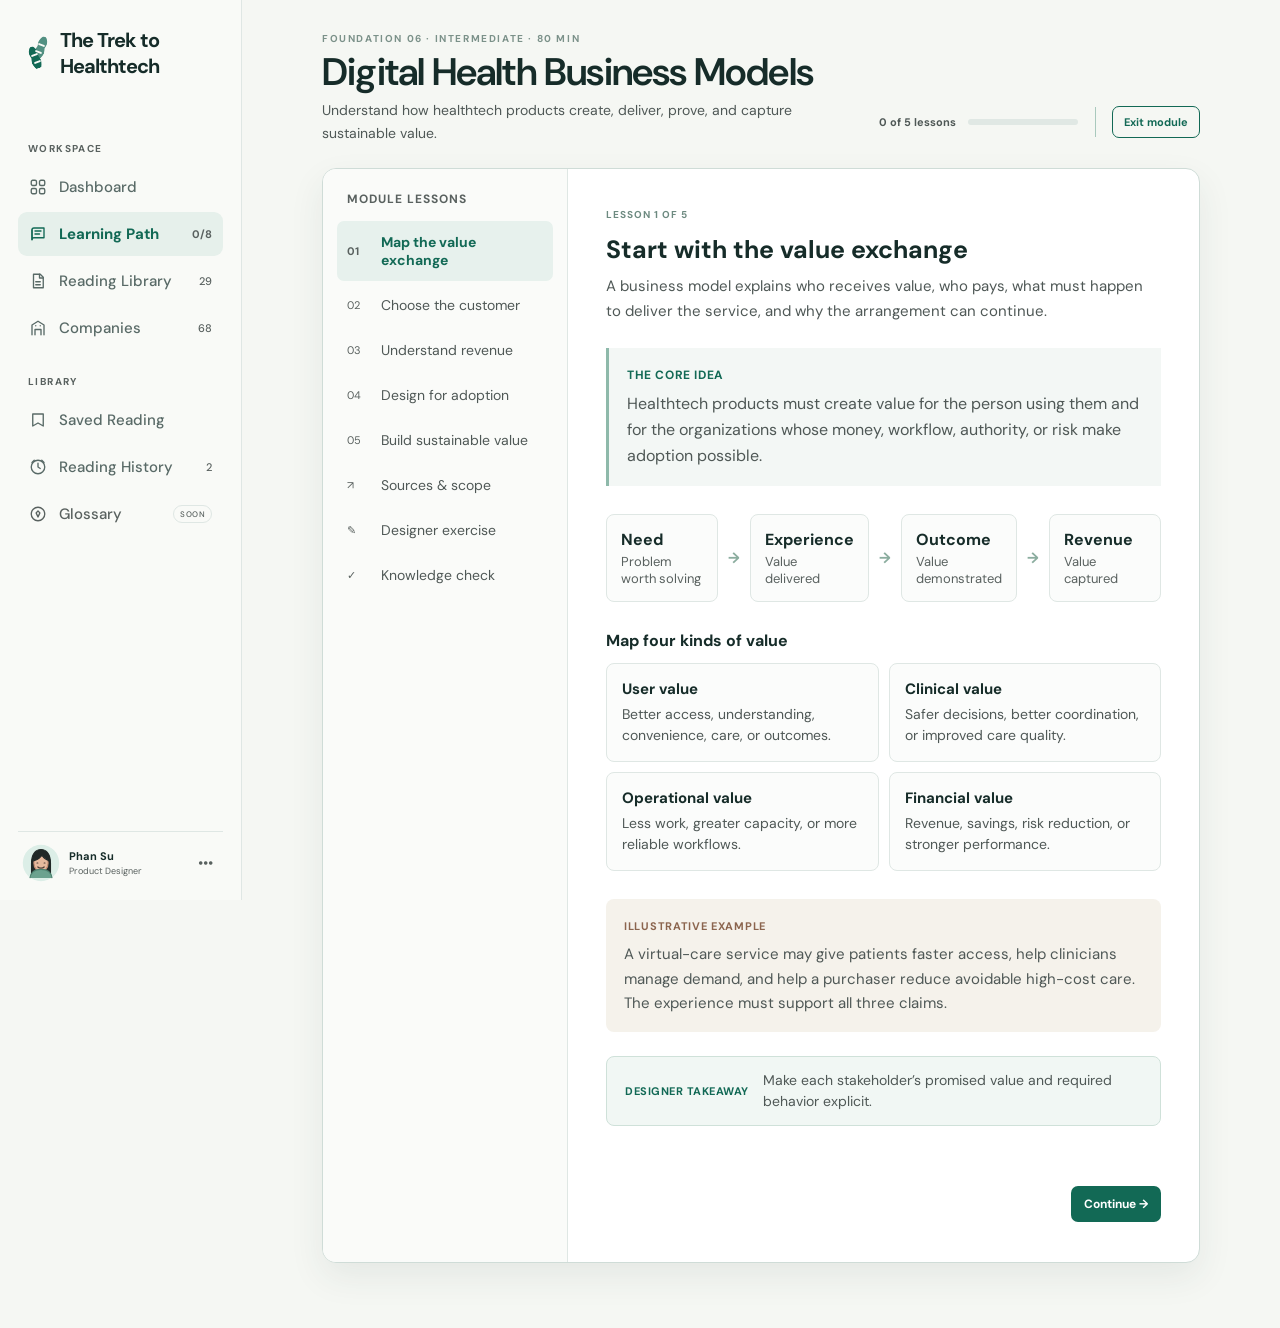
<file: business-models.html>
<!DOCTYPE html>
<html lang="en">
<head>
  <meta charset="UTF-8"><meta name="viewport" content="width=device-width, initial-scale=1.0">
  <title>Digital Health Business Models — The Trek to Healthtech</title>
  <link rel="preconnect" href="https://fonts.googleapis.com"><link rel="preconnect" href="https://fonts.gstatic.com" crossorigin>
  <link href="https://fonts.googleapis.com/css2?family=DM+Sans:wght@400;500;600;700&amp;display=swap" rel="stylesheet"><link rel="stylesheet" href="styles.css?v=20260615-1">
</head>
<body class="workspace-page module-workspace-page" data-active-page="learning" data-module-key="businessModels" data-content-version="1">
  <main class="module-page">
    <div class="module-page-intro"><p class="eyebrow">Foundation 06 · Intermediate · 80 min</p><h1>Digital Health Business Models</h1><div class="module-intro-row"><p>Understand how healthtech products create, deliver, prove, and capture sustainable value.</p><div class="module-workspace-bar"><div class="module-top-progress"><strong id="lessonProgressText">0 of 5 lessons</strong><div><span id="lessonProgressBar"></span></div></div><a class="exit-module" href="learning-path.html">Exit module</a></div></div></div>
    <div class="lesson-layout module-page-layout">
      <aside class="lesson-nav"><p>Module lessons</p><button class="lesson-tab active" data-lesson="lesson-1"><span>01</span>Map the value exchange</button><button class="lesson-tab" data-lesson="lesson-2"><span>02</span>Choose the customer</button><button class="lesson-tab" data-lesson="lesson-3"><span>03</span>Understand revenue</button><button class="lesson-tab" data-lesson="lesson-4"><span>04</span>Design for adoption</button><button class="lesson-tab" data-lesson="lesson-5"><span>05</span>Build sustainable value</button><button class="lesson-tab" data-lesson="sources"><span>↗</span>Sources &amp; scope</button><button class="lesson-tab" data-lesson="exercise"><span>✎</span>Designer exercise</button><button class="lesson-tab" data-lesson="knowledge-check"><span>✓</span>Knowledge check</button></aside>
      <div class="lesson-content">
        <article class="lesson-page active" id="lesson-1">
          <span class="lesson-kicker">Lesson 1 of 5</span><h3>Start with the value exchange</h3>
          <p class="lesson-lede">A business model explains who receives value, who pays, what must happen to deliver the service, and why the arrangement can continue.</p>
          <div class="lesson-callout"><strong>The core idea</strong><p>Healthtech products must create value for the person using them and for the organizations whose money, workflow, authority, or risk make adoption possible.</p></div>
          <div class="flow-diagram"><div><span>Need</span><small>Problem worth solving</small></div><b>→</b><div><span>Experience</span><small>Value delivered</small></div><b>→</b><div><span>Outcome</span><small>Value demonstrated</small></div><b>→</b><div><span>Revenue</span><small>Value captured</small></div></div>
          <div class="learning-block"><h4>Map four kinds of value</h4><div class="key-term-grid"><div><strong>User value</strong><span>Better access, understanding, convenience, care, or outcomes.</span></div><div><strong>Clinical value</strong><span>Safer decisions, better coordination, or improved care quality.</span></div><div><strong>Operational value</strong><span>Less work, greater capacity, or more reliable workflows.</span></div><div><strong>Financial value</strong><span>Revenue, savings, risk reduction, or stronger performance.</span></div></div></div>
          <div class="example-box"><span>Illustrative example</span><p>A virtual-care service may give patients faster access, help clinicians manage demand, and help a purchaser reduce avoidable high-cost care. The experience must support all three claims.</p></div>
          <div class="designer-takeaway"><strong>Designer takeaway</strong><span>Make each stakeholder’s promised value and required behavior explicit.</span></div>
          <button class="complete-lesson" data-complete="lesson-1">Continue →</button>
        </article>
        <article class="lesson-page" id="lesson-2">
          <span class="lesson-kicker">Lesson 2 of 5</span><h3>The user, customer, and payer may differ</h3>
          <p class="lesson-lede">Healthtech companies often serve one person, sell to another organization, and depend on a third party for reimbursement or distribution.</p>
          <div class="role-grid"><div><span>B2C</span><strong>Sell to individuals</strong><p>People choose and pay directly</p></div><div><span>B2B</span><strong>Sell to organizations</strong><p>Employers, providers, or other businesses buy</p></div><div><span>B2B2C</span><strong>Reach people through buyers</strong><p>An organization purchases access for members</p></div><div><span>Reimbursed care</span><strong>Payment follows care rules</strong><p>Coverage and claims affect revenue</p></div></div>
          <div class="learning-block"><h4>Every model changes the product</h4><p>A direct-to-consumer product must earn individual trust and willingness to pay. An employer-sponsored product must also support eligibility, reporting, procurement, and measurable buyer value. A reimbursed clinical service must fit documentation, coding, coverage, and care-delivery requirements.</p><p>These are not only sales decisions. They change onboarding, permissions, workflows, metrics, support, and the promises the product can responsibly make.</p></div>
          <div class="lesson-callout"><strong>Designer prompt</strong><p>Whose approval gets the product purchased, whose behavior makes it work, and who experiences the consequences when it fails?</p></div>
          <div class="designer-takeaway"><strong>Designer takeaway</strong><span>Design the full customer system, not only the end-user interface.</span></div>
          <button class="complete-lesson" data-complete="lesson-2">Continue →</button>
        </article>
        <article class="lesson-page" id="lesson-3">
          <span class="lesson-kicker">Lesson 3 of 5</span><h3>Revenue follows different rules</h3>
          <p class="lesson-lede">How a company earns revenue shapes which behaviors, evidence, and operations the product must support.</p>
          <div class="tension-list"><div><strong>Subscription</strong><span>Recurring access fee from an individual or organization</span></div><div><strong>Per member</strong><span>Payment based on the eligible or enrolled population</span></div><div><strong>Per service</strong><span>Payment tied to visits, tests, transactions, or other activity</span></div><div><strong>Performance</strong><span>Payment linked partly to outcomes, quality, savings, or risk</span></div></div>
          <div class="learning-block"><h4>Revenue incentives can shape experience</h4><p>Activity-based revenue may reward more transactions, while performance-based arrangements may reward prevention, coordination, and outcomes. Subscription models require sustained perceived value even when people use the product infrequently.</p><p>No model automatically produces good care. Teams should identify where financial incentives align with user outcomes and where they could create pressure, waste, exclusion, or unintended behavior.</p></div>
          <div class="example-box"><span>Illustrative example</span><p>A product paid per completed consultation may optimize appointment conversion. A product paid to improve population outcomes may invest more heavily in outreach, follow-up, and sustained engagement.</p></div>
          <div class="designer-takeaway"><strong>Designer takeaway</strong><span>Understand which product events create revenue and which create genuine value.</span></div>
          <button class="complete-lesson" data-complete="lesson-3">Continue →</button>
        </article>
        <article class="lesson-page" id="lesson-4">
          <span class="lesson-kicker">Lesson 4 of 5</span><h3>Adoption is part of the business model</h3>
          <p class="lesson-lede">A product creates no value if buyers approve it but people cannot discover, trust, adopt, or integrate it into real work.</p>
          <div class="setting-grid"><div><strong>Acquire</strong><span>Reach the right buyer and users</span></div><div><strong>Activate</strong><span>Help people reach first value</span></div><div><strong>Integrate</strong><span>Fit workflows, systems, and responsibilities</span></div><div><strong>Retain</strong><span>Continue delivering credible value</span></div></div>
          <div class="learning-block"><h4>Go-to-market creates product requirements</h4><p>Enterprise products may need configurable workflows, security reviews, implementation support, integrations, training, and reporting. Consumer products may need understandable pricing, low-friction onboarding, ongoing engagement, and support for cancellations or changing needs.</p><p>Measure the entire adoption funnel. A strong signup rate can hide poor clinical follow-through, low benefit utilization, implementation delays, or burdens shifted to frontline teams.</p></div>
          <div class="designer-takeaway"><strong>Designer takeaway</strong><span>Treat discovery, implementation, and ongoing operations as parts of the product experience.</span></div>
          <button class="complete-lesson" data-complete="lesson-4">Continue →</button>
        </article>
        <article class="lesson-page" id="lesson-5">
          <span class="lesson-kicker">Lesson 5 of 5</span><h3>Sustainable value requires proof and operations</h3>
          <p class="lesson-lede">A compelling interface is only one part of a viable healthtech product. The organization must reliably deliver, measure, and improve the promised outcome.</p>
          <div class="learning-block"><h4>Test the operating model</h4><div class="key-term-grid"><div><strong>Capability</strong><span>What people, licenses, systems, and partnerships are required?</span></div><div><strong>Cost</strong><span>What work and infrastructure grow with usage?</span></div><div><strong>Evidence</strong><span>What proves value to users, buyers, and payers?</span></div><div><strong>Risk</strong><span>What safety, regulatory, financial, or reputational exposure exists?</span></div></div></div>
          <div class="learning-block"><h4>Watch for value extraction</h4><p>A business can grow while creating burden elsewhere: unpaid patient work, extra clinician documentation, inaccessible enrollment, or narrow metrics that exclude complex cases. Sustainable models account for who performs the work and who receives the benefit.</p></div>
          <div class="lesson-callout"><strong>Design principle</strong><p>The strongest healthtech business models align a useful experience, responsible operations, measurable outcomes, and a credible reason to pay.</p></div>
          <div class="designer-takeaway"><strong>Designer takeaway</strong><span>Design experiences that make sustainable value creation possible and visible.</span></div>
          <button class="complete-lesson" data-complete="lesson-5">Mark lesson complete →</button>
        </article>
        <article class="lesson-page" id="sources"><span class="lesson-kicker">Authoritative references</span><h3>Sources and scope</h3><p class="lesson-lede">Business models vary by market, contract, care setting, regulation, and payment arrangement. This module provides a product-design framework rather than financial advice.</p><div class="learning-block"><h4>Primary references</h4><p><a href="https://www.cms.gov/priorities/innovation/about" target="_blank" rel="noopener">CMS Innovation Center — About the Innovation Center</a></p><p><a href="https://www.cms.gov/medicare/payment/fee-schedules" target="_blank" rel="noopener">CMS — Medicare Fee Schedules</a></p><p><a href="https://www.cms.gov/medicare/payment/prospective-payment-systems" target="_blank" rel="noopener">CMS — Prospective Payment Systems</a></p><p><a href="https://www.fda.gov/medical-devices/digital-health-center-excellence/what-digital-health" target="_blank" rel="noopener">FDA — What is Digital Health?</a></p></div><div class="lesson-callout"><strong>Scope note</strong><p>Validate real business-model assumptions with qualified financial, legal, regulatory, clinical, reimbursement, and operational partners.</p></div></article>
        <article class="lesson-page" id="exercise"><span class="lesson-kicker">Product designer exercise</span><h3>Map a digital health business model</h3><p class="lesson-lede">Choose one product and connect its user experience to its customer, revenue, adoption, evidence, and operating model.</p><div class="lesson-callout"><strong>How to approach it</strong><p>Use a specific use case rather than describing the entire company.</p></div><div class="exercise-form"><label>Product and use case<input type="text" placeholder="Example: Employer-sponsored virtual musculoskeletal care"></label><label>Users, buyers, and payers<textarea placeholder="Who uses, chooses, purchases, distributes, and pays for it?"></textarea></label><label>Value exchange<textarea placeholder="What value does each stakeholder receive, and what must each do?"></textarea></label><label>Revenue and incentives<textarea placeholder="How does revenue occur, and where do incentives align or conflict?"></textarea></label><label>Adoption and operations<textarea placeholder="What must happen from purchase through ongoing delivery?"></textarea></label><label>Evidence and risk<textarea placeholder="What proves value, and what harms or unintended consequences should be monitored?"></textarea></label></div><button class="save-exercise">Save exercise notes</button></article>
        <article class="lesson-page" id="knowledge-check"><span class="lesson-kicker">Knowledge check</span><h3>Check your business-model understanding</h3><p class="lesson-lede">Answer all five questions correctly to complete the module.</p><div class="quiz"><fieldset data-answer="exchange"><legend>1. What does a business model explain?</legend><label><input type="radio" name="q1" value="colors"> Only visual branding</label><label><input type="radio" name="q1" value="exchange"> How value is created, delivered, proven, and captured</label><label><input type="radio" name="q1" value="feature"> Only the feature list</label></fieldset><fieldset data-answer="different"><legend>2. Why map users, customers, and payers separately?</legend><label><input type="radio" name="q2" value="same"> They are always the same</label><label><input type="radio" name="q2" value="different"> They may have different needs and authority</label><label><input type="radio" name="q2" value="ignore"> Only users matter</label></fieldset><fieldset data-answer="incentives"><legend>3. Why should designers understand revenue mechanics?</legend><label><input type="radio" name="q3" value="incentives"> They shape incentives and product behavior</label><label><input type="radio" name="q3" value="none"> They never affect product decisions</label><label><input type="radio" name="q3" value="logo"> They determine the logo</label></fieldset><fieldset data-answer="adoption"><legend>4. What is part of product adoption?</legend><label><input type="radio" name="q4" value="signup"> Signup alone</label><label><input type="radio" name="q4" value="adoption"> Discovery, activation, integration, and retention</label><label><input type="radio" name="q4" value="sales"> Sales approval alone</label></fieldset><fieldset data-answer="aligned"><legend>5. What supports a sustainable healthtech model?</legend><label><input type="radio" name="q5" value="growth"> Growth at any cost</label><label><input type="radio" name="q5" value="aligned"> Aligned experience, operations, outcomes, and payment</label><label><input type="radio" name="q5" value="interface"> An interface without operations</label></fieldset></div><button class="submit-quiz">Submit knowledge check</button><p class="quiz-result" id="quizResult"></p></article>
      </div>
    </div>
  </main>
  <div class="toast" id="toast">Progress saved.</div><script src="app-shell.js?v=20260615-1"></script><script src="foundation-module.js?v=20260615-1"></script>
</body>
</html>
</file>
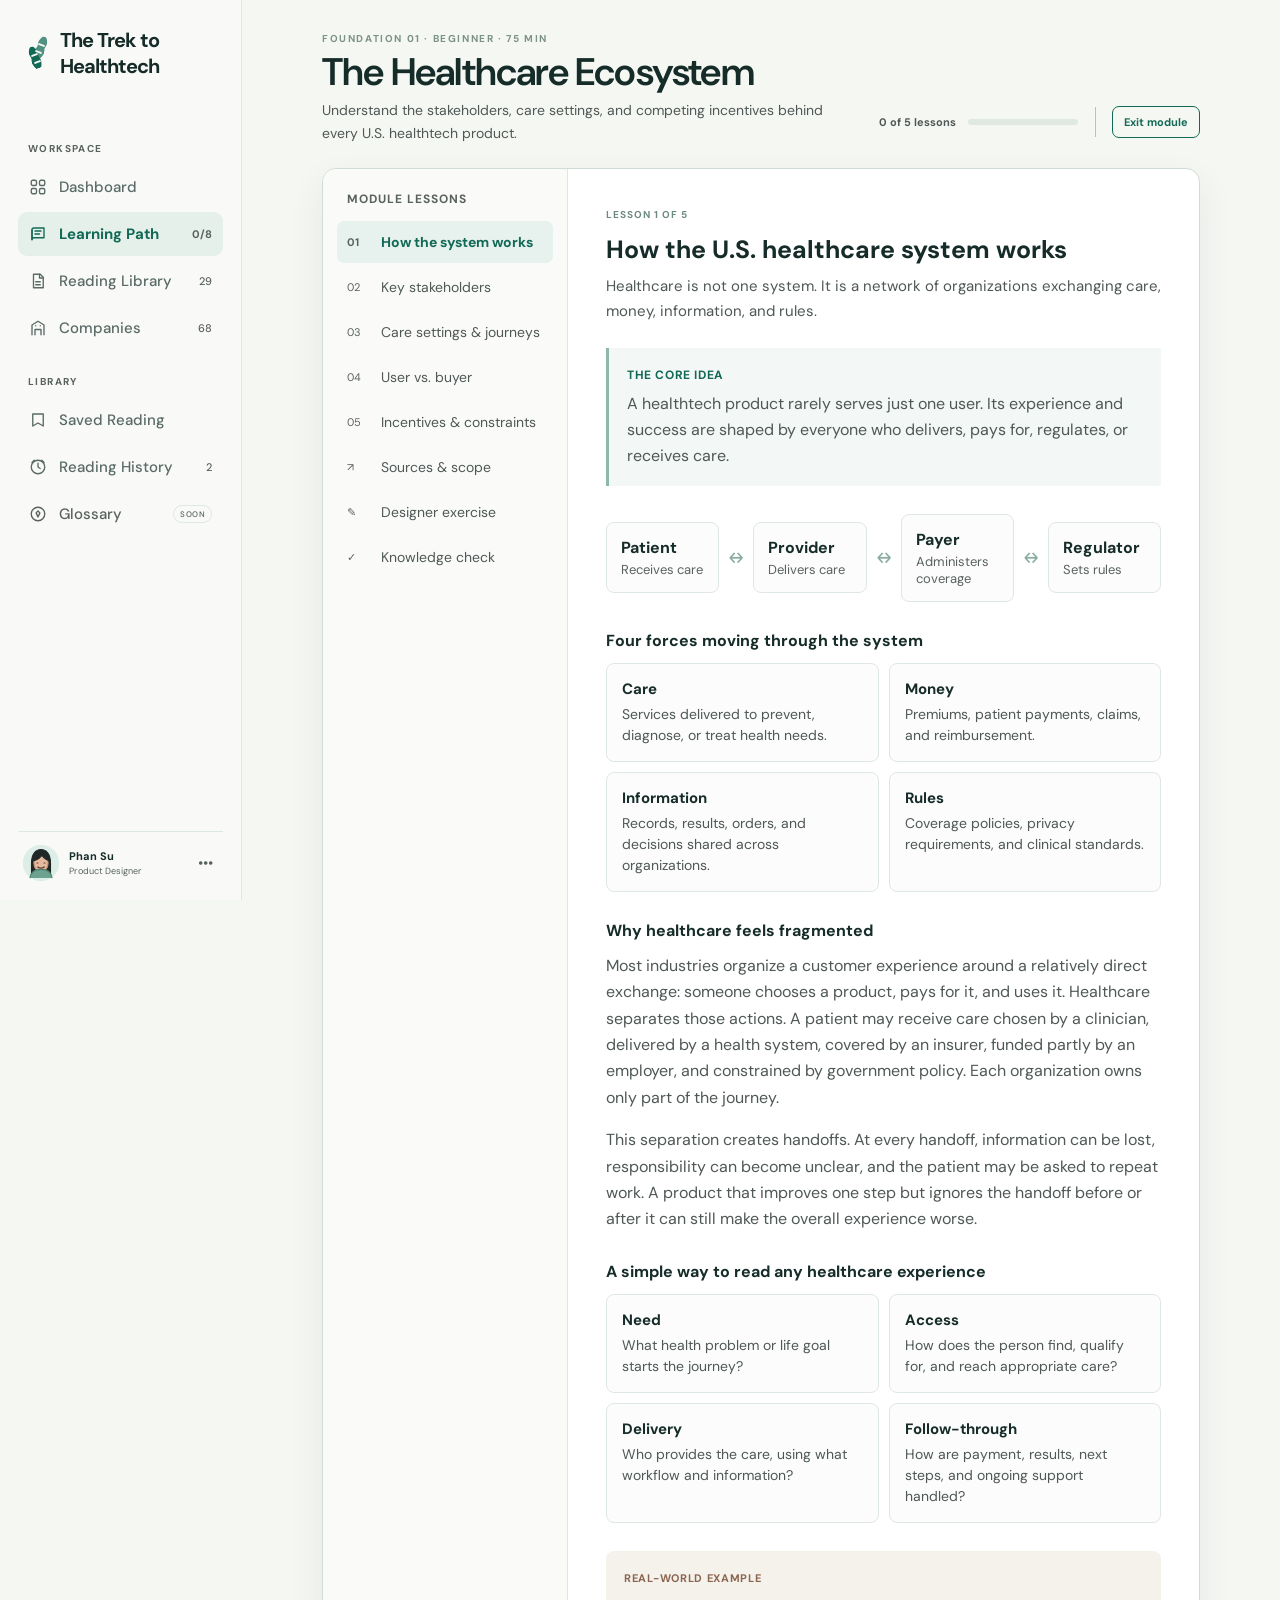
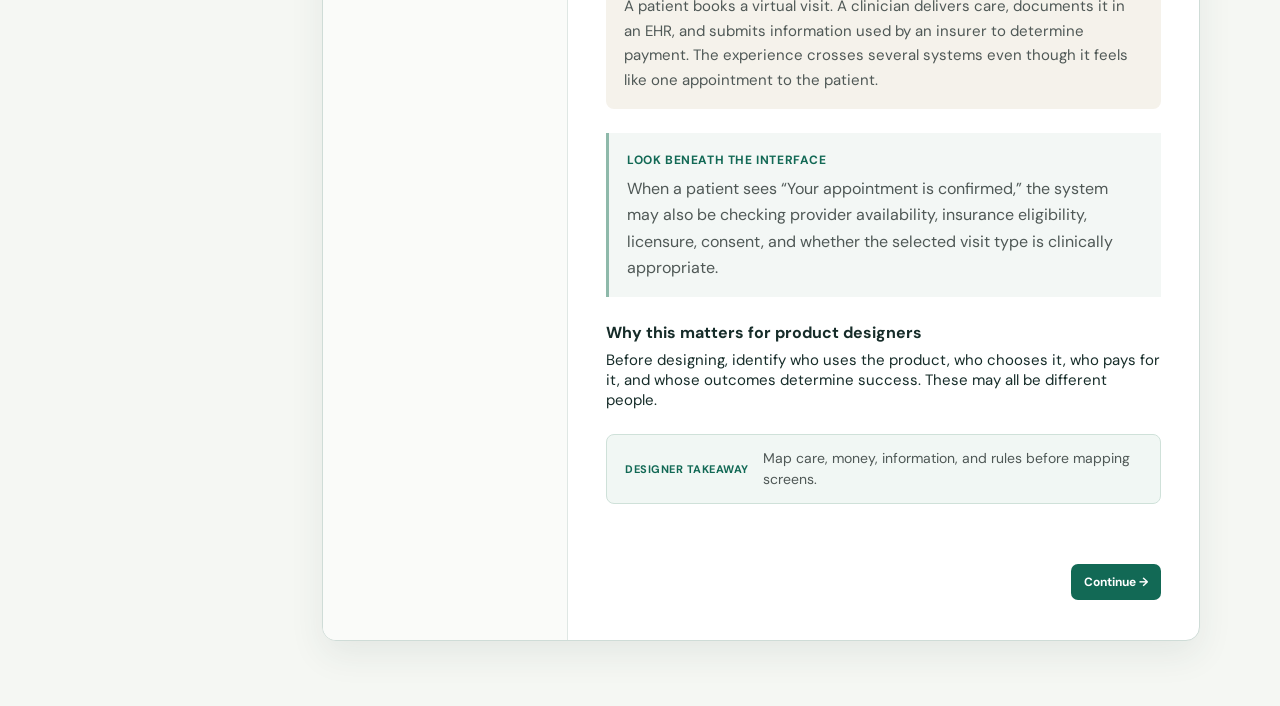
<file: ecosystem.html>
<!DOCTYPE html>
<html lang="en">
<head>
  <meta charset="UTF-8">
  <meta name="viewport" content="width=device-width, initial-scale=1.0">
  <title>The Healthcare Ecosystem — The Trek to Healthtech</title>
  <link rel="preconnect" href="https://fonts.googleapis.com">
  <link rel="preconnect" href="https://fonts.gstatic.com" crossorigin>
  <link href="https://fonts.googleapis.com/css2?family=DM+Sans:wght@400;500;600;700&display=swap" rel="stylesheet">
  <link rel="stylesheet" href="styles.css?v=20260615-1">
</head>
<body class="workspace-page module-workspace-page" data-active-page="learning">
  <main class="module-page">
    <div class="module-page-intro">
      <p class="eyebrow">Foundation 01 · Beginner · 75 min</p>
      <h1>The Healthcare Ecosystem</h1>
      <div class="module-intro-row"><p>Understand the stakeholders, care settings, and competing incentives behind every U.S. healthtech product.</p><div class="module-workspace-bar"><div class="module-top-progress"><strong id="lessonProgressText">0 of 5 lessons</strong><div><span id="lessonProgressBar"></span></div></div><a class="exit-module" href="learning-path.html">Exit module</a></div></div>
    </div>

    <div class="lesson-layout module-page-layout">
      <aside class="lesson-nav">
        <p>Module lessons</p>
        <button class="lesson-tab active" data-lesson="lesson-1"><span>01</span>How the system works</button>
        <button class="lesson-tab" data-lesson="lesson-2"><span>02</span>Key stakeholders</button>
        <button class="lesson-tab" data-lesson="lesson-3"><span>03</span>Care settings &amp; journeys</button>
        <button class="lesson-tab" data-lesson="lesson-4"><span>04</span>User vs. buyer</button>
        <button class="lesson-tab" data-lesson="lesson-5"><span>05</span>Incentives &amp; constraints</button>
        <button class="lesson-tab" data-lesson="sources"><span>↗</span>Sources &amp; scope</button>
        <button class="lesson-tab" data-lesson="exercise"><span>✎</span>Designer exercise</button>
        <button class="lesson-tab" data-lesson="knowledge-check"><span>✓</span>Knowledge check</button>
      </aside>

      <div class="lesson-content">
        <article class="lesson-page active" id="lesson-1">
          <span class="lesson-kicker">Lesson 1 of 5</span>
          <h3>How the U.S. healthcare system works</h3>
          <p class="lesson-lede">Healthcare is not one system. It is a network of organizations exchanging care, money, information, and rules.</p>
          <div class="lesson-callout"><strong>The core idea</strong><p>A healthtech product rarely serves just one user. Its experience and success are shaped by everyone who delivers, pays for, regulates, or receives care.</p></div>
          <div class="flow-diagram"><div><span>Patient</span><small>Receives care</small></div><b>↔</b><div><span>Provider</span><small>Delivers care</small></div><b>↔</b><div><span>Payer</span><small>Administers coverage</small></div><b>↔</b><div><span>Regulator</span><small>Sets rules</small></div></div>
          <div class="learning-block"><h4>Four forces moving through the system</h4><div class="key-term-grid"><div><strong>Care</strong><span>Services delivered to prevent, diagnose, or treat health needs.</span></div><div><strong>Money</strong><span>Premiums, patient payments, claims, and reimbursement.</span></div><div><strong>Information</strong><span>Records, results, orders, and decisions shared across organizations.</span></div><div><strong>Rules</strong><span>Coverage policies, privacy requirements, and clinical standards.</span></div></div></div>
          <div class="learning-block">
            <h4>Why healthcare feels fragmented</h4>
            <p>Most industries organize a customer experience around a relatively direct exchange: someone chooses a product, pays for it, and uses it. Healthcare separates those actions. A patient may receive care chosen by a clinician, delivered by a health system, covered by an insurer, funded partly by an employer, and constrained by government policy. Each organization owns only part of the journey.</p>
            <p>This separation creates handoffs. At every handoff, information can be lost, responsibility can become unclear, and the patient may be asked to repeat work. A product that improves one step but ignores the handoff before or after it can still make the overall experience worse.</p>
          </div>
          <div class="learning-block"><h4>A simple way to read any healthcare experience</h4><div class="key-term-grid"><div><strong>Need</strong><span>What health problem or life goal starts the journey?</span></div><div><strong>Access</strong><span>How does the person find, qualify for, and reach appropriate care?</span></div><div><strong>Delivery</strong><span>Who provides the care, using what workflow and information?</span></div><div><strong>Follow-through</strong><span>How are payment, results, next steps, and ongoing support handled?</span></div></div></div>
          <div class="example-box"><span>Real-world example</span><p>A patient books a virtual visit. A clinician delivers care, documents it in an EHR, and submits information used by an insurer to determine payment. The experience crosses several systems even though it feels like one appointment to the patient.</p></div>
          <div class="lesson-callout"><strong>Look beneath the interface</strong><p>When a patient sees “Your appointment is confirmed,” the system may also be checking provider availability, insurance eligibility, licensure, consent, and whether the selected visit type is clinically appropriate.</p></div>
          <h4>Why this matters for product designers</h4>
          <p>Before designing, identify who uses the product, who chooses it, who pays for it, and whose outcomes determine success. These may all be different people.</p>
          <div class="designer-takeaway"><strong>Designer takeaway</strong><span>Map care, money, information, and rules before mapping screens.</span></div>
          <button class="complete-lesson" data-complete="lesson-1">Continue →</button>
        </article>

        <article class="lesson-page" id="lesson-2">
          <span class="lesson-kicker">Lesson 2 of 5</span>
          <h3>Meet the key stakeholders</h3>
          <p class="lesson-lede">Select each stakeholder to understand their goals, pressures, and influence on the product experience.</p>
          <div class="stakeholder-map">
            <div class="stakeholder-buttons"><button class="stakeholder active" data-stakeholder="patients">Patients</button><button class="stakeholder" data-stakeholder="providers">Providers</button><button class="stakeholder" data-stakeholder="payers">Payers</button><button class="stakeholder" data-stakeholder="employers">Employers</button><button class="stakeholder" data-stakeholder="regulators">Regulators</button></div>
            <div class="stakeholder-detail" id="stakeholderDetail"><span>Patients</span><h4>Need understandable, affordable, and accessible care</h4><p>Patients navigate symptoms, appointments, costs, treatment, and follow-up while often feeling vulnerable or uncertain.</p><strong>Design focus: clarity, trust, access, and agency</strong></div>
          </div>
          <div class="learning-block"><h4>Stakeholders influence different parts of the product</h4><div class="key-term-grid"><div><strong>Patient</strong><span>Experiences care and its outcomes.</span></div><div><strong>Provider</strong><span>Delivers care and creates clinical information.</span></div><div><strong>Payer</strong><span>Administers coverage and processes eligible claims; the payer may or may not bear the financial risk.</span></div><div><strong>Purchaser</strong><span>Chooses or funds benefits, often an employer or government.</span></div></div></div>
          <div class="learning-block">
            <h4>Stakeholder groups are not monoliths</h4>
            <p>“Provider” can mean a physician making a diagnosis, a nurse coordinating care, a medical assistant preparing a visit, or an administrator scheduling appointments. “Patient” can mean the person receiving care, a parent managing a child’s care, or a caregiver supporting an older adult. Their access, authority, expertise, and goals differ.</p>
            <p>Research should identify the specific role, task, and context instead of relying on a broad stakeholder label. A workflow that saves a physician time might quietly add work for a nurse or front-desk team.</p>
          </div>
          <div class="learning-block"><h4>Questions to ask about every stakeholder</h4><div class="key-term-grid"><div><strong>Goal</strong><span>What outcome are they trying to create or avoid?</span></div><div><strong>Influence</strong><span>Can they choose, block, pay for, or stop using the product?</span></div><div><strong>Burden</strong><span>What new work, risk, or behavior does the product ask of them?</span></div><div><strong>Evidence</strong><span>What proof will convince them the product is valuable?</span></div></div></div>
          <div class="example-box"><span>Real-world example</span><p>A therapy platform may be used by patients, purchased by employers, clinically supported by therapists, and evaluated by health plans. Each audience has a different definition of success.</p></div>
          <div class="designer-takeaway"><strong>Designer takeaway</strong><span>Research the people who influence adoption, not only the person touching the interface.</span></div>
          <button class="complete-lesson" data-complete="lesson-2">Continue →</button>
        </article>

        <article class="lesson-page" id="lesson-3">
          <span class="lesson-kicker">Lesson 3 of 5</span><h3>Care settings shape the experience</h3>
          <p class="lesson-lede">The same person may move through multiple settings, each with different workflows, urgency, and information needs.</p>
          <div class="setting-grid"><div><strong>Home</strong><span>Self-management, monitoring, virtual care</span></div><div><strong>Primary care</strong><span>Prevention, diagnosis, coordination</span></div><div><strong>Specialty care</strong><span>Complex conditions and treatment</span></div><div><strong>Hospital</strong><span>Acute, high-risk, team-based care</span></div></div>
          <div class="learning-block"><h4>Context changes design needs</h4><div class="key-term-grid"><div><strong>Urgency</strong><span>How quickly someone needs to understand and act.</span></div><div><strong>Continuity</strong><span>How information follows a person across care settings.</span></div><div><strong>Capacity</strong><span>The time, attention, and resources available to deliver care.</span></div><div><strong>Acuity</strong><span>The severity and complexity of a patient’s condition.</span></div></div></div>
          <div class="learning-block">
            <h4>Care is a journey, not a single encounter</h4>
            <p>A typical journey may include noticing a symptom, deciding whether to seek help, finding an available provider, confirming coverage, preparing for a visit, receiving care, completing treatment, and monitoring the result. Patients often experience these steps as one continuous problem even when separate organizations own them.</p>
            <p>The moments between encounters are especially important. Someone may need to understand test results, obtain medication, schedule a referral, or know when a symptom requires urgent help. These transitions are where unclear ownership and missing information frequently cause delays.</p>
          </div>
          <div class="learning-block"><h4>Common care transitions to investigate</h4><div class="key-term-grid"><div><strong>Home to care</strong><span>Recognizing a need and finding the right level of help.</span></div><div><strong>Generalist to specialist</strong><span>Transferring context, referrals, and responsibility.</span></div><div><strong>Hospital to home</strong><span>Understanding medications, warning signs, and follow-up.</span></div><div><strong>Visit to ongoing care</strong><span>Turning a care plan into sustainable daily action.</span></div></div></div>
          <div class="example-box"><span>Real-world example</span><p>A symptom questionnaire completed calmly at home may become a concise triage summary for a busy nurse and an urgent alert for an emergency care team. One set of information serves different contexts.</p></div>
          <div class="lesson-callout"><strong>Designer prompt</strong><p>What happens before and after someone touches your product? The surrounding journey often determines whether the experience works.</p></div>
          <div class="designer-takeaway"><strong>Designer takeaway</strong><span>Design for the transitions between settings, not only isolated moments.</span></div>
          <button class="complete-lesson" data-complete="lesson-3">Continue →</button>
        </article>

        <article class="lesson-page" id="lesson-4">
          <span class="lesson-kicker">Lesson 4 of 5</span><h3>The user is not always the buyer</h3>
          <p class="lesson-lede">Healthcare products often succeed by meeting the needs of several audiences at once.</p>
          <div class="role-grid"><div><span>User</span><strong>Uses the product</strong><p>A clinician documenting a visit</p></div><div><span>Buyer</span><strong>Approves the purchase</strong><p>A health system executive</p></div><div><span>Beneficiary</span><strong>Receives the outcome</strong><p>A patient receiving care</p></div><div><span>Decision-maker</span><strong>Influences adoption</strong><p>An IT or compliance leader</p></div></div>
          <div class="learning-block"><h4>Why products must create layered value</h4><p>A product may need to save a clinician time, improve a patient outcome, meet an IT security requirement, and demonstrate financial value to an executive. If one critical audience is ignored, adoption can stall.</p></div>
          <div class="learning-block"><h4>Adoption is a chain of decisions</h4><div class="key-term-grid"><div><strong>Choose</strong><span>A buyer believes the problem is important enough to fund.</span></div><div><strong>Approve</strong><span>Clinical, legal, security, and operational leaders accept the risk.</span></div><div><strong>Implement</strong><span>Teams connect the product to real workflows and systems.</span></div><div><strong>Use</strong><span>People repeatedly find the product worthwhile in practice.</span></div></div></div>
          <div class="learning-block">
            <h4>Value must be translated for each audience</h4>
            <p>“Better patient experience” may be meaningful but too broad to support a purchase. A patient may value getting an answer sooner. A clinician may value fewer avoidable messages. An operations leader may value shorter wait times. A buyer may value retention or lower cost. These benefits can describe the same product, but each needs evidence appropriate to the audience.</p>
          </div>
          <div class="example-box"><span>Real-world example</span><p>An AI documentation tool is used by clinicians, purchased by a health system, reviewed by security and compliance teams, and ultimately intended to improve the patient-clinician interaction.</p></div>
          <div class="designer-takeaway"><strong>Designer takeaway</strong><span>Create a value proposition and success metric for every critical audience.</span></div>
          <button class="complete-lesson" data-complete="lesson-4">Continue →</button>
        </article>

        <article class="lesson-page" id="lesson-5">
          <span class="lesson-kicker">Lesson 5 of 5</span><h3>Incentives create design constraints</h3>
          <p class="lesson-lede">Every stakeholder defines value differently, creating tensions the product must navigate.</p>
          <div class="tension-list"><div><strong>Patient</strong><span>Wants affordable, convenient, high-quality care</span></div><div><strong>Provider</strong><span>Wants better outcomes with less administrative burden</span></div><div><strong>Payer</strong><span>Wants necessary care delivered at a sustainable cost</span></div><div><strong>Regulator</strong><span>Wants safety, privacy, access, and accountability</span></div></div>
          <div class="learning-block"><h4>Common ecosystem tensions</h4><div class="key-term-grid"><div><strong>Access vs. capacity</strong><span>More demand can overwhelm limited care teams.</span></div><div><strong>Convenience vs. safety</strong><span>Faster flows may require thoughtful safeguards.</span></div><div><strong>Personalization vs. privacy</strong><span>Useful experiences often require sensitive data.</span></div><div><strong>Quality vs. cost</strong><span>Better outcomes must be financially sustainable.</span></div></div></div>
          <div class="learning-block">
            <h4>Constraints are part of the design material</h4>
            <p>Healthcare constraints are not simply obstacles added after a design is finished. Staffing levels, reimbursement rules, clinical evidence, privacy expectations, and operational capacity shape what the product can responsibly promise. Understanding them early helps a team find solutions that can survive real-world use.</p>
            <p>For example, a product might make it easy for patients to send messages at any time. That improves access, but without clear response expectations, routing rules, and staffing capacity, it can create unsafe delays and overwhelm clinicians.</p>
          </div>
          <div class="learning-block"><h4>A practical tradeoff framework</h4><div class="key-term-grid"><div><strong>Name the tension</strong><span>State which valuable goals are competing.</span></div><div><strong>Identify risk</strong><span>Clarify who may be harmed and how seriously.</span></div><div><strong>Set a principle</strong><span>Decide what must remain true in every solution.</span></div><div><strong>Measure both sides</strong><span>Track whether improving one goal damages another.</span></div></div></div>
          <div class="example-box"><span>Real-world example</span><p>Removing appointment friction may increase access, but it can also create no-shows or route people to the wrong level of care. Good design considers both the patient experience and system capacity.</p></div>
          <div class="lesson-callout"><strong>Design principle</strong><p>A strong healthtech experience does not eliminate every tension. It makes tradeoffs understandable and aligns incentives where possible.</p></div>
          <div class="designer-takeaway"><strong>Designer takeaway</strong><span>Name the tradeoff explicitly and decide whose needs take priority in each moment.</span></div>
          <button class="complete-lesson" data-complete="lesson-5">Mark lesson complete →</button>
        </article>

        <article class="lesson-page" id="sources">
          <span class="lesson-kicker">Authoritative references</span><h3>Sources and scope</h3>
          <p class="lesson-lede">This module is an educational synthesis of how U.S. healthcare stakeholders, care coordination, and payment incentives affect product design.</p>
          <div class="learning-block"><h4>Primary references</h4><p><a href="https://www.ahrq.gov/ncepcr/care/coordination.html" target="_blank" rel="noopener">AHRQ — Care Coordination</a></p><p><a href="https://www.cms.gov/priorities/innovation/key-concepts/value-based-care" target="_blank" rel="noopener">CMS — Value-Based Care and Care Coordination</a></p><p><a href="https://healthit.gov/interoperability/" target="_blank" rel="noopener">ONC — Health IT Interoperability</a></p></div>
          <div class="lesson-callout"><strong>Scope note</strong><p>Stakeholder roles, incentives, and workflows vary by organization, care setting, contract, state, and patient population. Examples illustrate common patterns rather than universal rules.</p></div>
        </article>

        <article class="lesson-page" id="exercise">
          <span class="lesson-kicker">Product designer exercise</span><h3>Map a healthtech product</h3>
          <p class="lesson-lede">Choose a healthtech product and build a concise ecosystem map. Focus on the relationships that shape whether the product can create value in practice.</p>
          <div class="lesson-callout"><strong>How to approach it</strong><p>Start with one specific use case rather than the entire company. For example: “A patient uses Headway to find an in-network therapist and book a first visit.”</p></div>
          <div class="exercise-form"><label>Product and specific use case<input type="text" placeholder="Example: Headway — booking a first therapy visit"></label><label>Primary user and desired outcome<textarea placeholder="Who directly uses it? What are they trying to accomplish, and what makes the situation difficult?"></textarea></label><label>Other people involved<textarea placeholder="Who delivers care, supports the workflow, receives the outcome, or is affected by it?"></textarea></label><label>Buyer, payer, and decision-makers<textarea placeholder="Who purchases, funds, approves, regulates, or can block adoption?"></textarea></label><label>Care, money, information, and rules<textarea placeholder="What moves through this experience? Where are the most important handoffs?"></textarea></label><label>Competing incentives and constraints<textarea placeholder="Where might stakeholder goals conflict? What capacity, safety, privacy, or payment constraints matter?"></textarea></label><label>Design opportunity<textarea placeholder="What could the product improve without shifting unreasonable burden or risk to another stakeholder?"></textarea></label></div>
          <button class="save-exercise">Save exercise notes</button>
        </article>

        <article class="lesson-page" id="knowledge-check">
          <span class="lesson-kicker">Knowledge check</span><h3>Check your ecosystem understanding</h3>
          <p class="lesson-lede">Answer all five questions correctly to complete the module.</p>
          <div class="quiz"><fieldset data-answer="buyer"><legend>1. Who typically approves or purchases a healthtech product?</legend><label><input type="radio" name="q1" value="user"> The user</label><label><input type="radio" name="q1" value="buyer"> The buyer</label><label><input type="radio" name="q1" value="beneficiary"> The beneficiary</label></fieldset><fieldset data-answer="multiple"><legend>2. Why must designers understand multiple stakeholders?</legend><label><input type="radio" name="q2" value="visual"> To select visual styles</label><label><input type="radio" name="q2" value="multiple"> Different stakeholders shape adoption and success</label><label><input type="radio" name="q2" value="avoid"> To avoid speaking with users</label></fieldset><fieldset data-answer="journey"><legend>3. Why should designers study care settings?</legend><label><input type="radio" name="q3" value="journey"> Context and workflows change across the care journey</label><label><input type="radio" name="q3" value="same"> Every setting works the same way</label><label><input type="radio" name="q3" value="brand"> Settings determine brand colors</label></fieldset><fieldset data-answer="layers"><legend>4. Why do healthtech products need layered value?</legend><label><input type="radio" name="q4" value="layers"> Critical audiences have different needs and success measures</label><label><input type="radio" name="q4" value="same"> Every stakeholder wants the same thing</label><label><input type="radio" name="q4" value="visual"> It improves visual hierarchy</label></fieldset><fieldset data-answer="tradeoff"><legend>5. What should designers do with ecosystem tensions?</legend><label><input type="radio" name="q5" value="ignore"> Ignore them</label><label><input type="radio" name="q5" value="tradeoff"> Make tradeoffs explicit and prioritize thoughtfully</label><label><input type="radio" name="q5" value="remove"> Always remove all friction</label></fieldset></div>
          <button class="submit-quiz">Submit knowledge check</button><p class="quiz-result" id="quizResult"></p>
        </article>
      </div>
    </div>
  </main>
  <div class="toast" id="toast">Progress saved.</div>
  <script src="app-shell.js?v=20260615-1"></script><script src="module.js?v=20260615-1"></script>
</body>
</html>
</file>
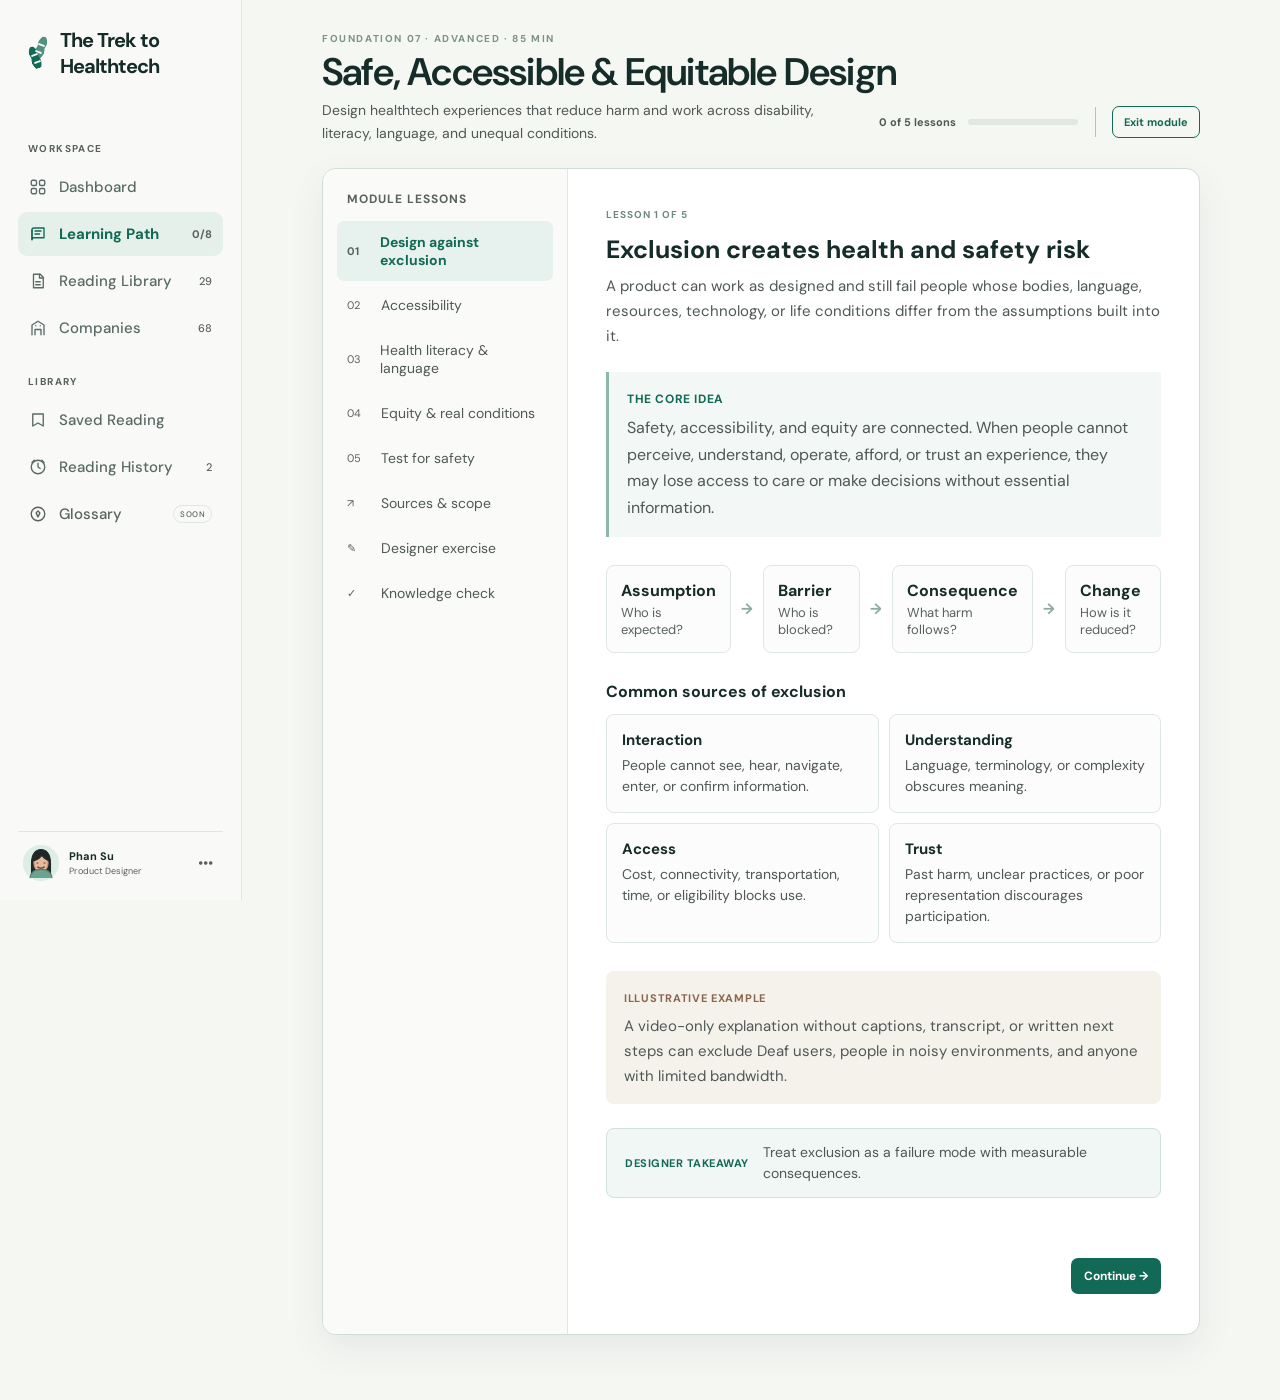
<file: equitable-design.html>
<!DOCTYPE html>
<html lang="en">
<head>
  <meta charset="UTF-8"><meta name="viewport" content="width=device-width, initial-scale=1.0">
  <title>Safe, Accessible &amp; Equitable Design — The Trek to Healthtech</title>
  <link rel="preconnect" href="https://fonts.googleapis.com"><link rel="preconnect" href="https://fonts.gstatic.com" crossorigin>
  <link href="https://fonts.googleapis.com/css2?family=DM+Sans:wght@400;500;600;700&amp;display=swap" rel="stylesheet"><link rel="stylesheet" href="styles.css?v=20260615-1">
</head>
<body class="workspace-page module-workspace-page" data-active-page="learning" data-module-key="equitableDesign" data-content-version="1">
  <main class="module-page">
    <div class="module-page-intro"><p class="eyebrow">Foundation 07 · Advanced · 85 min</p><h1>Safe, Accessible &amp; Equitable Design</h1><div class="module-intro-row"><p>Design healthtech experiences that reduce harm and work across disability, literacy, language, and unequal conditions.</p><div class="module-workspace-bar"><div class="module-top-progress"><strong id="lessonProgressText">0 of 5 lessons</strong><div><span id="lessonProgressBar"></span></div></div><a class="exit-module" href="learning-path.html">Exit module</a></div></div></div>
    <div class="lesson-layout module-page-layout">
      <aside class="lesson-nav"><p>Module lessons</p><button class="lesson-tab active" data-lesson="lesson-1"><span>01</span>Design against exclusion</button><button class="lesson-tab" data-lesson="lesson-2"><span>02</span>Accessibility</button><button class="lesson-tab" data-lesson="lesson-3"><span>03</span>Health literacy &amp; language</button><button class="lesson-tab" data-lesson="lesson-4"><span>04</span>Equity &amp; real conditions</button><button class="lesson-tab" data-lesson="lesson-5"><span>05</span>Test for safety</button><button class="lesson-tab" data-lesson="sources"><span>↗</span>Sources &amp; scope</button><button class="lesson-tab" data-lesson="exercise"><span>✎</span>Designer exercise</button><button class="lesson-tab" data-lesson="knowledge-check"><span>✓</span>Knowledge check</button></aside>
      <div class="lesson-content">
        <article class="lesson-page active" id="lesson-1">
          <span class="lesson-kicker">Lesson 1 of 5</span><h3>Exclusion creates health and safety risk</h3>
          <p class="lesson-lede">A product can work as designed and still fail people whose bodies, language, resources, technology, or life conditions differ from the assumptions built into it.</p>
          <div class="lesson-callout"><strong>The core idea</strong><p>Safety, accessibility, and equity are connected. When people cannot perceive, understand, operate, afford, or trust an experience, they may lose access to care or make decisions without essential information.</p></div>
          <div class="flow-diagram"><div><span>Assumption</span><small>Who is expected?</small></div><b>→</b><div><span>Barrier</span><small>Who is blocked?</small></div><b>→</b><div><span>Consequence</span><small>What harm follows?</small></div><b>→</b><div><span>Change</span><small>How is it reduced?</small></div></div>
          <div class="learning-block"><h4>Common sources of exclusion</h4><div class="key-term-grid"><div><strong>Interaction</strong><span>People cannot see, hear, navigate, enter, or confirm information.</span></div><div><strong>Understanding</strong><span>Language, terminology, or complexity obscures meaning.</span></div><div><strong>Access</strong><span>Cost, connectivity, transportation, time, or eligibility blocks use.</span></div><div><strong>Trust</strong><span>Past harm, unclear practices, or poor representation discourages participation.</span></div></div></div>
          <div class="example-box"><span>Illustrative example</span><p>A video-only explanation without captions, transcript, or written next steps can exclude Deaf users, people in noisy environments, and anyone with limited bandwidth.</p></div>
          <div class="designer-takeaway"><strong>Designer takeaway</strong><span>Treat exclusion as a failure mode with measurable consequences.</span></div>
          <button class="complete-lesson" data-complete="lesson-1">Continue →</button>
        </article>
        <article class="lesson-page" id="lesson-2">
          <span class="lesson-kicker">Lesson 2 of 5</span><h3>Accessibility must be built into the system</h3>
          <p class="lesson-lede">Accessible products support people with disabilities through content, interaction, technology compatibility, and reliable alternatives.</p>
          <div class="role-grid"><div><span>Perceivable</span><strong>Information can be sensed</strong><p>Alternatives support different ways of perceiving content</p></div><div><span>Operable</span><strong>Interaction can be completed</strong><p>People can navigate and act with different inputs</p></div><div><span>Understandable</span><strong>Content and behavior make sense</strong><p>Language and interactions are clear and predictable</p></div><div><span>Robust</span><strong>Technology remains compatible</strong><p>Assistive technologies can interpret the experience</p></div></div>
          <div class="learning-block"><h4>Conformance is a baseline, not the entire practice</h4><p>WCAG provides testable criteria for digital accessibility, but checking criteria alone does not reveal every barrier in a complex healthcare journey. Teams should combine standards reviews, automated checks, manual testing, and research with disabled people.</p><p>Accessibility also depends on surrounding artifacts and services: PDFs, messages, call centers, identity verification, devices, kiosks, and third-party tools.</p></div>
          <div class="learning-block"><h4>Build reusable accessible patterns</h4><div class="key-term-grid"><div><strong>Structure</strong><span>Use meaningful headings, labels, relationships, and reading order.</span></div><div><strong>Interaction</strong><span>Support keyboard use, focus visibility, error recovery, and sufficient time.</span></div><div><strong>Presentation</strong><span>Preserve contrast, resizing, alternatives, and non-color cues.</span></div><div><strong>Testing</strong><span>Verify with assistive technology and people using it.</span></div></div></div>
          <div class="designer-takeaway"><strong>Designer takeaway</strong><span>Make accessible behavior part of components, content standards, and release criteria.</span></div>
          <button class="complete-lesson" data-complete="lesson-2">Continue →</button>
        </article>
        <article class="lesson-page" id="lesson-3">
          <span class="lesson-kicker">Lesson 3 of 5</span><h3>Make health information understandable and usable</h3>
          <p class="lesson-lede">Health literacy depends on both individual skills and how well organizations make information and services understandable, navigable, and actionable.</p>
          <div class="tension-list"><div><strong>Plain language</strong><span>Use familiar words and explain necessary technical terms</span></div><div><strong>Action</strong><span>Make the next step specific and visible</span></div><div><strong>Language</strong><span>Provide qualified language support and meaningful translation</span></div><div><strong>Confirmation</strong><span>Check understanding rather than assuming it</span></div></div>
          <div class="learning-block"><h4>Clarity is not oversimplification</h4><p>People need enough information to make an informed decision without unnecessary complexity. Good content prioritizes what matters now, explains risks and uncertainty, and makes deeper detail available.</p><p>Translation is not a final text-replacement step. Language access affects layouts, terminology, workflows, support, consent, and whether qualified interpreters or translated materials are available at the right moment.</p></div>
          <div class="example-box"><span>Illustrative example</span><p>“Your result is abnormal” creates anxiety without direction. A clearer experience explains what the result may mean, how urgent it is, who will follow up, and what the person should do next.</p></div>
          <div class="designer-takeaway"><strong>Designer takeaway</strong><span>Design information around understanding, decisions, and next actions.</span></div>
          <button class="complete-lesson" data-complete="lesson-3">Continue →</button>
        </article>
        <article class="lesson-page" id="lesson-4">
          <span class="lesson-kicker">Lesson 4 of 5</span><h3>Design for unequal real-world conditions</h3>
          <p class="lesson-lede">Equity requires examining whether a product’s benefits, burdens, access, and outcomes differ across populations.</p>
          <div class="setting-grid"><div><strong>Resources</strong><span>Cost, time, devices, data plans, and transportation</span></div><div><strong>Environment</strong><span>Privacy, housing, work, caregiving, and safety</span></div><div><strong>Systems</strong><span>Eligibility, coverage, documentation, and institutional barriers</span></div><div><strong>Experience</strong><span>Discrimination, trust, representation, and prior harm</span></div></div>
          <div class="learning-block"><h4>Average performance can hide unequal outcomes</h4><p>A product may improve overall completion while making access worse for people with limited English proficiency, disabilities, low-bandwidth connections, or less schedule flexibility. Segment measures and investigate who drops out, waits longer, receives less benefit, or carries more work.</p><p>Do not treat people experiencing barriers as edge cases. Involve them in framing the problem, setting priorities, evaluating tradeoffs, and interpreting results.</p></div>
          <div class="lesson-callout"><strong>Designer prompt</strong><p>Who benefits first, who must work hardest, who is missing from the data, and who may be harmed by the default?</p></div>
          <div class="designer-takeaway"><strong>Designer takeaway</strong><span>Evaluate distribution of access, burden, and outcomes, not only averages.</span></div>
          <button class="complete-lesson" data-complete="lesson-4">Continue →</button>
        </article>
        <article class="lesson-page" id="lesson-5">
          <span class="lesson-kicker">Lesson 5 of 5</span><h3>Test safety and inclusion continuously</h3>
          <p class="lesson-lede">Inclusive intentions must become research practices, product requirements, operational controls, and ongoing measures.</p>
          <div class="learning-block"><h4>Test the whole journey</h4><div class="key-term-grid"><div><strong>Recruitment</strong><span>Include people affected by the barriers and decisions being studied.</span></div><div><strong>Scenarios</strong><span>Test interruptions, low bandwidth, assistive technology, and high-stress moments.</span></div><div><strong>Operations</strong><span>Verify support channels, alternatives, escalation, and recovery.</span></div><div><strong>Outcomes</strong><span>Monitor safety, access, burden, and benefit across groups.</span></div></div></div>
          <div class="learning-block"><h4>Prepare alternatives and recovery</h4><p>No single channel works for everyone. Products need practical alternatives when automated identity checks fail, a device is unavailable, a translation is unclear, or a digital flow cannot be completed. Recovery paths should preserve dignity and avoid unnecessary delay.</p></div>
          <div class="lesson-callout"><strong>Design principle</strong><p>Do not ask whether the product works for most people. Ask who it fails, what happens next, and whether the team can detect and reduce that harm.</p></div>
          <div class="designer-takeaway"><strong>Designer takeaway</strong><span>Make inclusion and safety observable, testable, and owned.</span></div>
          <button class="complete-lesson" data-complete="lesson-5">Mark lesson complete →</button>
        </article>
        <article class="lesson-page" id="sources"><span class="lesson-kicker">Authoritative references</span><h3>Sources and scope</h3><p class="lesson-lede">Accessibility, language access, health literacy, and equity obligations vary by product and jurisdiction. This module provides design guidance, not legal or clinical advice.</p><div class="learning-block"><h4>Primary references</h4><p><a href="https://www.w3.org/TR/WCAG22/" target="_blank" rel="noopener">W3C — Web Content Accessibility Guidelines 2.2</a></p><p><a href="https://thinkculturalhealth.hhs.gov/clas" target="_blank" rel="noopener">HHS — National CLAS Standards</a></p><p><a href="https://health.gov/healthliteracyonline/" target="_blank" rel="noopener">HHS — Health Literacy Online</a></p><p><a href="https://www.ahrq.gov/health-literacy/improve/precautions/index.html" target="_blank" rel="noopener">AHRQ — Health Literacy Universal Precautions Toolkit</a></p></div><div class="lesson-callout"><strong>Scope note</strong><p>Validate requirements and risks with disabled people, affected communities, accessibility specialists, language-access experts, clinicians, legal partners, and the responsible organization.</p></div></article>
        <article class="lesson-page" id="exercise"><span class="lesson-kicker">Product designer exercise</span><h3>Audit a healthtech journey for exclusion</h3><p class="lesson-lede">Choose one critical journey and identify barriers, consequences, alternatives, and measures.</p><div class="lesson-callout"><strong>How to approach it</strong><p>Focus on a consequential flow such as scheduling, consent, medication instructions, results, or urgent follow-up.</p></div><div class="exercise-form"><label>Journey and intended outcome<input type="text" placeholder="Example: A patient schedules and prepares for a virtual visit"></label><label>People and conditions<textarea placeholder="Whose disabilities, languages, resources, environments, and experiences must be considered?"></textarea></label><label>Barriers and consequences<textarea placeholder="Where can people be blocked or misunderstand? What harm or delay could follow?"></textarea></label><label>Accessible and understandable design<textarea placeholder="What standards, content, interaction, or language support is needed?"></textarea></label><label>Alternatives and recovery<textarea placeholder="What happens when the default flow cannot be completed?"></textarea></label><label>Testing and measures<textarea placeholder="Who should participate, what scenarios should be tested, and how will unequal outcomes be detected?"></textarea></label></div><button class="save-exercise">Save exercise notes</button></article>
        <article class="lesson-page" id="knowledge-check"><span class="lesson-kicker">Knowledge check</span><h3>Check your inclusive-design understanding</h3><p class="lesson-lede">Answer all five questions correctly to complete the module.</p><div class="quiz"><fieldset data-answer="risk"><legend>1. Why is exclusion a healthcare safety concern?</legend><label><input type="radio" name="q1" value="style"> It only affects visual style</label><label><input type="radio" name="q1" value="risk"> It can block care and essential information</label><label><input type="radio" name="q1" value="rare"> It never affects outcomes</label></fieldset><fieldset data-answer="system"><legend>2. How should accessibility be implemented?</legend><label><input type="radio" name="q2" value="end"> Only at final review</label><label><input type="radio" name="q2" value="system"> Across components, content, testing, and operations</label><label><input type="radio" name="q2" value="overlay"> Through one visual overlay</label></fieldset><fieldset data-answer="action"><legend>3. What makes health information useful?</legend><label><input type="radio" name="q3" value="technical"> More technical language</label><label><input type="radio" name="q3" value="action"> Clear meaning, decisions, and next actions</label><label><input type="radio" name="q3" value="long"> Maximum length</label></fieldset><fieldset data-answer="distribution"><legend>4. What can averages hide?</legend><label><input type="radio" name="q4" value="distribution"> Unequal access, burden, and outcomes</label><label><input type="radio" name="q4" value="nothing"> Nothing important</label><label><input type="radio" name="q4" value="colors"> Color preferences</label></fieldset><fieldset data-answer="recovery"><legend>5. What should happen when the default flow fails?</legend><label><input type="radio" name="q5" value="abandon"> The user must abandon care</label><label><input type="radio" name="q5" value="recovery"> A practical, dignified alternative and recovery path</label><label><input type="radio" name="q5" value="repeat"> Repeat the same inaccessible step</label></fieldset></div><button class="submit-quiz">Submit knowledge check</button><p class="quiz-result" id="quizResult"></p></article>
      </div>
    </div>
  </main>
  <div class="toast" id="toast">Progress saved.</div><script src="app-shell.js?v=20260615-1"></script><script src="foundation-module.js?v=20260615-1"></script>
</body>
</html>
</file>
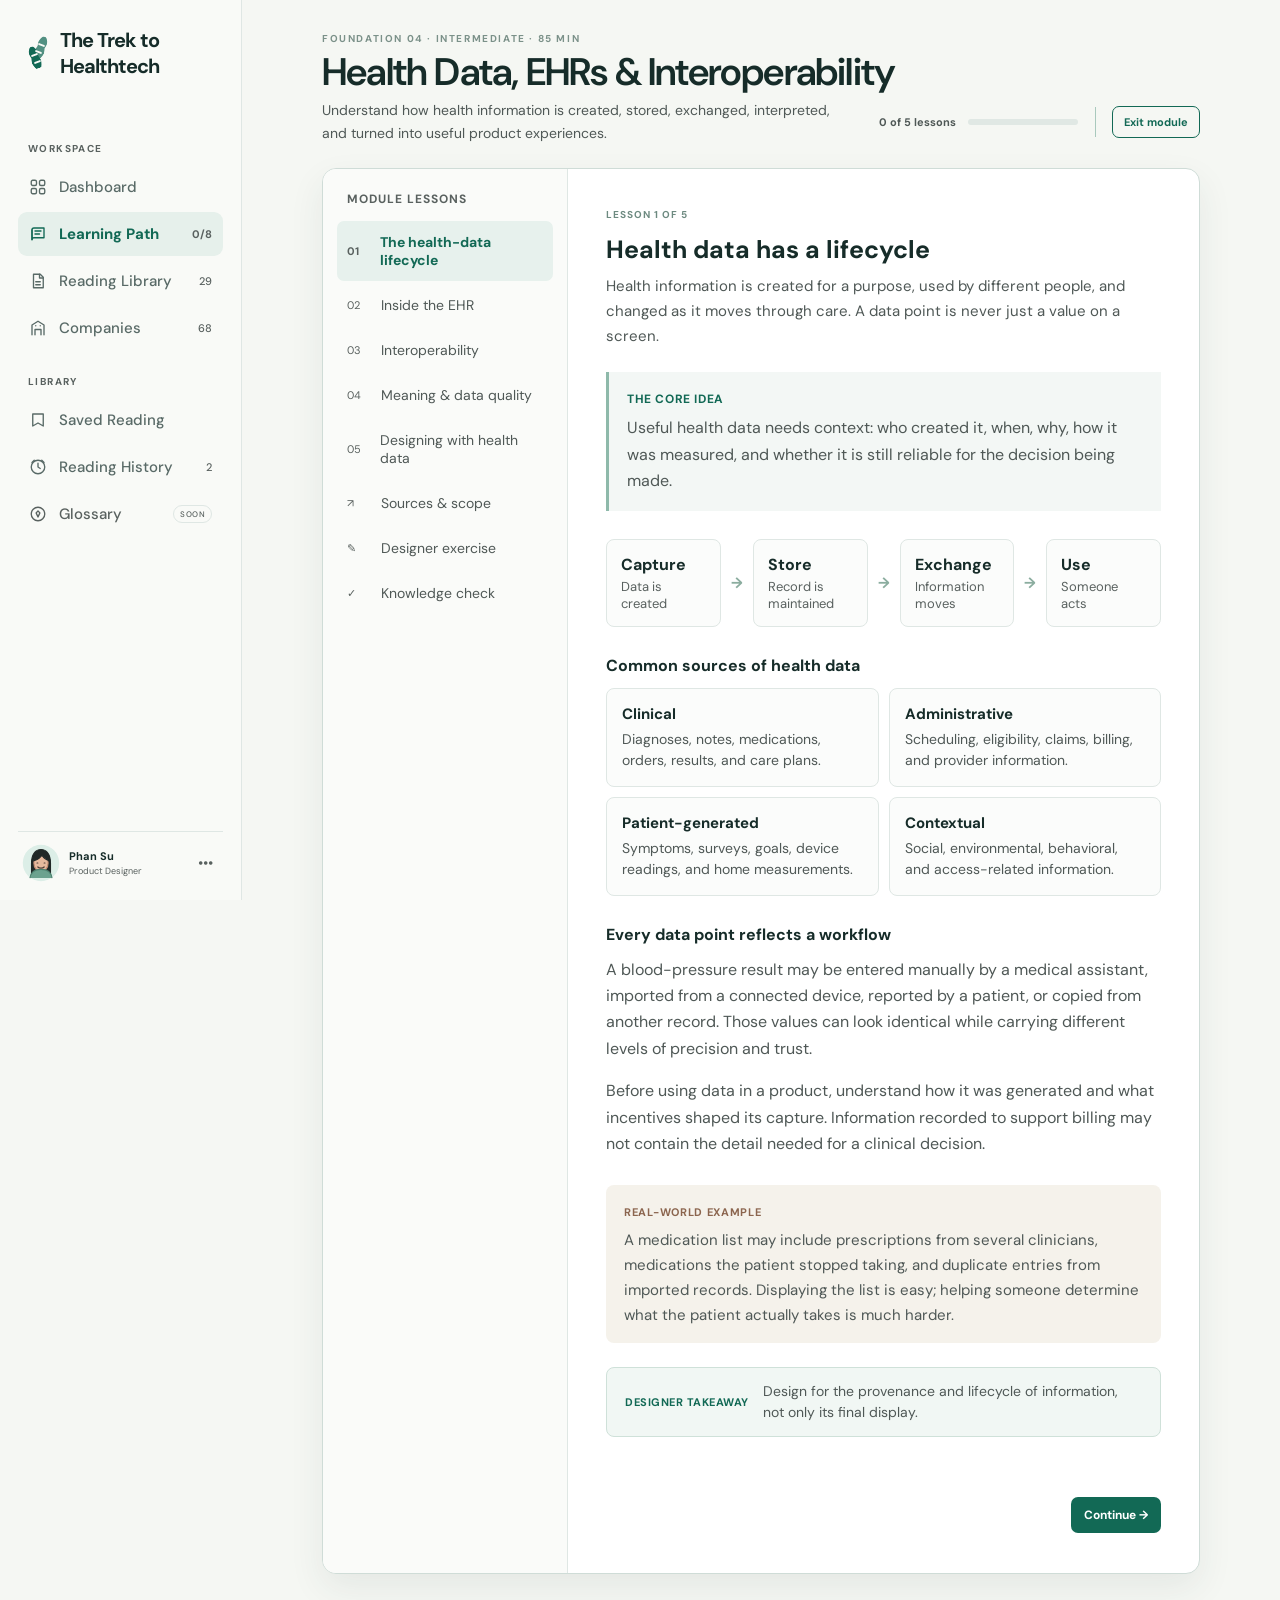
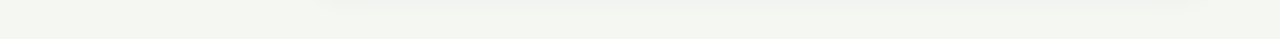
<file: health-data.html>
<!DOCTYPE html>
<html lang="en">
<head>
  <meta charset="UTF-8"><meta name="viewport" content="width=device-width, initial-scale=1.0">
  <title>Health Data, EHRs &amp; Interoperability — The Trek to Healthtech</title>
  <link rel="preconnect" href="https://fonts.googleapis.com"><link rel="preconnect" href="https://fonts.gstatic.com" crossorigin>
  <link href="https://fonts.googleapis.com/css2?family=DM+Sans:wght@400;500;600;700&amp;display=swap" rel="stylesheet"><link rel="stylesheet" href="styles.css?v=20260615-1">
</head>
<body class="workspace-page module-workspace-page" data-active-page="learning">
  <main class="module-page">
    <div class="module-page-intro"><p class="eyebrow">Foundation 04 · Intermediate · 85 min</p><h1>Health Data, EHRs &amp; Interoperability</h1><div class="module-intro-row"><p>Understand how health information is created, stored, exchanged, interpreted, and turned into useful product experiences.</p><div class="module-workspace-bar"><div class="module-top-progress"><strong id="lessonProgressText">0 of 5 lessons</strong><div><span id="lessonProgressBar"></span></div></div><a class="exit-module" href="learning-path.html">Exit module</a></div></div></div>
    <div class="lesson-layout module-page-layout">
      <aside class="lesson-nav">
        <p>Module lessons</p>
        <button class="lesson-tab active" data-lesson="lesson-1"><span>01</span>The health-data lifecycle</button>
        <button class="lesson-tab" data-lesson="lesson-2"><span>02</span>Inside the EHR</button>
        <button class="lesson-tab" data-lesson="lesson-3"><span>03</span>Interoperability</button>
        <button class="lesson-tab" data-lesson="lesson-4"><span>04</span>Meaning &amp; data quality</button>
        <button class="lesson-tab" data-lesson="lesson-5"><span>05</span>Designing with health data</button>
        <button class="lesson-tab" data-lesson="sources"><span>↗</span>Sources &amp; scope</button>
        <button class="lesson-tab" data-lesson="exercise"><span>✎</span>Designer exercise</button>
        <button class="lesson-tab" data-lesson="knowledge-check"><span>✓</span>Knowledge check</button>
      </aside>
      <div class="lesson-content">
        <article class="lesson-page active" id="lesson-1">
          <span class="lesson-kicker">Lesson 1 of 5</span><h3>Health data has a lifecycle</h3>
          <p class="lesson-lede">Health information is created for a purpose, used by different people, and changed as it moves through care. A data point is never just a value on a screen.</p>
          <div class="lesson-callout"><strong>The core idea</strong><p>Useful health data needs context: who created it, when, why, how it was measured, and whether it is still reliable for the decision being made.</p></div>
          <div class="flow-diagram"><div><span>Capture</span><small>Data is created</small></div><b>→</b><div><span>Store</span><small>Record is maintained</small></div><b>→</b><div><span>Exchange</span><small>Information moves</small></div><b>→</b><div><span>Use</span><small>Someone acts</small></div></div>
          <div class="learning-block"><h4>Common sources of health data</h4><div class="key-term-grid"><div><strong>Clinical</strong><span>Diagnoses, notes, medications, orders, results, and care plans.</span></div><div><strong>Administrative</strong><span>Scheduling, eligibility, claims, billing, and provider information.</span></div><div><strong>Patient-generated</strong><span>Symptoms, surveys, goals, device readings, and home measurements.</span></div><div><strong>Contextual</strong><span>Social, environmental, behavioral, and access-related information.</span></div></div></div>
          <div class="learning-block"><h4>Every data point reflects a workflow</h4><p>A blood-pressure result may be entered manually by a medical assistant, imported from a connected device, reported by a patient, or copied from another record. Those values can look identical while carrying different levels of precision and trust.</p><p>Before using data in a product, understand how it was generated and what incentives shaped its capture. Information recorded to support billing may not contain the detail needed for a clinical decision.</p></div>
          <div class="example-box"><span>Real-world example</span><p>A medication list may include prescriptions from several clinicians, medications the patient stopped taking, and duplicate entries from imported records. Displaying the list is easy; helping someone determine what the patient actually takes is much harder.</p></div>
          <div class="designer-takeaway"><strong>Designer takeaway</strong><span>Design for the provenance and lifecycle of information, not only its final display.</span></div>
          <button class="complete-lesson" data-complete="lesson-1">Continue →</button>
        </article>
        <article class="lesson-page" id="lesson-2">
          <span class="lesson-kicker">Lesson 2 of 5</span><h3>Inside the electronic health record</h3>
          <p class="lesson-lede">An EHR is a longitudinal digital record and a working environment used to coordinate care, document decisions, place orders, communicate, and support payment.</p>
          <div class="setting-grid"><div><strong>Clinical record</strong><span>History, diagnoses, notes, medications, and results</span></div><div><strong>Workflow system</strong><span>Tasks, messages, orders, alerts, and approvals</span></div><div><strong>Operational system</strong><span>Scheduling, registration, capacity, and reporting</span></div><div><strong>Financial system</strong><span>Coding, charges, claims, and reimbursement support</span></div></div>
          <div class="learning-block"><h4>The record is assembled over time</h4><p>Different roles add information for different reasons. A clinician documents an assessment, a nurse records an observation, a lab system sends a result, and billing staff may add codes. The EHR brings these pieces together, but they do not automatically form one clear narrative.</p><p>EHRs also vary by organization. Local templates, policies, integrations, and workflows can make the same underlying platform behave very differently across care settings.</p></div>
          <div class="learning-block"><h4>Structured and unstructured information</h4><div class="key-term-grid"><div><strong>Structured data</strong><span>Information stored in defined fields that systems can sort and process.</span></div><div><strong>Clinical narrative</strong><span>Free text that preserves nuance, reasoning, and patient context.</span></div><div><strong>Order</strong><span>A formal request for a medication, test, referral, or service.</span></div><div><strong>Result</strong><span>The information returned after an order or observation is completed.</span></div></div></div>
          <div class="example-box"><span>Real-world example</span><p>A diagnosis code can support reporting and billing, while the clinician’s note explains uncertainty, severity, and the reasoning behind the care plan. A useful product may need both.</p></div>
          <div class="lesson-callout"><strong>Designer prompt</strong><p>When asking for a new field, identify who will enter it, when they will know the answer, how often it changes, and who will maintain it.</p></div>
          <div class="designer-takeaway"><strong>Designer takeaway</strong><span>Treat every requested data field as a new workflow and maintenance commitment.</span></div>
          <button class="complete-lesson" data-complete="lesson-2">Continue →</button>
        </article>
        <article class="lesson-page" id="lesson-3">
          <span class="lesson-kicker">Lesson 3 of 5</span><h3>Interoperability is more than moving data</h3>
          <p class="lesson-lede">Interoperability means systems can exchange information and use it meaningfully. Successful exchange requires technical connection, shared meaning, and workflow fit.</p>
          <div class="role-grid"><div><span>Technical</span><strong>Can systems connect?</strong><p>Data can be sent, received, and accessed</p></div><div><span>Structural</span><strong>Is it organized consistently?</strong><p>Fields and formats can be processed</p></div><div><span>Semantic</span><strong>Does it mean the same thing?</strong><p>Codes and concepts are understood consistently</p></div><div><span>Organizational</span><strong>Can people use it?</strong><p>Policies and workflows support action</p></div></div>
          <div class="learning-block"><h4>Standards create shared expectations</h4><div class="key-term-grid"><div><strong>HL7</strong><span>A family of standards used to exchange and represent health information.</span></div><div><strong>FHIR</strong><span>An HL7 standard that represents exchangeable information as reusable resources.</span></div><div><strong>Terminology</strong><span>Standard code systems that help concepts retain consistent meaning.</span></div><div><strong>API</strong><span>A defined way for software systems to request and exchange information.</span></div></div></div>
          <div class="learning-block"><h4>A standard does not guarantee a complete experience</h4><p>FHIR defines common resources and exchange patterns, but implementations still make choices about which fields they support, how information is coded, how often it updates, and what local extensions they use. Two systems can support the same standard and still require careful mapping.</p><p>Interoperability also depends on identity matching, permission, trust, and workflow. Data arriving successfully does not help if it reaches the wrong queue, lacks context, or creates more information than a team can review.</p></div>
          <div class="example-box"><span>Real-world example</span><p>A referral can be transmitted electronically, but care still breaks down if the receiving clinic cannot tell why it is urgent, the sending clinician cannot see its status, or the patient does not know what to do next.</p></div>
          <div class="designer-takeaway"><strong>Designer takeaway</strong><span>Design the exchange, interpretation, ownership, and action as one connected experience.</span></div>
          <button class="complete-lesson" data-complete="lesson-3">Continue →</button>
        </article>
        <article class="lesson-page" id="lesson-4">
          <span class="lesson-kicker">Lesson 4 of 5</span><h3>Data needs meaning and quality</h3>
          <p class="lesson-lede">More data does not automatically create better decisions. Information must be accurate enough, complete enough, current enough, and relevant to the task.</p>
          <div class="tension-list"><div><strong>Accuracy</strong><span>Does the information correctly represent what happened?</span></div><div><strong>Completeness</strong><span>Are the necessary details present?</span></div><div><strong>Timeliness</strong><span>Is the information current enough for this decision?</span></div><div><strong>Relevance</strong><span>Is it useful in this role and moment?</span></div></div>
          <div class="learning-block"><h4>Common causes of poor data quality</h4><div class="key-term-grid"><div><strong>Missing context</strong><span>A value appears without source, date, units, or reason.</span></div><div><strong>Duplication</strong><span>The same concept appears multiple times with slight differences.</span></div><div><strong>Workflow pressure</strong><span>People use shortcuts because accurate capture is too burdensome.</span></div><div><strong>Stale information</strong><span>Data remains visible after the real-world situation changes.</span></div></div></div>
          <div class="learning-block"><h4>Uncertainty should remain visible</h4><p>Healthcare information often contains uncertainty: a diagnosis may be suspected, a medication list may be unverified, or an external result may be incomplete. Interfaces that present uncertain information as definitive can create false confidence.</p><p>Good design helps people distinguish source, status, recency, and confidence. It also creates a practical path for correcting errors without silently overwriting clinically important history.</p></div>
          <div class="example-box"><span>Real-world example</span><p>A “penicillin allergy” entry may represent a severe reaction, a childhood rash, an unknown family report, or an error. Those distinctions affect clinical decisions and should not be flattened into a simple yes-or-no label.</p></div>
          <div class="designer-takeaway"><strong>Designer takeaway</strong><span>Make uncertainty, source, status, and recency understandable at the point of decision.</span></div>
          <button class="complete-lesson" data-complete="lesson-4">Continue →</button>
        </article>
        <article class="lesson-page" id="lesson-5">
          <span class="lesson-kicker">Lesson 5 of 5</span><h3>Design useful information, not data dumps</h3>
          <p class="lesson-lede">A strong health-data experience helps the right person understand what matters, decide what to do, and trust the information enough to act.</p>
          <div class="learning-block"><h4>Start with the decision</h4><p>Do not begin by asking which fields should appear on a screen. Begin with the decision or action the user must complete, then identify the minimum information needed, the context required to interpret it, and the path to investigate further.</p><p>Different roles need different views of the same information. A patient may need a plain-language explanation and next steps, while a clinician may need trends, units, reference ranges, and related history.</p></div>
          <div class="learning-block"><h4>Design responsibilities around data</h4><div class="key-term-grid"><div><strong>Capture</strong><span>Make accurate entry fit naturally into the workflow.</span></div><div><strong>Interpret</strong><span>Provide context without hiding uncertainty or nuance.</span></div><div><strong>Act</strong><span>Connect information to an owner and a clear next step.</span></div><div><strong>Correct</strong><span>Support transparent updates while preserving important history.</span></div></div></div>
          <div class="learning-block"><h4>Watch for information burden</h4><p>Adding more data can increase cognitive load, documentation work, alerts, and maintenance. Prioritize rather than merely aggregate. Summaries should remain traceable to source information so people can verify details when needed.</p></div>
          <div class="example-box"><span>Real-world example</span><p>A longitudinal lab view can highlight meaningful change over time, but it should preserve units, reference ranges, collection dates, and source details so a clinician can interpret the trend safely.</p></div>
          <div class="lesson-callout"><strong>Design principle</strong><p>The goal is not to show everything. The goal is to support a responsible decision while making deeper context available.</p></div>
          <div class="designer-takeaway"><strong>Designer takeaway</strong><span>Organize health data around decisions, actions, and accountability.</span></div>
          <button class="complete-lesson" data-complete="lesson-5">Mark lesson complete →</button>
        </article>
        <article class="lesson-page" id="sources">
          <span class="lesson-kicker">Authoritative references</span><h3>Sources and scope</h3>
          <p class="lesson-lede">This module is grounded in official U.S. health-IT guidance and HL7 standards. Implementations vary, and standards evolve over time.</p>
          <div class="learning-block"><h4>Primary references</h4><p><a href="https://healthit.gov/interoperability/" target="_blank" rel="noopener">ONC — Health IT Interoperability</a></p><p><a href="https://hl7.org/fhir/overview.html" target="_blank" rel="noopener">HL7 — FHIR Overview</a></p></div>
          <div class="lesson-callout"><strong>Scope note</strong><p>Confirm the applicable FHIR version, implementation guide, terminology, local extensions, exchange agreements, and regulatory requirements before designing or building a real integration.</p></div>
        </article>
        <article class="lesson-page" id="exercise">
          <span class="lesson-kicker">Product designer exercise</span><h3>Design a trustworthy data experience</h3>
          <p class="lesson-lede">Choose one health-data use case and map the information, context, exchange, and responsibilities required to support it safely.</p>
          <div class="lesson-callout"><strong>How to approach it</strong><p>Start with one specific decision, such as a patient understanding a lab result or a clinician reviewing an imported medication list.</p></div>
          <div class="exercise-form"><label>Use case and decision<input type="text" placeholder="Example: A clinician reconciles medications after hospital discharge"></label><label>User and intended action<textarea placeholder="Who needs the information, what decision are they making, and what should happen next?"></textarea></label><label>Data and provenance<textarea placeholder="What information is needed? Who created it, when, why, and in which system?"></textarea></label><label>Exchange and interpretation<textarea placeholder="How does information move, and what standards, terminology, or context help preserve meaning?"></textarea></label><label>Quality and uncertainty<textarea placeholder="What might be missing, duplicated, stale, incorrect, or uncertain? How should that be communicated?"></textarea></label><label>Ownership and correction<textarea placeholder="Who acts on the information, who maintains it, and how can errors be corrected safely?"></textarea></label><label>Information hierarchy<textarea placeholder="What must be immediately visible, and what supporting detail should be available on demand?"></textarea></label></div>
          <button class="save-exercise">Save exercise notes</button>
        </article>
        <article class="lesson-page" id="knowledge-check">
          <span class="lesson-kicker">Knowledge check</span><h3>Check your health-data understanding</h3><p class="lesson-lede">Answer all five questions correctly to complete the module.</p>
          <div class="quiz"><fieldset data-answer="context"><legend>1. What makes a health-data value useful for a decision?</legend><label><input type="radio" name="q1" value="context"> Its value plus source, time, purpose, and context</label><label><input type="radio" name="q1" value="alone"> The value alone</label><label><input type="radio" name="q1" value="color"> Its interface color</label></fieldset><fieldset data-answer="workflow"><legend>2. Why should designers treat a new EHR field as a workflow?</legend><label><input type="radio" name="q2" value="workflow"> Someone must capture, use, and maintain it</label><label><input type="radio" name="q2" value="free"> Data is created automatically without effort</label><label><input type="radio" name="q2" value="visual"> It only changes visual layout</label></fieldset><fieldset data-answer="meaning"><legend>3. What does meaningful interoperability require beyond connection?</legend><label><input type="radio" name="q3" value="meaning"> Shared meaning and workflow support</label><label><input type="radio" name="q3" value="volume"> The largest possible data export</label><label><input type="radio" name="q3" value="same"> Identical software everywhere</label></fieldset><fieldset data-answer="uncertainty"><legend>4. How should products handle uncertain health information?</legend><label><input type="radio" name="q4" value="hide"> Hide it completely</label><label><input type="radio" name="q4" value="certainty"> Present it as definitive</label><label><input type="radio" name="q4" value="uncertainty"> Make source, status, recency, and uncertainty visible</label></fieldset><fieldset data-answer="decision"><legend>5. What should organize a useful health-data experience?</legend><label><input type="radio" name="q5" value="all"> Showing every available field</label><label><input type="radio" name="q5" value="decision"> The decision, action, and supporting context</label><label><input type="radio" name="q5" value="random"> The order data arrived</label></fieldset></div>
          <button class="submit-quiz">Submit knowledge check</button><p class="quiz-result" id="quizResult"></p>
        </article>
      </div>
    </div>
  </main>
  <div class="toast" id="toast">Progress saved.</div><script src="app-shell.js?v=20260615-1"></script><script src="health-data.js?v=20260615-1"></script>
</body>
</html>
</file>
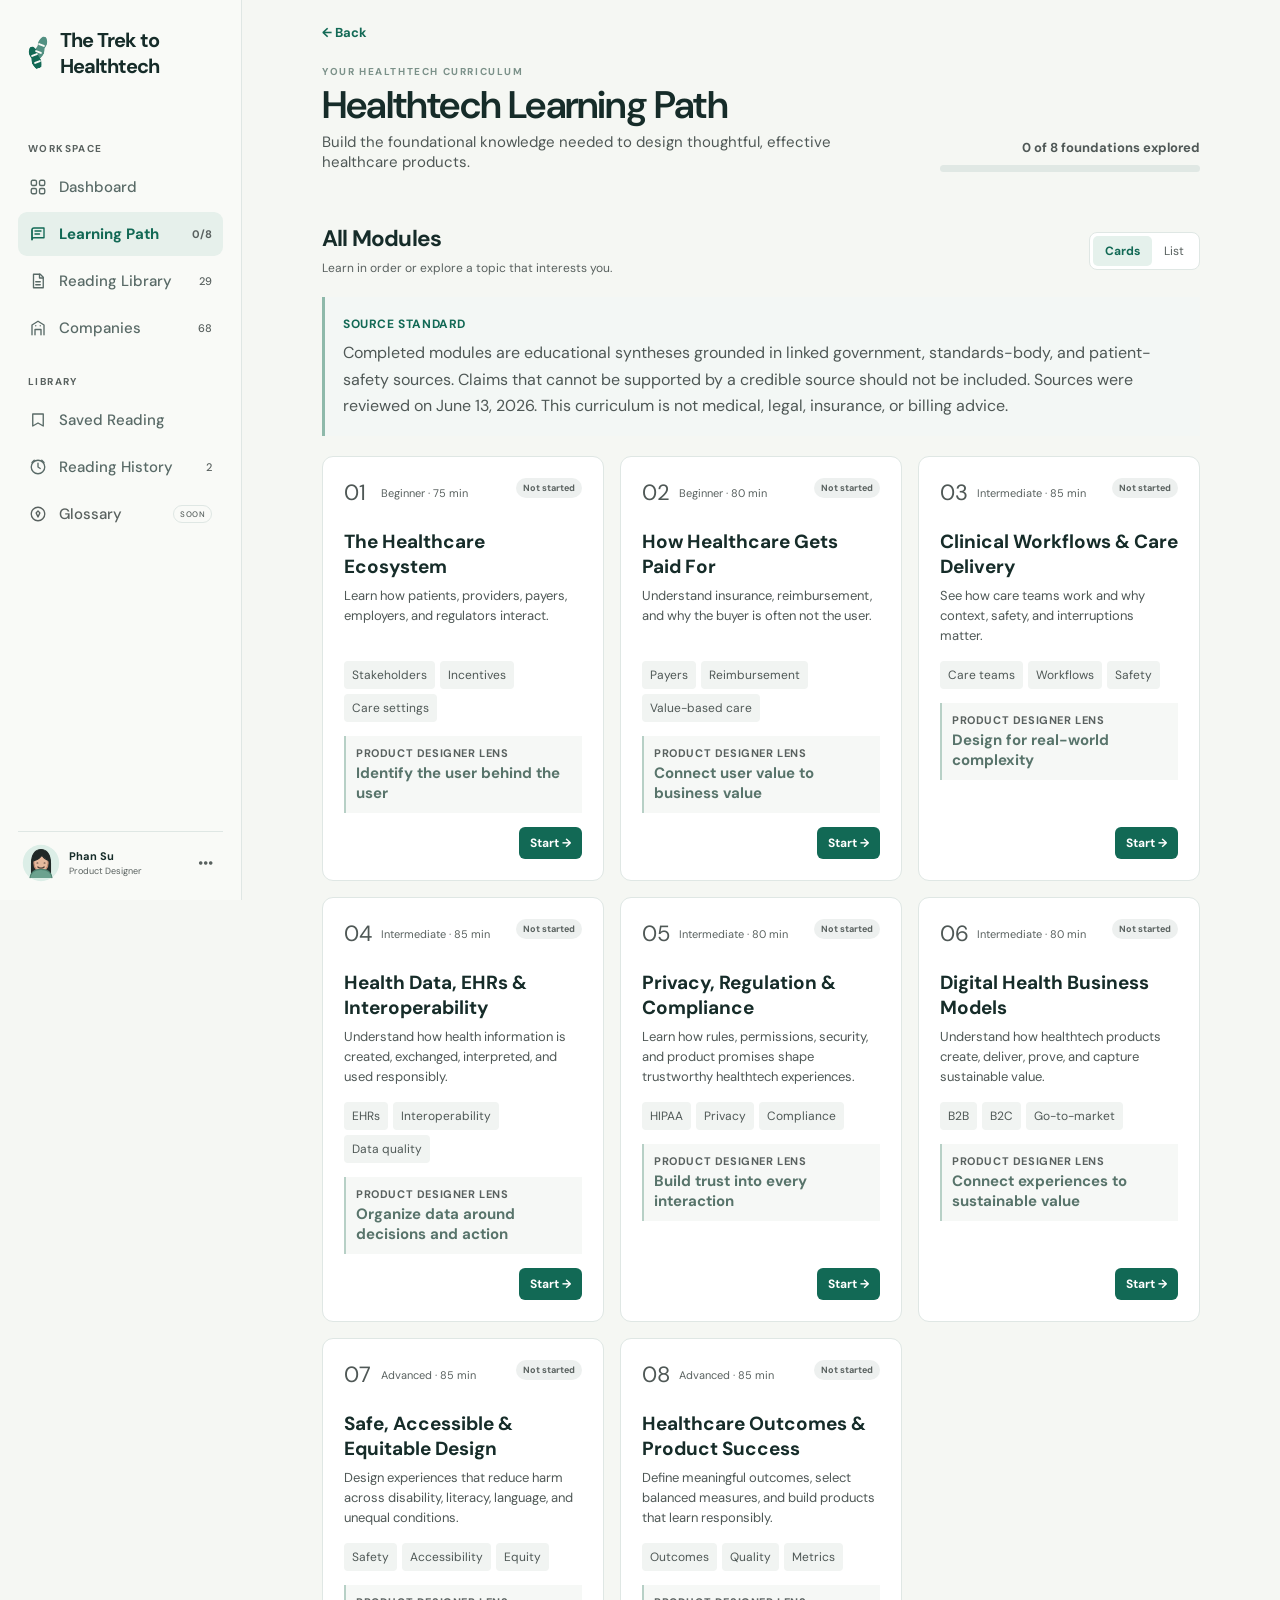
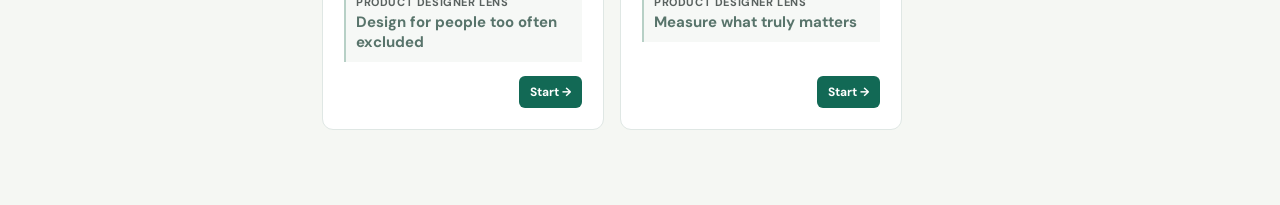
<file: learning-path.html>
<!DOCTYPE html>
<html lang="en">
<head>
  <meta charset="UTF-8"><meta name="viewport" content="width=device-width, initial-scale=1.0">
  <title>Learning Path — The Trek to Healthtech</title>
  <link rel="preconnect" href="https://fonts.googleapis.com"><link rel="preconnect" href="https://fonts.gstatic.com" crossorigin>
  <link href="https://fonts.googleapis.com/css2?family=DM+Sans:wght@400;500;600;700&display=swap" rel="stylesheet"><link rel="stylesheet" href="styles.css?v=20260615-1">
</head>
<body class="workspace-page" data-active-page="learning">
  <main class="learning-path-page">
    <div class="learning-path-hero">
      <div><a class="page-back-link" href="index.html" data-history-back>← Back</a><p class="eyebrow">Your healthtech curriculum</p><h1>Healthtech Learning Path</h1><p>Build the foundational knowledge needed to design thoughtful, effective healthcare products.</p></div>
      <div class="full-path-progress"><strong id="fullProgressText">0 of 8 foundations explored</strong><div><span id="fullProgressBar"></span></div></div>
    </div>
    <div class="catalog-toolbar">
      <div><h2>All Modules</h2><span>Learn in order or explore a topic that interests you.</span></div>
      <div class="view-toggle" role="group" aria-label="Change module view">
        <button class="view-option active" data-view="cards">Cards</button><button class="view-option" data-view="list">List</button>
      </div>
    </div>
    <div class="lesson-callout"><strong>Source standard</strong><p>Completed modules are educational syntheses grounded in linked government, standards-body, and patient-safety sources. Claims that cannot be supported by a credible source should not be included. Sources were reviewed on June 13, 2026. This curriculum is not medical, legal, insurance, or billing advice.</p></div>
    <div class="module-catalog cards-view" id="moduleCatalog">
      <article class="catalog-card" data-completion="ecosystemComplete"><div class="catalog-number">01</div><div class="catalog-main"><div class="catalog-meta"><span>Beginner · 75 min</span><b class="catalog-status">Not started</b></div><h3>The Healthcare Ecosystem</h3><p>Learn how patients, providers, payers, employers, and regulators interact.</p><div class="concepts"><span>Stakeholders</span><span>Incentives</span><span>Care settings</span></div><div class="designer-lens"><span>Product designer lens</span><strong>Identify the user behind the user</strong></div></div><a class="catalog-action" href="ecosystem.html">Start →</a></article>
      <article class="catalog-card" data-completion="paymentComplete"><div class="catalog-number">02</div><div class="catalog-main"><div class="catalog-meta"><span>Beginner · 80 min</span><b class="catalog-status">Not started</b></div><h3>How Healthcare Gets Paid For</h3><p>Understand insurance, reimbursement, and why the buyer is often not the user.</p><div class="concepts"><span>Payers</span><span>Reimbursement</span><span>Value-based care</span></div><div class="designer-lens"><span>Product designer lens</span><strong>Connect user value to business value</strong></div></div><a class="catalog-action" href="payment.html">Start →</a></article>
      <article class="catalog-card" data-completion="workflowComplete"><div class="catalog-number">03</div><div class="catalog-main"><div class="catalog-meta"><span>Intermediate · 85 min</span><b class="catalog-status">Not started</b></div><h3>Clinical Workflows &amp; Care Delivery</h3><p>See how care teams work and why context, safety, and interruptions matter.</p><div class="concepts"><span>Care teams</span><span>Workflows</span><span>Safety</span></div><div class="designer-lens"><span>Product designer lens</span><strong>Design for real-world complexity</strong></div></div><a class="catalog-action" href="workflows.html">Start →</a></article>
      <article class="catalog-card" data-completion="healthDataComplete"><div class="catalog-number">04</div><div class="catalog-main"><div class="catalog-meta"><span>Intermediate · 85 min</span><b class="catalog-status">Not started</b></div><h3>Health Data, EHRs &amp; Interoperability</h3><p>Understand how health information is created, exchanged, interpreted, and used responsibly.</p><div class="concepts"><span>EHRs</span><span>Interoperability</span><span>Data quality</span></div><div class="designer-lens"><span>Product designer lens</span><strong>Organize data around decisions and action</strong></div></div><a class="catalog-action" href="health-data.html">Start →</a></article>
      <article class="catalog-card" data-completion="privacyComplete"><div class="catalog-number">05</div><div class="catalog-main"><div class="catalog-meta"><span>Intermediate · 80 min</span><b class="catalog-status">Not started</b></div><h3>Privacy, Regulation &amp; Compliance</h3><p>Learn how rules, permissions, security, and product promises shape trustworthy healthtech experiences.</p><div class="concepts"><span>HIPAA</span><span>Privacy</span><span>Compliance</span></div><div class="designer-lens"><span>Product designer lens</span><strong>Build trust into every interaction</strong></div></div><a class="catalog-action" href="privacy-regulation.html">Start →</a></article>
      <article class="catalog-card" data-completion="businessModelsComplete"><div class="catalog-number">06</div><div class="catalog-main"><div class="catalog-meta"><span>Intermediate · 80 min</span><b class="catalog-status">Not started</b></div><h3>Digital Health Business Models</h3><p>Understand how healthtech products create, deliver, prove, and capture sustainable value.</p><div class="concepts"><span>B2B</span><span>B2C</span><span>Go-to-market</span></div><div class="designer-lens"><span>Product designer lens</span><strong>Connect experiences to sustainable value</strong></div></div><a class="catalog-action" href="business-models.html">Start →</a></article>
      <article class="catalog-card" data-completion="equitableDesignComplete"><div class="catalog-number">07</div><div class="catalog-main"><div class="catalog-meta"><span>Advanced · 85 min</span><b class="catalog-status">Not started</b></div><h3>Safe, Accessible &amp; Equitable Design</h3><p>Design experiences that reduce harm across disability, literacy, language, and unequal conditions.</p><div class="concepts"><span>Safety</span><span>Accessibility</span><span>Equity</span></div><div class="designer-lens"><span>Product designer lens</span><strong>Design for people too often excluded</strong></div></div><a class="catalog-action" href="equitable-design.html">Start →</a></article>
      <article class="catalog-card" data-completion="outcomesComplete"><div class="catalog-number">08</div><div class="catalog-main"><div class="catalog-meta"><span>Advanced · 85 min</span><b class="catalog-status">Not started</b></div><h3>Healthcare Outcomes &amp; Product Success</h3><p>Define meaningful outcomes, select balanced measures, and build products that learn responsibly.</p><div class="concepts"><span>Outcomes</span><span>Quality</span><span>Metrics</span></div><div class="designer-lens"><span>Product designer lens</span><strong>Measure what truly matters</strong></div></div><a class="catalog-action" href="outcomes.html">Start →</a></article>
    </div>
  </main>
  <script src="app-shell.js?v=20260615-1"></script><script src="learning-path.js?v=20260615-1"></script>
</body>
</html>
</file>
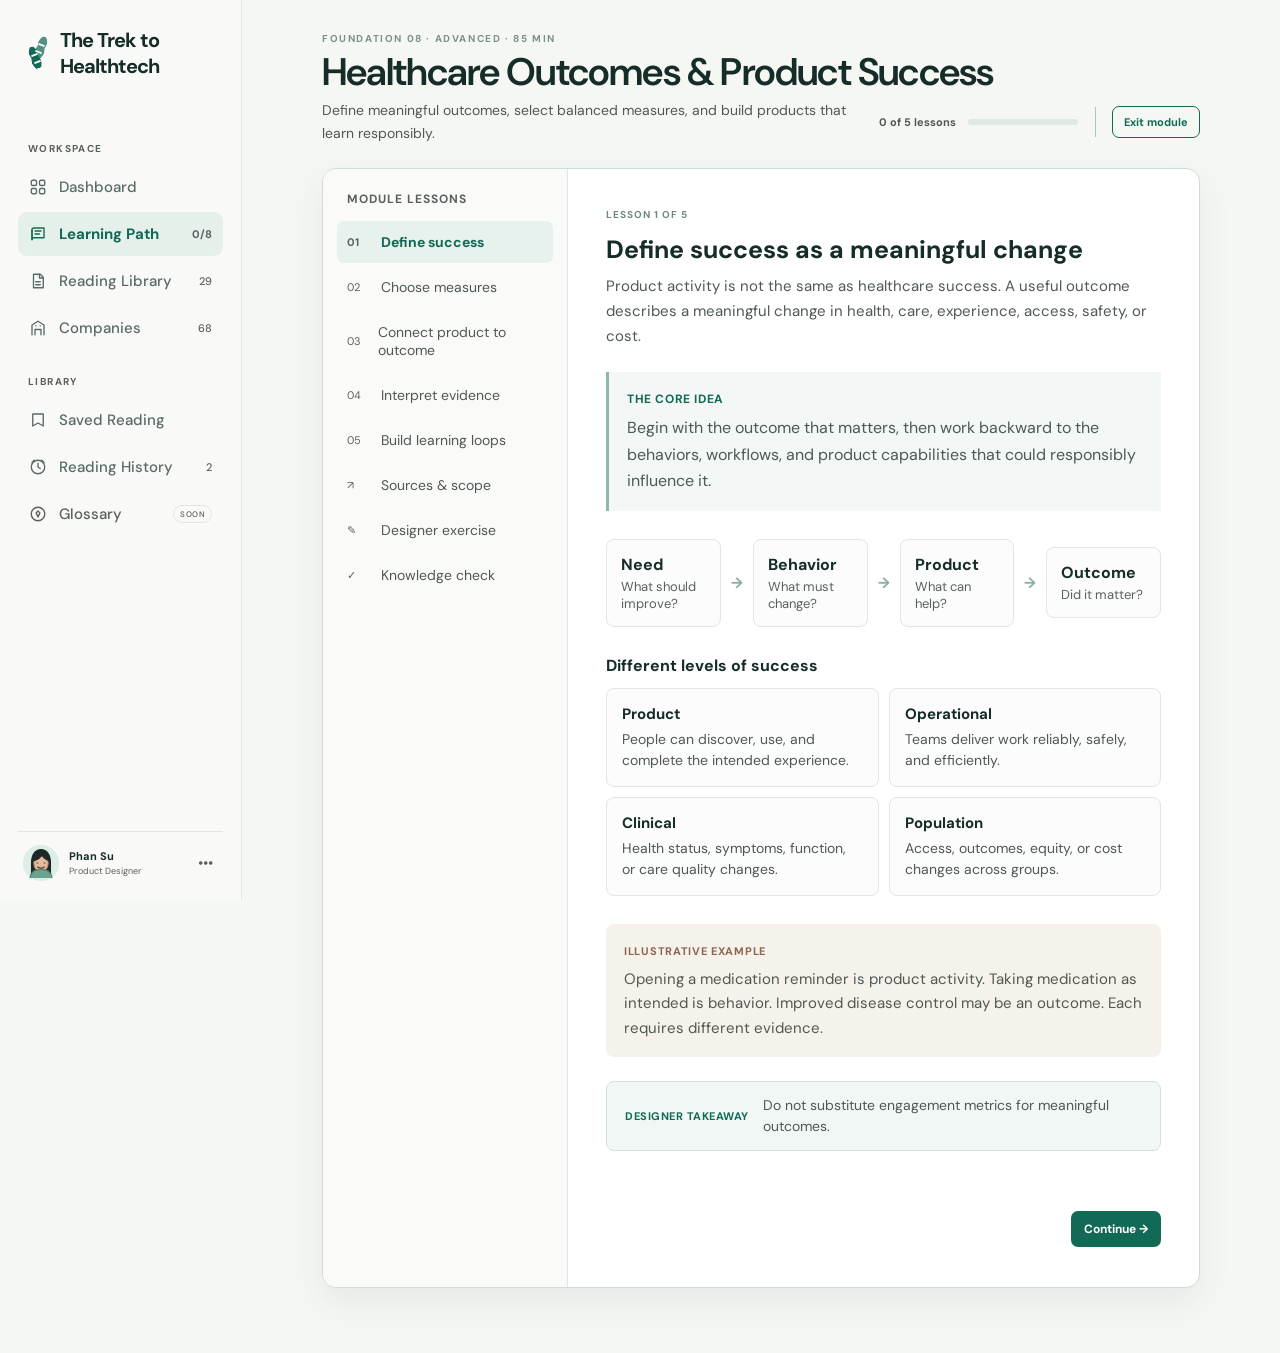
<file: outcomes.html>
<!DOCTYPE html>
<html lang="en">
<head>
  <meta charset="UTF-8"><meta name="viewport" content="width=device-width, initial-scale=1.0">
  <title>Healthcare Outcomes &amp; Product Success — The Trek to Healthtech</title>
  <link rel="preconnect" href="https://fonts.googleapis.com"><link rel="preconnect" href="https://fonts.gstatic.com" crossorigin>
  <link href="https://fonts.googleapis.com/css2?family=DM+Sans:wght@400;500;600;700&amp;display=swap" rel="stylesheet"><link rel="stylesheet" href="styles.css?v=20260615-1">
</head>
<body class="workspace-page module-workspace-page" data-active-page="learning" data-module-key="outcomes" data-content-version="1">
  <main class="module-page">
    <div class="module-page-intro"><p class="eyebrow">Foundation 08 · Advanced · 85 min</p><h1>Healthcare Outcomes &amp; Product Success</h1><div class="module-intro-row"><p>Define meaningful outcomes, select balanced measures, and build products that learn responsibly.</p><div class="module-workspace-bar"><div class="module-top-progress"><strong id="lessonProgressText">0 of 5 lessons</strong><div><span id="lessonProgressBar"></span></div></div><a class="exit-module" href="learning-path.html">Exit module</a></div></div></div>
    <div class="lesson-layout module-page-layout">
      <aside class="lesson-nav"><p>Module lessons</p><button class="lesson-tab active" data-lesson="lesson-1"><span>01</span>Define success</button><button class="lesson-tab" data-lesson="lesson-2"><span>02</span>Choose measures</button><button class="lesson-tab" data-lesson="lesson-3"><span>03</span>Connect product to outcome</button><button class="lesson-tab" data-lesson="lesson-4"><span>04</span>Interpret evidence</button><button class="lesson-tab" data-lesson="lesson-5"><span>05</span>Build learning loops</button><button class="lesson-tab" data-lesson="sources"><span>↗</span>Sources &amp; scope</button><button class="lesson-tab" data-lesson="exercise"><span>✎</span>Designer exercise</button><button class="lesson-tab" data-lesson="knowledge-check"><span>✓</span>Knowledge check</button></aside>
      <div class="lesson-content">
        <article class="lesson-page active" id="lesson-1">
          <span class="lesson-kicker">Lesson 1 of 5</span><h3>Define success as a meaningful change</h3>
          <p class="lesson-lede">Product activity is not the same as healthcare success. A useful outcome describes a meaningful change in health, care, experience, access, safety, or cost.</p>
          <div class="lesson-callout"><strong>The core idea</strong><p>Begin with the outcome that matters, then work backward to the behaviors, workflows, and product capabilities that could responsibly influence it.</p></div>
          <div class="flow-diagram"><div><span>Need</span><small>What should improve?</small></div><b>→</b><div><span>Behavior</span><small>What must change?</small></div><b>→</b><div><span>Product</span><small>What can help?</small></div><b>→</b><div><span>Outcome</span><small>Did it matter?</small></div></div>
          <div class="learning-block"><h4>Different levels of success</h4><div class="key-term-grid"><div><strong>Product</strong><span>People can discover, use, and complete the intended experience.</span></div><div><strong>Operational</strong><span>Teams deliver work reliably, safely, and efficiently.</span></div><div><strong>Clinical</strong><span>Health status, symptoms, function, or care quality changes.</span></div><div><strong>Population</strong><span>Access, outcomes, equity, or cost changes across groups.</span></div></div></div>
          <div class="example-box"><span>Illustrative example</span><p>Opening a medication reminder is product activity. Taking medication as intended is behavior. Improved disease control may be an outcome. Each requires different evidence.</p></div>
          <div class="designer-takeaway"><strong>Designer takeaway</strong><span>Do not substitute engagement metrics for meaningful outcomes.</span></div>
          <button class="complete-lesson" data-complete="lesson-1">Continue →</button>
        </article>
        <article class="lesson-page" id="lesson-2">
          <span class="lesson-kicker">Lesson 2 of 5</span><h3>Use a balanced set of measures</h3>
          <p class="lesson-lede">No single metric explains whether a healthcare product works well. Measures should cover what was done, what changed, and what unintended effects occurred.</p>
          <div class="role-grid"><div><span>Structure</span><strong>Capacity and conditions</strong><p>People, systems, tools, and resources available</p></div><div><span>Process</span><strong>What care or work occurred</strong><p>Actions completed as intended</p></div><div><span>Outcome</span><strong>What changed</strong><p>Health, function, experience, access, or cost</p></div><div><span>Balancing</span><strong>What worsened elsewhere</strong><p>Burden, delays, safety, or unequal effects</p></div></div>
          <div class="learning-block"><h4>Define measures precisely</h4><p>A measure needs a clear population, event or concept, data source, time period, and calculation. Teams should understand missing data, measurement burden, and whether the measure is valid for the decision being made.</p><p>Patient-reported outcomes can capture symptoms, function, or quality of life directly from patients. Experience measures describe interactions with care. Neither should be confused with satisfaction alone.</p></div>
          <div class="lesson-callout"><strong>Designer prompt</strong><p>What behavior could improve the target metric without improving the underlying outcome?</p></div>
          <div class="designer-takeaway"><strong>Designer takeaway</strong><span>Pair target measures with balancing measures and data-quality checks.</span></div>
          <button class="complete-lesson" data-complete="lesson-2">Continue →</button>
        </article>
        <article class="lesson-page" id="lesson-3">
          <span class="lesson-kicker">Lesson 3 of 5</span><h3>Connect the product to the outcome</h3>
          <p class="lesson-lede">Products rarely cause healthcare outcomes alone. A credible measurement plan explains the chain of contribution and the assumptions around it.</p>
          <div class="learning-block"><h4>Build a theory of change</h4><div class="key-term-grid"><div><strong>Inputs</strong><span>People, technology, data, and resources required.</span></div><div><strong>Activities</strong><span>What the product and care team do.</span></div><div><strong>Outputs</strong><span>Immediate evidence that activities occurred.</span></div><div><strong>Outcomes</strong><span>Short- and long-term meaningful changes.</span></div></div></div>
          <div class="learning-block"><h4>Make assumptions testable</h4><p>A scheduling tool may improve access only if appointments exist, people can complete booking, transportation or connectivity is available, and care is delivered. The product should measure critical steps and external conditions rather than claiming the final outcome from a single click.</p><p>Identify the product’s sphere of control, sphere of influence, and outcomes that depend heavily on other actors or conditions.</p></div>
          <div class="example-box"><span>Illustrative example</span><p>A referral product can measure whether a referral was received, scheduled, completed, and followed up. Improved health may depend on the care delivered afterward and should be evaluated accordingly.</p></div>
          <div class="designer-takeaway"><strong>Designer takeaway</strong><span>Make the pathway from feature to outcome explicit and measurable.</span></div>
          <button class="complete-lesson" data-complete="lesson-3">Continue →</button>
        </article>
        <article class="lesson-page" id="lesson-4">
          <span class="lesson-kicker">Lesson 4 of 5</span><h3>Interpret evidence carefully</h3>
          <p class="lesson-lede">A change in a metric does not automatically prove that the product caused it or that every group benefited.</p>
          <div class="tension-list"><div><strong>Baseline</strong><span>What was happening before the change?</span></div><div><strong>Comparison</strong><span>What would likely have happened without it?</span></div><div><strong>Variation</strong><span>How do results differ across people and settings?</span></div><div><strong>Duration</strong><span>Does the effect persist, fade, or create later consequences?</span></div></div>
          <div class="learning-block"><h4>Look for alternative explanations</h4><p>Selection effects, seasonality, policy changes, staffing, incentives, documentation changes, and missing data can all change measured results. Strong evaluations match the method to the decision and clearly communicate uncertainty and limitations.</p><p>Segment results to identify unequal access, burden, performance, and outcomes. An overall improvement can coexist with harm or worsening outcomes for a smaller population.</p></div>
          <div class="lesson-callout"><strong>Design principle</strong><p>Measure enough to learn responsibly, but do not turn uncertain associations into confident product claims.</p></div>
          <div class="designer-takeaway"><strong>Designer takeaway</strong><span>Communicate what the evidence supports, what it does not, and for whom.</span></div>
          <button class="complete-lesson" data-complete="lesson-4">Continue →</button>
        </article>
        <article class="lesson-page" id="lesson-5">
          <span class="lesson-kicker">Lesson 5 of 5</span><h3>Build a responsible learning loop</h3>
          <p class="lesson-lede">Measurement creates value when teams use it to make decisions, improve the product, and monitor unintended consequences.</p>
          <div class="setting-grid"><div><strong>Observe</strong><span>Collect useful quantitative and qualitative signals</span></div><div><strong>Interpret</strong><span>Review context, variation, and uncertainty</span></div><div><strong>Act</strong><span>Make an owned product or operational decision</span></div><div><strong>Reassess</strong><span>Verify whether the change helped</span></div></div>
          <div class="learning-block"><h4>Design measurement into operations</h4><p>Define who reviews each measure, how often, which thresholds trigger action, and who investigates safety or equity concerns. Pair dashboards with research, complaints, support signals, incident reviews, and frontline observations.</p><p>Measurement also creates burden and privacy risk. Collect information because it supports a defined decision, and retire measures that no longer justify their cost.</p></div>
          <div class="learning-block"><h4>A practical measurement portfolio</h4><div class="key-term-grid"><div><strong>Reach</strong><span>Who can access and begins the experience?</span></div><div><strong>Quality</strong><span>Is the intended service delivered reliably and safely?</span></div><div><strong>Outcome</strong><span>Does a meaningful result improve?</span></div><div><strong>Equity</strong><span>How are access, burden, and outcomes distributed?</span></div></div></div>
          <div class="designer-takeaway"><strong>Designer takeaway</strong><span>Connect every important measure to an owner and a decision.</span></div>
          <button class="complete-lesson" data-complete="lesson-5">Mark lesson complete →</button>
        </article>
        <article class="lesson-page" id="sources"><span class="lesson-kicker">Authoritative references</span><h3>Sources and scope</h3><p class="lesson-lede">Healthcare measurement requires methods appropriate to the outcome, population, product, and decision. This module is an introductory product-design framework.</p><div class="learning-block"><h4>Primary references</h4><p><a href="https://www.cms.gov/medicare/quality/measures" target="_blank" rel="noopener">CMS — Quality Measures</a></p><p><a href="https://www.ahrq.gov/talkingquality/measures/types.html" target="_blank" rel="noopener">AHRQ — Types of Health Care Quality Measures</a></p><p><a href="https://www.fda.gov/about-fda/clinical-outcome-assessments-coa-frequently-asked-questions" target="_blank" rel="noopener">FDA — Clinical Outcome Assessments FAQs</a></p></div><div class="lesson-callout"><strong>Scope note</strong><p>Validate measurement plans with qualified clinical, quality, research, statistical, privacy, equity, and operational partners.</p></div></article>
        <article class="lesson-page" id="exercise"><span class="lesson-kicker">Product designer exercise</span><h3>Create an outcome measurement plan</h3><p class="lesson-lede">Choose one product use case and define a responsible pathway from need to meaningful outcome.</p><div class="lesson-callout"><strong>How to approach it</strong><p>Use a specific decision, population, workflow, and time horizon.</p></div><div class="exercise-form"><label>Product, population, and need<input type="text" placeholder="Example: Improve follow-up after abnormal screening results"></label><label>Meaningful outcome<textarea placeholder="What should improve, for whom, and over what time period?"></textarea></label><label>Theory of change<textarea placeholder="Which activities, behaviors, and conditions connect the product to the outcome?"></textarea></label><label>Measures and data<textarea placeholder="Which structure, process, outcome, and balancing measures are needed?"></textarea></label><label>Variation and equity<textarea placeholder="How will results be segmented, and who may experience different burdens or outcomes?"></textarea></label><label>Decision and learning loop<textarea placeholder="Who reviews results, what decisions will they make, and what triggers action?"></textarea></label></div><button class="save-exercise">Save exercise notes</button></article>
        <article class="lesson-page" id="knowledge-check"><span class="lesson-kicker">Knowledge check</span><h3>Check your outcomes understanding</h3><p class="lesson-lede">Answer all five questions correctly to complete the module.</p><div class="quiz"><fieldset data-answer="meaningful"><legend>1. What is a meaningful outcome?</legend><label><input type="radio" name="q1" value="click"> A click alone</label><label><input type="radio" name="q1" value="meaningful"> A meaningful change in health, care, experience, access, safety, or cost</label><label><input type="radio" name="q1" value="screen"> A screen view</label></fieldset><fieldset data-answer="balanced"><legend>2. Why use balancing measures?</legend><label><input type="radio" name="q2" value="balanced"> To detect burden or harm created elsewhere</label><label><input type="radio" name="q2" value="decorate"> To decorate dashboards</label><label><input type="radio" name="q2" value="replace"> To replace outcomes</label></fieldset><fieldset data-answer="pathway"><legend>3. What does a theory of change clarify?</legend><label><input type="radio" name="q3" value="pathway"> The pathway and assumptions connecting product to outcome</label><label><input type="radio" name="q3" value="brand"> Brand colors</label><label><input type="radio" name="q3" value="proof"> Guaranteed causation</label></fieldset><fieldset data-answer="uncertainty"><legend>4. How should teams interpret a changed metric?</legend><label><input type="radio" name="q4" value="claim"> Immediately claim causation</label><label><input type="radio" name="q4" value="uncertainty"> Examine context, comparison, variation, and uncertainty</label><label><input type="radio" name="q4" value="ignore"> Ignore limitations</label></fieldset><fieldset data-answer="decision"><legend>5. What makes measurement actionable?</legend><label><input type="radio" name="q5" value="volume"> Collecting every possible metric</label><label><input type="radio" name="q5" value="decision"> Connecting measures to owners and decisions</label><label><input type="radio" name="q5" value="dashboard"> A dashboard nobody reviews</label></fieldset></div><button class="submit-quiz">Submit knowledge check</button><p class="quiz-result" id="quizResult"></p></article>
      </div>
    </div>
  </main>
  <div class="toast" id="toast">Progress saved.</div><script src="app-shell.js?v=20260615-1"></script><script src="foundation-module.js?v=20260615-1"></script>
</body>
</html>
</file>
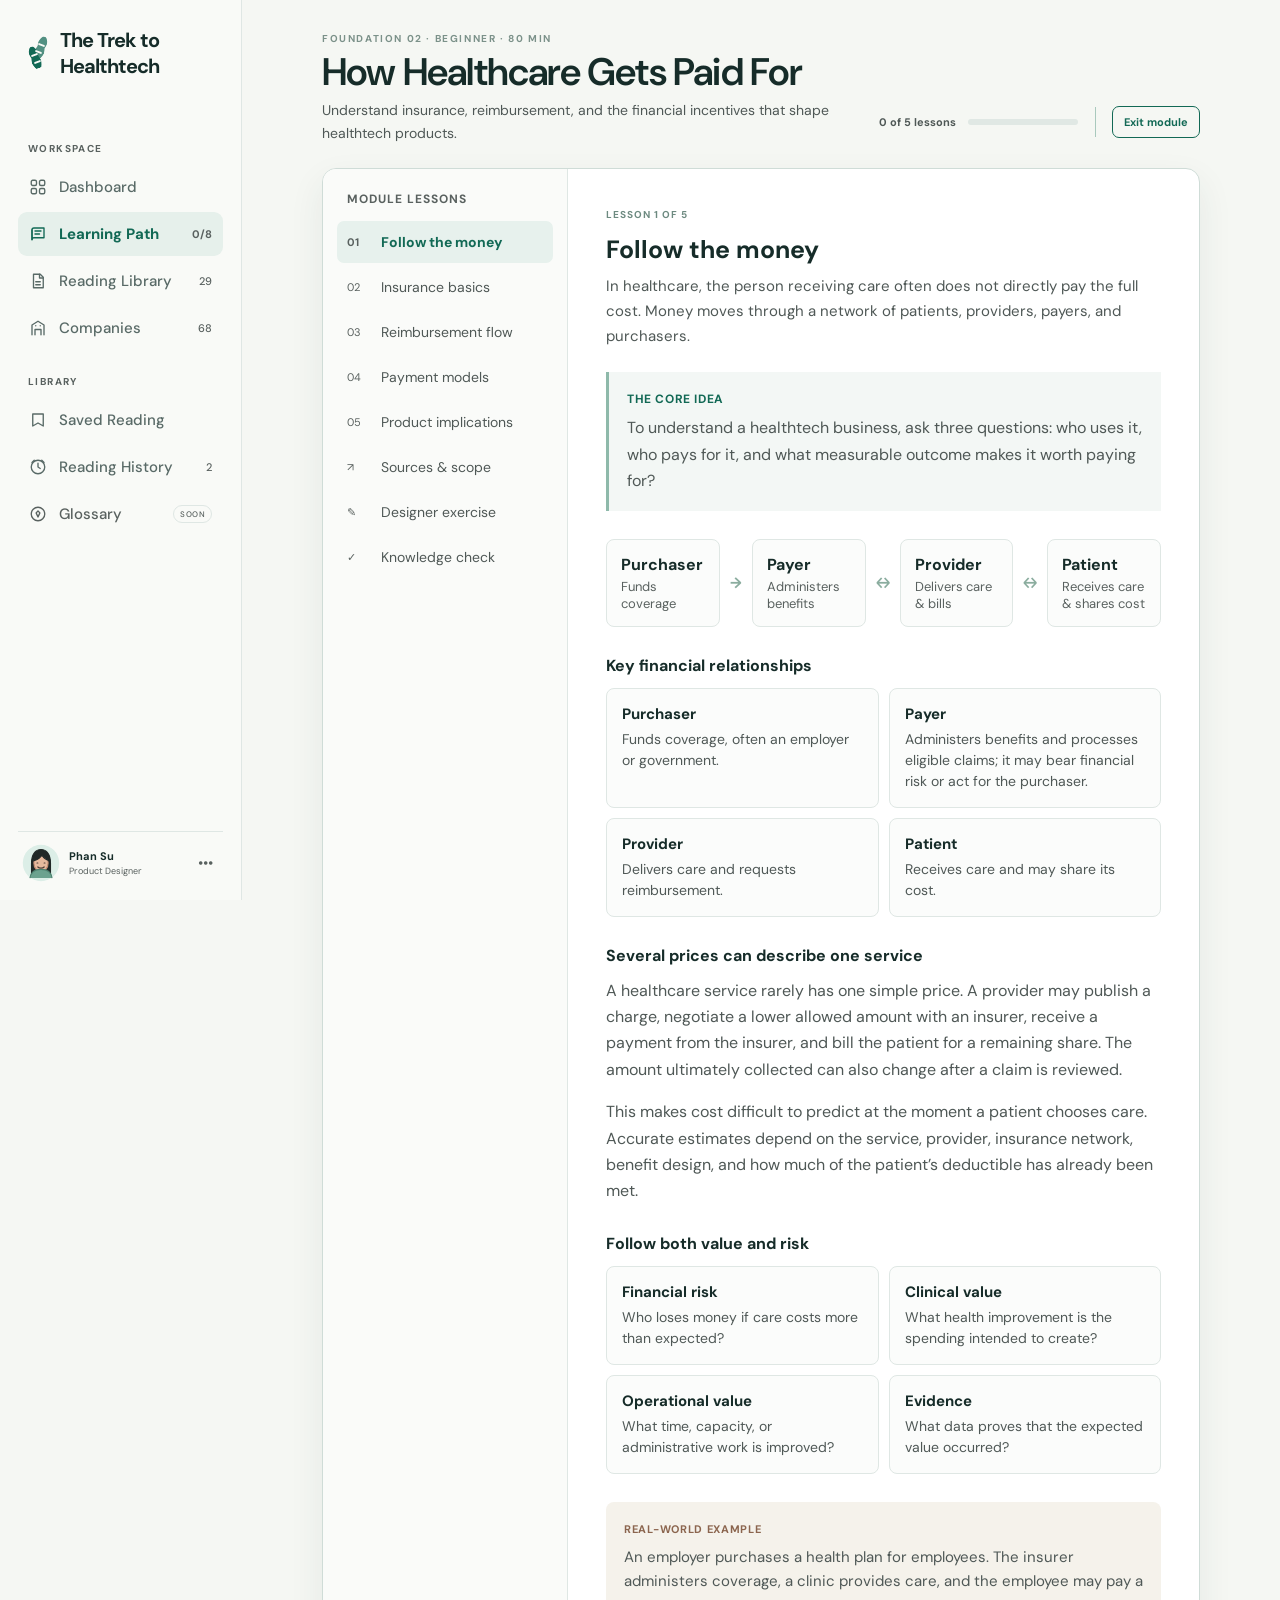
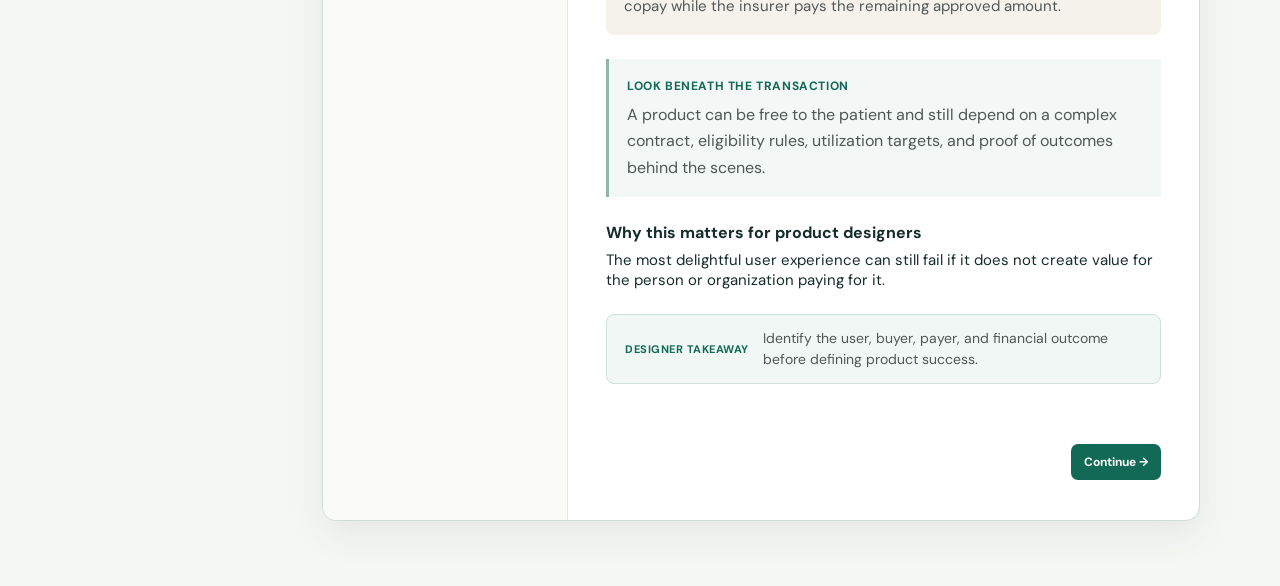
<file: payment.html>
<!DOCTYPE html>
<html lang="en">
<head>
  <meta charset="UTF-8"><meta name="viewport" content="width=device-width, initial-scale=1.0">
  <title>How Healthcare Gets Paid For — The Trek to Healthtech</title>
  <link rel="preconnect" href="https://fonts.googleapis.com"><link rel="preconnect" href="https://fonts.gstatic.com" crossorigin>
  <link href="https://fonts.googleapis.com/css2?family=DM+Sans:wght@400;500;600;700&display=swap" rel="stylesheet"><link rel="stylesheet" href="styles.css?v=20260615-1">
</head>
<body class="workspace-page module-workspace-page" data-active-page="learning">
  <main class="module-page">
    <div class="module-page-intro"><p class="eyebrow">Foundation 02 · Beginner · 80 min</p><h1>How Healthcare Gets Paid For</h1><div class="module-intro-row"><p>Understand insurance, reimbursement, and the financial incentives that shape healthtech products.</p><div class="module-workspace-bar"><div class="module-top-progress"><strong id="lessonProgressText">0 of 5 lessons</strong><div><span id="lessonProgressBar"></span></div></div><a class="exit-module" href="learning-path.html">Exit module</a></div></div></div>
    <div class="lesson-layout module-page-layout">
      <aside class="lesson-nav">
        <p>Module lessons</p>
        <button class="lesson-tab active" data-lesson="lesson-1"><span>01</span>Follow the money</button>
        <button class="lesson-tab" data-lesson="lesson-2"><span>02</span>Insurance basics</button>
        <button class="lesson-tab" data-lesson="lesson-3"><span>03</span>Reimbursement flow</button>
        <button class="lesson-tab" data-lesson="lesson-4"><span>04</span>Payment models</button>
        <button class="lesson-tab" data-lesson="lesson-5"><span>05</span>Product implications</button>
        <button class="lesson-tab" data-lesson="sources"><span>↗</span>Sources &amp; scope</button>
        <button class="lesson-tab" data-lesson="exercise"><span>✎</span>Designer exercise</button>
        <button class="lesson-tab" data-lesson="knowledge-check"><span>✓</span>Knowledge check</button>
      </aside>
      <div class="lesson-content">
        <article class="lesson-page active" id="lesson-1">
          <span class="lesson-kicker">Lesson 1 of 5</span><h3>Follow the money</h3>
          <p class="lesson-lede">In healthcare, the person receiving care often does not directly pay the full cost. Money moves through a network of patients, providers, payers, and purchasers.</p>
          <div class="lesson-callout"><strong>The core idea</strong><p>To understand a healthtech business, ask three questions: who uses it, who pays for it, and what measurable outcome makes it worth paying for?</p></div>
          <div class="flow-diagram"><div><span>Purchaser</span><small>Funds coverage</small></div><b>→</b><div><span>Payer</span><small>Administers benefits</small></div><b>↔</b><div><span>Provider</span><small>Delivers care &amp; bills</small></div><b>↔</b><div><span>Patient</span><small>Receives care &amp; shares cost</small></div></div>
          <div class="learning-block"><h4>Key financial relationships</h4><div class="key-term-grid"><div><strong>Purchaser</strong><span>Funds coverage, often an employer or government.</span></div><div><strong>Payer</strong><span>Administers benefits and processes eligible claims; it may bear financial risk or act for the purchaser.</span></div><div><strong>Provider</strong><span>Delivers care and requests reimbursement.</span></div><div><strong>Patient</strong><span>Receives care and may share its cost.</span></div></div></div>
          <div class="learning-block"><h4>Several prices can describe one service</h4><p>A healthcare service rarely has one simple price. A provider may publish a charge, negotiate a lower allowed amount with an insurer, receive a payment from the insurer, and bill the patient for a remaining share. The amount ultimately collected can also change after a claim is reviewed.</p><p>This makes cost difficult to predict at the moment a patient chooses care. Accurate estimates depend on the service, provider, insurance network, benefit design, and how much of the patient’s deductible has already been met.</p></div>
          <div class="learning-block"><h4>Follow both value and risk</h4><div class="key-term-grid"><div><strong>Financial risk</strong><span>Who loses money if care costs more than expected?</span></div><div><strong>Clinical value</strong><span>What health improvement is the spending intended to create?</span></div><div><strong>Operational value</strong><span>What time, capacity, or administrative work is improved?</span></div><div><strong>Evidence</strong><span>What data proves that the expected value occurred?</span></div></div></div>
          <div class="example-box"><span>Real-world example</span><p>An employer purchases a health plan for employees. The insurer administers coverage, a clinic provides care, and the employee may pay a copay while the insurer pays the remaining approved amount.</p></div>
          <div class="lesson-callout"><strong>Look beneath the transaction</strong><p>A product can be free to the patient and still depend on a complex contract, eligibility rules, utilization targets, and proof of outcomes behind the scenes.</p></div>
          <h4>Why this matters for product designers</h4><p>The most delightful user experience can still fail if it does not create value for the person or organization paying for it.</p>
          <div class="designer-takeaway"><strong>Designer takeaway</strong><span>Identify the user, buyer, payer, and financial outcome before defining product success.</span></div>
          <button class="complete-lesson" data-complete="lesson-1">Continue →</button>
        </article>
        <article class="lesson-page" id="lesson-2">
          <span class="lesson-kicker">Lesson 2 of 5</span><h3>Insurance changes the experience</h3>
          <p class="lesson-lede">Insurance spreads financial risk across a group and determines what services are covered, where people can receive care, and what they owe.</p>
          <div class="role-grid"><div><span>Premium</span><strong>Regular coverage payment</strong><p>Usually paid monthly by a person or employer</p></div><div><span>Deductible</span><strong>Amount paid before the plan starts paying for many covered services</strong><p>Some services may be covered before it is met</p></div><div><span>Copay</span><strong>Fixed amount for a covered service</strong><p>Often visible during booking or checkout</p></div><div><span>Network</span><strong>Contracted providers</strong><p>Affects access, choice, and cost</p></div></div>
          <div class="learning-block"><h4>Other terms people encounter</h4><div class="key-term-grid"><div><strong>Coinsurance</strong><span>A percentage of a covered service cost paid by the patient.</span></div><div><strong>Out-of-pocket maximum</strong><span>The most a person pays in a plan year for covered in-network services; premiums and some other costs do not count.</span></div><div><strong>Prior authorization</strong><span>Approval required before some services are covered.</span></div><div><strong>Explanation of benefits</strong><span>A summary of how a claim was processed; it is not a bill.</span></div></div></div>
          <div class="learning-block"><h4>Coverage is conditional, not binary</h4><p>A service being “covered” does not necessarily mean it is free or automatically approved. Coverage may depend on clinical criteria, a referral, prior authorization, provider network status, visit limits, or the patient’s cost-sharing responsibilities.</p><p>Benefits also change over time. A patient may switch plans, an employer may change offerings, or a provider may leave a network. Product language should communicate what is known, what is estimated, and what still needs confirmation.</p></div>
          <div class="learning-block"><h4>Moments where insurance affects experience</h4><div class="key-term-grid"><div><strong>Finding care</strong><span>Determining which providers and services are in network.</span></div><div><strong>Choosing care</strong><span>Comparing expected cost, access, and clinical fit.</span></div><div><strong>Receiving care</strong><span>Confirming eligibility, referrals, and authorization.</span></div><div><strong>After care</strong><span>Understanding claims, bills, denials, and appeals.</span></div></div></div>
          <div class="example-box"><span>Real-world example</span><p>A patient may see a $1,000 service price, an insurer-negotiated price of $600, and owe only part of that amount depending on their deductible and coinsurance.</p></div>
          <div class="lesson-callout"><strong>Design principle</strong><p>Coverage and cost information must be understandable at the moment someone makes a care decision, not buried in insurance language.</p></div>
          <div class="designer-takeaway"><strong>Designer takeaway</strong><span>Translate insurance complexity into clear, timely, and actionable guidance.</span></div>
          <button class="complete-lesson" data-complete="lesson-2">Continue →</button>
        </article>
        <article class="lesson-page" id="lesson-3">
          <span class="lesson-kicker">Lesson 3 of 5</span><h3>How reimbursement works</h3>
          <p class="lesson-lede">After care is delivered, providers document the service and submit a claim so the payer can determine payment.</p>
          <div class="flow-diagram"><div><span>Care</span><small>Service delivered</small></div><b>→</b><div><span>Code</span><small>Service documented</small></div><b>→</b><div><span>Claim</span><small>Sent to payer</small></div><b>→</b><div><span>Payment</span><small>Approved or denied</small></div></div>
          <div class="learning-block"><h4>What can happen to a claim</h4><div class="key-term-grid"><div><strong>Approved</strong><span>The payer accepts and reimburses the eligible amount.</span></div><div><strong>Denied</strong><span>The payer declines payment and gives a reason.</span></div><div><strong>Adjusted</strong><span>The submitted and allowed amounts differ.</span></div><div><strong>Appealed</strong><span>The decision is challenged with more information.</span></div></div></div>
          <div class="learning-block"><h4>A claim turns care into structured evidence</h4><p>A payer was not present during the visit, so it relies on standardized information to decide whether and how much to pay. The claim identifies the patient, provider, diagnosis, service, location, and other details. Documentation in the medical record must support that structured request.</p><p>This process connects clinical work to financial work. A small documentation gap can create a denial, delay payment, generate follow-up tasks, and sometimes produce a confusing bill for the patient.</p></div>
          <div class="learning-block"><h4>Common sources of reimbursement friction</h4><div class="key-term-grid"><div><strong>Eligibility</strong><span>Coverage was inactive or could not be verified.</span></div><div><strong>Authorization</strong><span>Required approval was missing or incomplete.</span></div><div><strong>Coding</strong><span>The submitted code did not match rules or documentation.</span></div><div><strong>Coordination</strong><span>Responsibility between multiple payers was unclear.</span></div></div></div>
          <div class="example-box"><span>Real-world example</span><p>If a clinician’s documentation does not support the submitted billing code, a claim may be denied, creating administrative work and delaying payment.</p></div>
          <div class="lesson-callout"><strong>Designer prompt</strong><p>Every missing detail can delay payment. Products must support accurate documentation without adding unnecessary burden to clinicians.</p></div>
          <div class="designer-takeaway"><strong>Designer takeaway</strong><span>Design documentation workflows that make the right information easy to capture at the right time.</span></div>
          <button class="complete-lesson" data-complete="lesson-3">Continue →</button>
        </article>
        <article class="lesson-page" id="lesson-4">
          <span class="lesson-kicker">Lesson 4 of 5</span><h3>Fee-for-service vs. value-based care</h3>
          <p class="lesson-lede">Payment models influence what organizations prioritize, measure, and build.</p>
          <div class="setting-grid"><div><strong>Fee-for-service</strong><span>Payment for each visit, test, or procedure</span></div><div><strong>Value-based care</strong><span>Payment linked to quality, outcomes, and cost</span></div><div><strong>Subscription</strong><span>Recurring fee for access or service</span></div><div><strong>Employer benefit</strong><span>Company purchases access for employees</span></div></div>
          <div class="learning-block"><h4>Payment models distribute incentives and risk</h4><p>Fee-for-service generally rewards delivering more billable services. Value-based arrangements ask organizations to take more responsibility for quality and total cost, but the specific structure matters. Some models offer a bonus for meeting targets; others require the organization to absorb losses when costs are too high.</p><p>Many businesses combine models. A digital health company might charge an employer a recurring access fee, bill insurance for clinical visits, and earn additional payments when outcomes improve.</p></div>
          <div class="learning-block"><h4>Questions to ask about a payment model</h4><div class="key-term-grid"><div><strong>Unit of payment</strong><span>Is payment tied to a visit, member, month, outcome, or contract?</span></div><div><strong>Risk holder</strong><span>Who absorbs unexpected cost or poor performance?</span></div><div><strong>Time horizon</strong><span>How quickly must value appear to be rewarded?</span></div><div><strong>Behavior encouraged</strong><span>What actions become more attractive under this model?</span></div></div></div>
          <div class="example-box"><span>Real-world example</span><p>Under fee-for-service, a provider may be paid for each visit. Under a value-based arrangement, the organization may instead share savings for keeping a population healthier while meeting quality targets.</p></div>
          <h4>The design implication</h4><p>Fee-for-service products may optimize throughput and documentation. Value-based products often emphasize prevention, coordination, engagement, and measurable outcomes.</p>
          <div class="designer-takeaway"><strong>Designer takeaway</strong><span>Understand the payment model because it shapes which behaviors and outcomes the product should support.</span></div>
          <button class="complete-lesson" data-complete="lesson-4">Continue →</button>
        </article>
        <article class="lesson-page" id="lesson-5">
          <span class="lesson-kicker">Lesson 5 of 5</span><h3>Connect user value to business value</h3>
          <p class="lesson-lede">Strong healthtech products create a useful experience and a credible financial reason to adopt it.</p>
          <div class="tension-list"><div><strong>Patient value</strong><span>Better access, outcomes, confidence, or affordability</span></div><div><strong>Provider value</strong><span>Less burden, better decisions, or more capacity</span></div><div><strong>Payer value</strong><span>Lower avoidable cost and improved outcomes</span></div><div><strong>Buyer value</strong><span>Adoption, retention, productivity, or measurable return</span></div></div>
          <div class="learning-block"><h4>Useful product and business measures</h4><div class="key-term-grid"><div><strong>Adoption</strong><span>Whether intended users begin and continue using it.</span></div><div><strong>Utilization</strong><span>How often eligible people use a service.</span></div><div><strong>Outcome</strong><span>The measurable health or operational result.</span></div><div><strong>Return on investment</strong><span>Value created relative to cost.</span></div></div></div>
          <div class="learning-block"><h4>Build a credible value chain</h4><p>A value chain explains how a product interaction is expected to produce an outcome worth paying for. For example, clearer scheduling guidance may increase completed appointments, which may improve timely treatment, which may reduce avoidable high-cost care. Each link is an assumption that should be measured.</p><p>Avoid treating engagement as the final outcome. Opening an app, completing an assessment, or sending a message matters only when it contributes to a meaningful patient, clinical, operational, or financial result.</p></div>
          <div class="learning-block"><h4>Balance the measurement portfolio</h4><div class="key-term-grid"><div><strong>Experience</strong><span>Can people understand and complete the intended task?</span></div><div><strong>Behavior</strong><span>Does the product help people take the desired action?</span></div><div><strong>Outcome</strong><span>Does that action improve health or operations?</span></div><div><strong>Economics</strong><span>Does the value justify the cost of delivering it?</span></div></div></div>
          <div class="example-box"><span>Real-world example</span><p>A care-navigation product may measure successful appointments for users, reduced avoidable costs for payers, and benefit engagement for employers.</p></div>
          <div class="lesson-callout"><strong>Design principle</strong><p>Define experience metrics and business metrics together. A successful flow should improve the user journey and the outcome someone pays for.</p></div>
          <div class="designer-takeaway"><strong>Designer takeaway</strong><span>Pair every experience metric with the business or health outcome it is expected to influence.</span></div>
          <button class="complete-lesson" data-complete="lesson-5">Mark lesson complete →</button>
        </article>
        <article class="lesson-page" id="sources">
          <span class="lesson-kicker">Authoritative references</span><h3>Sources and scope</h3>
          <p class="lesson-lede">Insurance benefits and reimbursement rules vary by plan and contract. This module explains common U.S. concepts and should not be used to determine an individual’s coverage or bill.</p>
          <div class="learning-block"><h4>Primary references</h4><p><a href="https://www.healthcare.gov/glossary/deductible/" target="_blank" rel="noopener">HealthCare.gov — Deductible</a></p><p><a href="https://www.healthcare.gov/glossary/out-of-pocket-maximum-limit/" target="_blank" rel="noopener">HealthCare.gov — Out-of-Pocket Maximum</a></p><p><a href="https://www.healthcare.gov/glossary/prior-authorization/" target="_blank" rel="noopener">HealthCare.gov — Prior Authorization</a></p><p><a href="https://www.cms.gov/medical-bill-rights/help/guides/explanation-of-benefits" target="_blank" rel="noopener">CMS — Explanation of Benefits</a></p><p><a href="https://www.cms.gov/priorities/innovation/key-concepts/value-based-care" target="_blank" rel="noopener">CMS — Value-Based Care</a></p></div>
          <div class="lesson-callout"><strong>Scope note</strong><p>Always verify current plan documents, payer policies, contracts, and applicable regulations before making a real coverage, reimbursement, or billing decision.</p></div>
        </article>
        <article class="lesson-page" id="exercise">
          <span class="lesson-kicker">Product designer exercise</span><h3>Map a healthtech business model</h3>
          <p class="lesson-lede">Choose a specific healthtech use case and connect its experience, payment mechanics, and measurable value.</p>
          <div class="lesson-callout"><strong>How to approach it</strong><p>Separate the organization that buys the product from the organization that processes payment and the person who may share the cost.</p></div>
          <div class="exercise-form"><label>Product and specific use case<input type="text" placeholder="Example: Headway — booking an in-network therapy visit"></label><label>User and experience value<textarea placeholder="Who uses it, what problem are they solving, and what does a better experience mean?"></textarea></label><label>Buyer, payer, and patient cost<textarea placeholder="Who purchases it, who processes payment, and what might the patient owe?"></textarea></label><label>Payment model and unit<textarea placeholder="Is revenue tied to visits, members, subscriptions, outcomes, or another unit?"></textarea></label><label>Value chain<textarea placeholder="How should using the product lead to a meaningful clinical, operational, or financial outcome?"></textarea></label><label>Measures and risks<textarea placeholder="What would you measure, and what assumptions or unintended incentives could undermine value?"></textarea></label></div>
          <button class="save-exercise">Save exercise notes</button>
        </article>
        <article class="lesson-page" id="knowledge-check">
          <span class="lesson-kicker">Knowledge check</span><h3>Check your payment-model understanding</h3><p class="lesson-lede">Answer all five questions correctly to complete the module.</p>
          <div class="quiz"><fieldset data-answer="payer"><legend>1. Who usually processes and pays an insurance claim?</legend><label><input type="radio" name="q1" value="patient"> The patient</label><label><input type="radio" name="q1" value="payer"> The payer</label><label><input type="radio" name="q1" value="designer"> The product designer</label></fieldset><fieldset data-answer="outcomes"><legend>2. What does value-based care emphasize?</legend><label><input type="radio" name="q2" value="volume"> More individual services</label><label><input type="radio" name="q2" value="outcomes"> Quality, outcomes, and cost</label><label><input type="radio" name="q2" value="colors"> Brand consistency</label></fieldset><fieldset data-answer="both"><legend>3. What should a strong healthtech product connect?</legend><label><input type="radio" name="q3" value="both"> User value and business value</label><label><input type="radio" name="q3" value="only-user"> Only user delight</label><label><input type="radio" name="q3" value="only-buyer"> Only buyer needs</label></fieldset><fieldset data-answer="documentation"><legend>4. What can cause a claim denial?</legend><label><input type="radio" name="q4" value="documentation"> Missing or unsupported documentation</label><label><input type="radio" name="q4" value="rounded"> Rounded corners</label><label><input type="radio" name="q4" value="adoption"> High adoption</label></fieldset><fieldset data-answer="timely"><legend>5. When is coverage information most useful?</legend><label><input type="radio" name="q5" value="hidden"> After it is hidden in a document</label><label><input type="radio" name="q5" value="timely"> When someone makes a care decision</label><label><input type="radio" name="q5" value="never"> It is never useful</label></fieldset></div>
          <button class="submit-quiz">Submit knowledge check</button><p class="quiz-result" id="quizResult"></p>
        </article>
      </div>
    </div>
  </main>
  <div class="toast" id="toast">Progress saved.</div><script src="app-shell.js?v=20260615-1"></script><script src="payment.js?v=20260615-1"></script>
</body>
</html>
</file>
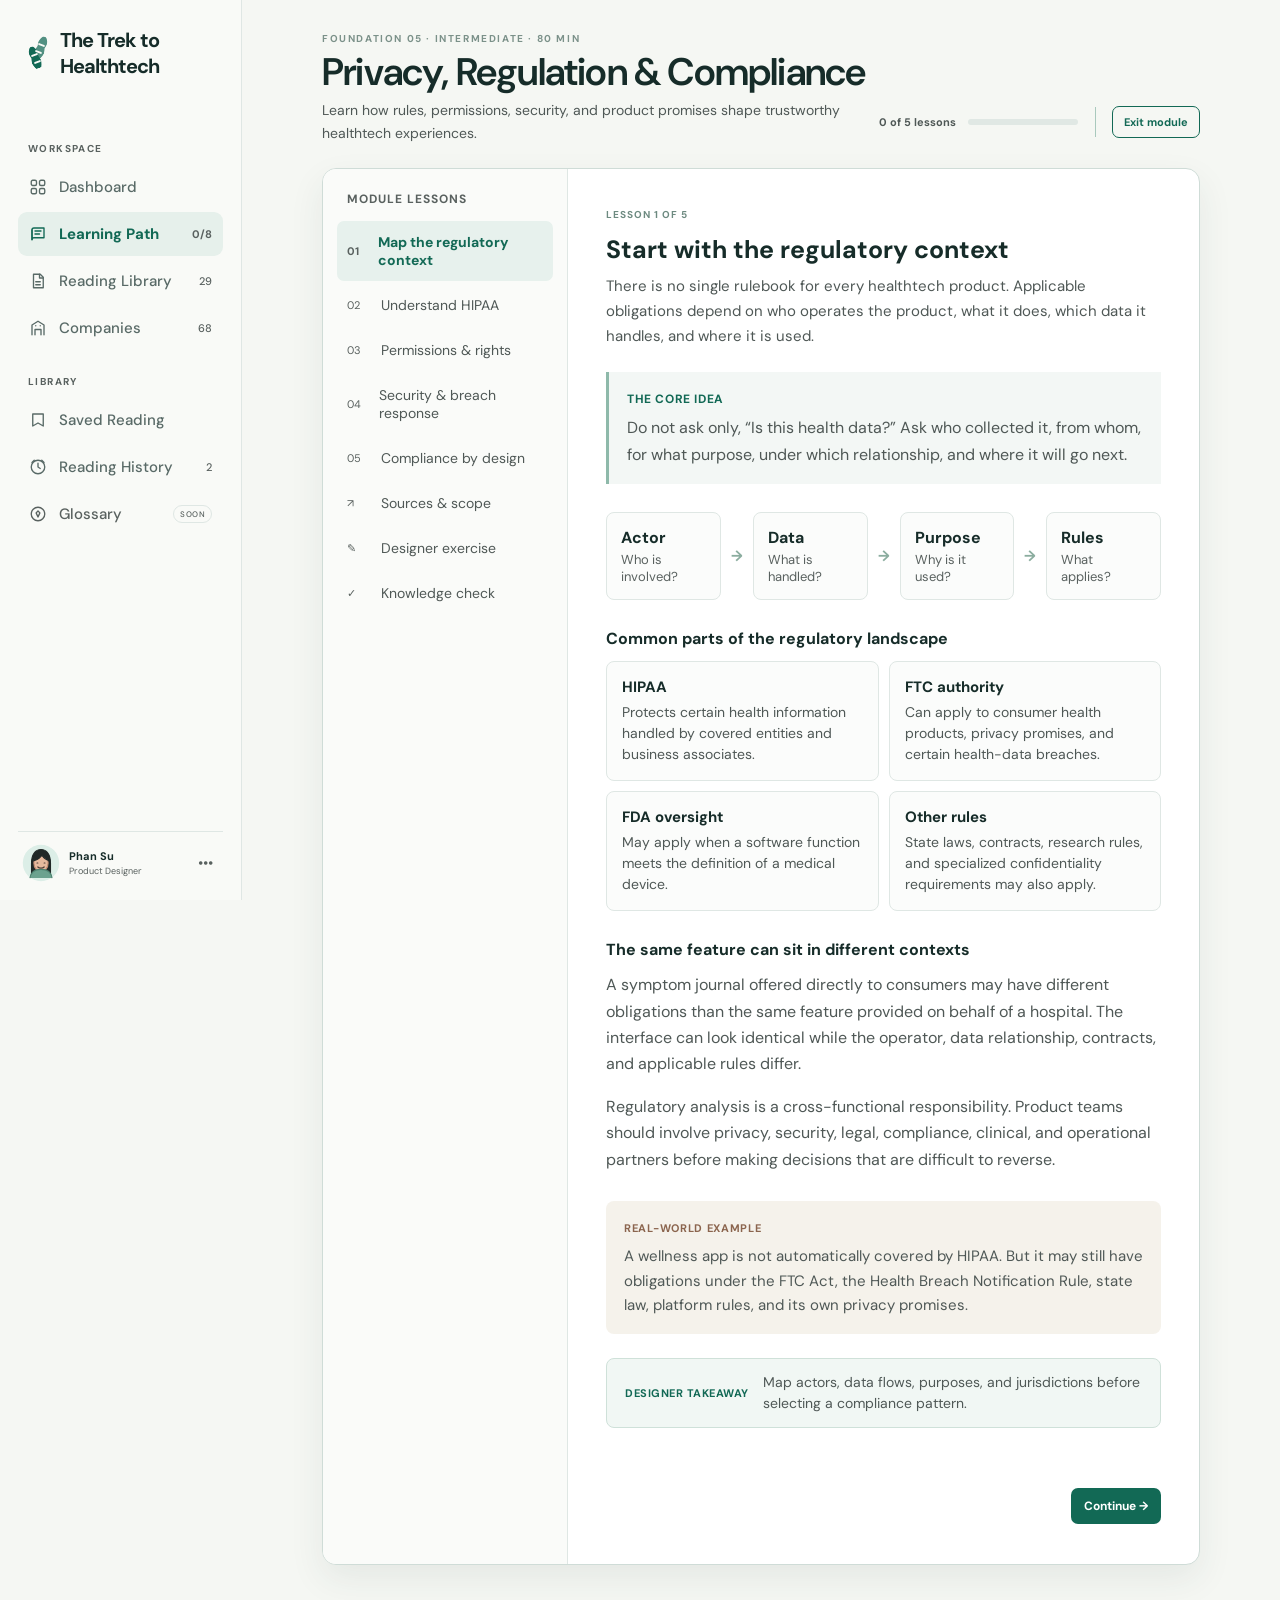
<file: privacy-regulation.html>
<!DOCTYPE html>
<html lang="en">
<head>
  <meta charset="UTF-8"><meta name="viewport" content="width=device-width, initial-scale=1.0">
  <title>Privacy, Regulation &amp; Compliance — The Trek to Healthtech</title>
  <link rel="preconnect" href="https://fonts.googleapis.com"><link rel="preconnect" href="https://fonts.gstatic.com" crossorigin>
  <link href="https://fonts.googleapis.com/css2?family=DM+Sans:wght@400;500;600;700&amp;display=swap" rel="stylesheet"><link rel="stylesheet" href="styles.css?v=20260615-1">
</head>
<body class="workspace-page module-workspace-page" data-active-page="learning">
  <main class="module-page">
    <div class="module-page-intro"><p class="eyebrow">Foundation 05 · Intermediate · 80 min</p><h1>Privacy, Regulation &amp; Compliance</h1><div class="module-intro-row"><p>Learn how rules, permissions, security, and product promises shape trustworthy healthtech experiences.</p><div class="module-workspace-bar"><div class="module-top-progress"><strong id="lessonProgressText">0 of 5 lessons</strong><div><span id="lessonProgressBar"></span></div></div><a class="exit-module" href="learning-path.html">Exit module</a></div></div></div>
    <div class="lesson-layout module-page-layout">
      <aside class="lesson-nav">
        <p>Module lessons</p>
        <button class="lesson-tab active" data-lesson="lesson-1"><span>01</span>Map the regulatory context</button>
        <button class="lesson-tab" data-lesson="lesson-2"><span>02</span>Understand HIPAA</button>
        <button class="lesson-tab" data-lesson="lesson-3"><span>03</span>Permissions &amp; rights</button>
        <button class="lesson-tab" data-lesson="lesson-4"><span>04</span>Security &amp; breach response</button>
        <button class="lesson-tab" data-lesson="lesson-5"><span>05</span>Compliance by design</button>
        <button class="lesson-tab" data-lesson="sources"><span>↗</span>Sources &amp; scope</button>
        <button class="lesson-tab" data-lesson="exercise"><span>✎</span>Designer exercise</button>
        <button class="lesson-tab" data-lesson="knowledge-check"><span>✓</span>Knowledge check</button>
      </aside>
      <div class="lesson-content">
        <article class="lesson-page active" id="lesson-1">
          <span class="lesson-kicker">Lesson 1 of 5</span><h3>Start with the regulatory context</h3>
          <p class="lesson-lede">There is no single rulebook for every healthtech product. Applicable obligations depend on who operates the product, what it does, which data it handles, and where it is used.</p>
          <div class="lesson-callout"><strong>The core idea</strong><p>Do not ask only, “Is this health data?” Ask who collected it, from whom, for what purpose, under which relationship, and where it will go next.</p></div>
          <div class="flow-diagram"><div><span>Actor</span><small>Who is involved?</small></div><b>→</b><div><span>Data</span><small>What is handled?</small></div><b>→</b><div><span>Purpose</span><small>Why is it used?</small></div><b>→</b><div><span>Rules</span><small>What applies?</small></div></div>
          <div class="learning-block"><h4>Common parts of the regulatory landscape</h4><div class="key-term-grid"><div><strong>HIPAA</strong><span>Protects certain health information handled by covered entities and business associates.</span></div><div><strong>FTC authority</strong><span>Can apply to consumer health products, privacy promises, and certain health-data breaches.</span></div><div><strong>FDA oversight</strong><span>May apply when a software function meets the definition of a medical device.</span></div><div><strong>Other rules</strong><span>State laws, contracts, research rules, and specialized confidentiality requirements may also apply.</span></div></div></div>
          <div class="learning-block"><h4>The same feature can sit in different contexts</h4><p>A symptom journal offered directly to consumers may have different obligations than the same feature provided on behalf of a hospital. The interface can look identical while the operator, data relationship, contracts, and applicable rules differ.</p><p>Regulatory analysis is a cross-functional responsibility. Product teams should involve privacy, security, legal, compliance, clinical, and operational partners before making decisions that are difficult to reverse.</p></div>
          <div class="example-box"><span>Real-world example</span><p>A wellness app is not automatically covered by HIPAA. But it may still have obligations under the FTC Act, the Health Breach Notification Rule, state law, platform rules, and its own privacy promises.</p></div>
          <div class="designer-takeaway"><strong>Designer takeaway</strong><span>Map actors, data flows, purposes, and jurisdictions before selecting a compliance pattern.</span></div>
          <button class="complete-lesson" data-complete="lesson-1">Continue →</button>
        </article>
        <article class="lesson-page" id="lesson-2">
          <span class="lesson-kicker">Lesson 2 of 5</span><h3>HIPAA protects information in defined relationships</h3>
          <p class="lesson-lede">HIPAA is central to U.S. healthcare privacy, but it does not cover every organization or every piece of health-related information.</p>
          <div class="role-grid"><div><span>Covered entity</span><strong>Directly regulated</strong><p>Health plans, clearinghouses, and certain healthcare providers</p></div><div><span>Business associate</span><strong>Supports a covered entity</strong><p>Handles PHI while performing certain services or functions</p></div><div><span>PHI</span><strong>Protected information</strong><p>Identifiable health information held or transmitted in a covered relationship</p></div><div><span>BAA</span><strong>Contractual safeguard</strong><p>Defines required protections for business-associate work</p></div></div>
          <div class="learning-block"><h4>HIPAA includes several connected rules</h4><div class="key-term-grid"><div><strong>Privacy Rule</strong><span>Defines permitted uses and disclosures of PHI and individual rights.</span></div><div><strong>Security Rule</strong><span>Requires safeguards for electronic PHI.</span></div><div><strong>Breach Notification Rule</strong><span>Defines notification duties following certain breaches of unsecured PHI.</span></div><div><strong>Enforcement Rule</strong><span>Provides processes and penalties for noncompliance.</span></div></div></div>
          <div class="learning-block"><h4>Permitted does not mean unlimited</h4><p>HIPAA permits many uses and disclosures without an authorization, including treatment, payment, and healthcare operations. Each category has boundaries, and uses outside permitted purposes may require a valid authorization or another legal basis.</p><p>The minimum necessary standard generally requires reasonable efforts to limit PHI to what is needed for the purpose. Important exceptions exist, including disclosures for treatment, so teams should confirm the rule that applies to the specific flow.</p></div>
          <div class="lesson-callout"><strong>Designer prompt</strong><p>For every role and screen, ask which information is needed for the task, which is merely convenient, and which should not be visible.</p></div>
          <div class="designer-takeaway"><strong>Designer takeaway</strong><span>Design permissions around defined roles, purposes, and relationships, not broad access to “all patient data.”</span></div>
          <button class="complete-lesson" data-complete="lesson-2">Continue →</button>
        </article>
        <article class="lesson-page" id="lesson-3">
          <span class="lesson-kicker">Lesson 3 of 5</span><h3>Make permissions and rights usable</h3>
          <p class="lesson-lede">Privacy is not achieved by placing a long policy in front of people. Products must make choices, permissions, and consequences understandable throughout the experience.</p>
          <div class="tension-list"><div><strong>Notice</strong><span>Explain relevant data practices clearly and at the right moment</span></div><div><strong>Choice</strong><span>Offer meaningful controls where choice is required or promised</span></div><div><strong>Access</strong><span>Help people obtain information they are entitled to receive</span></div><div><strong>Correction</strong><span>Provide a path to question or amend inaccurate information</span></div></div>
          <div class="learning-block"><h4>Consent, authorization, and permission are not interchangeable</h4><p>These terms can have different legal meanings depending on the rule and context. A product should not assume that a generic checkbox creates a valid authorization for every use. The workflow must capture the required information and preserve evidence of what the person agreed to.</p><p>People also need to understand what happens if they decline, how long a permission lasts, whether they can revoke it, and which uses are necessary to provide the service.</p></div>
          <div class="learning-block"><h4>Individual rights create product workflows</h4><div class="key-term-grid"><div><strong>Request</strong><span>Make the right easy to discover and initiate.</span></div><div><strong>Identity</strong><span>Verify the requester without creating unnecessary barriers.</span></div><div><strong>Fulfillment</strong><span>Track ownership, deadlines, format, and delivery.</span></div><div><strong>Record</strong><span>Preserve the request, decision, and response.</span></div></div></div>
          <div class="example-box"><span>Real-world example</span><p>A patient requesting records should be able to understand what is available, submit the request, verify identity, follow its status, and receive the information securely.</p></div>
          <div class="designer-takeaway"><strong>Designer takeaway</strong><span>Turn privacy rights and permissions into clear, accountable end-to-end workflows.</span></div>
          <button class="complete-lesson" data-complete="lesson-3">Continue →</button>
        </article>
        <article class="lesson-page" id="lesson-4">
          <span class="lesson-kicker">Lesson 4 of 5</span><h3>Privacy depends on security and response</h3>
          <p class="lesson-lede">A privacy promise is not credible unless the product protects information across collection, access, storage, sharing, and deletion.</p>
          <div class="setting-grid"><div><strong>Administrative</strong><span>Policies, risk analysis, training, and response plans</span></div><div><strong>Physical</strong><span>Facilities, devices, workstations, and media</span></div><div><strong>Technical</strong><span>Authentication, authorization, logging, and transmission controls</span></div><div><strong>Operational</strong><span>Monitoring, escalation, recovery, and learning</span></div></div>
          <div class="learning-block"><h4>Design from a risk analysis</h4><p>Security controls should respond to the actual information, systems, threats, vulnerabilities, and consequences involved. A risk analysis identifies where sensitive information exists, how it moves, who can access it, and what could go wrong.</p><p>Security and usability must be designed together. Controls that people cannot understand or use reliably may create workarounds, while weak controls can expose patients and organizations to serious harm.</p></div>
          <div class="learning-block"><h4>Build for detection and response</h4><div class="key-term-grid"><div><strong>Prevent</strong><span>Reduce the chance of inappropriate access or disclosure.</span></div><div><strong>Detect</strong><span>Make unusual or unauthorized activity visible.</span></div><div><strong>Respond</strong><span>Route incidents to people who can investigate and act.</span></div><div><strong>Recover</strong><span>Restore service, notify as required, and reduce recurrence.</span></div></div></div>
          <div class="example-box"><span>Real-world example</span><p>An analytics or advertising SDK can send sensitive events to a third party. Product teams must understand what every embedded service receives, why it receives it, and whether that disclosure is allowed and accurately described.</p></div>
          <div class="designer-takeaway"><strong>Designer takeaway</strong><span>Design for least privilege, traceability, and incident response, not only the happy path.</span></div>
          <button class="complete-lesson" data-complete="lesson-4">Continue →</button>
        </article>
        <article class="lesson-page" id="lesson-5">
          <span class="lesson-kicker">Lesson 5 of 5</span><h3>Build compliance into product decisions</h3>
          <p class="lesson-lede">Compliance works best as an ongoing product practice, not a final approval step before launch.</p>
          <div class="learning-block"><h4>Use a lifecycle approach</h4><div class="key-term-grid"><div><strong>Collect</strong><span>Request only data that has a defined and defensible purpose.</span></div><div><strong>Use</strong><span>Restrict access and secondary use to approved purposes.</span></div><div><strong>Share</strong><span>Understand recipients, contracts, permissions, and onward use.</span></div><div><strong>Retain</strong><span>Define how long data is needed and how it is safely disposed of.</span></div></div></div>
          <div class="learning-block"><h4>Maintain an evidence trail</h4><p>Teams should be able to explain why a feature collects data, which rule or agreement permits each use, who approved the decision, how permissions are enforced, and how the system is monitored. Documentation should remain connected to the implemented product as it changes.</p><p>Third-party tools deserve the same scrutiny as first-party features. Analytics, support, identity, messaging, AI, and infrastructure vendors can change the data flow and regulatory context.</p></div>
          <div class="learning-block"><h4>A practical review before launch</h4><div class="key-term-grid"><div><strong>Data map</strong><span>Do we know what enters, leaves, and persists?</span></div><div><strong>Purpose</strong><span>Can we explain and defend every use?</span></div><div><strong>Control</strong><span>Are access, choice, and safeguards implemented?</span></div><div><strong>Operations</strong><span>Can the team fulfill rights and respond to incidents?</span></div></div></div>
          <div class="lesson-callout"><strong>Design principle</strong><p>A trustworthy product does what it says, says what it does, and can demonstrate both.</p></div>
          <div class="designer-takeaway"><strong>Designer takeaway</strong><span>Make the compliant path the natural path for users and internal teams.</span></div>
          <button class="complete-lesson" data-complete="lesson-5">Mark lesson complete →</button>
        </article>
        <article class="lesson-page" id="sources">
          <span class="lesson-kicker">Authoritative references</span><h3>Sources and scope</h3>
          <p class="lesson-lede">This module is an educational introduction to U.S. healthtech privacy and compliance. Applicable requirements change by product, organization, data flow, jurisdiction, and use case.</p>
          <div class="learning-block"><h4>Primary references</h4><p><a href="https://www.hhs.gov/hipaa/for-professionals/privacy/laws-regulations/index.html" target="_blank" rel="noopener">HHS — Summary of the HIPAA Privacy Rule</a></p><p><a href="https://www.hhs.gov/hipaa/for-professionals/privacy/guidance/minimum-necessary-requirement/index.html" target="_blank" rel="noopener">HHS — Minimum Necessary Requirement</a></p><p><a href="https://www.hhs.gov/hipaa/for-professionals/security/guidance/guidance-risk-analysis/index.html" target="_blank" rel="noopener">HHS — Guidance on Risk Analysis</a></p><p><a href="https://www.ftc.gov/business-guidance/resources/complying-ftcs-health-breach-notification-rule" target="_blank" rel="noopener">FTC — Complying with the Health Breach Notification Rule</a></p><p><a href="https://www.fda.gov/regulatory-information/search-fda-guidance-documents/policy-device-software-functions-and-mobile-medical-applications" target="_blank" rel="noopener">FDA — Policy for Device Software Functions and Mobile Medical Applications</a></p></div>
          <div class="lesson-callout"><strong>Scope note</strong><p>This curriculum is not legal or compliance advice. Validate requirements with qualified privacy, security, legal, compliance, and clinical partners for the specific product and jurisdiction.</p></div>
        </article>
        <article class="lesson-page" id="exercise">
          <span class="lesson-kicker">Product designer exercise</span><h3>Create a privacy and compliance map</h3>
          <p class="lesson-lede">Choose one healthtech feature and map the decisions required to make its data use understandable, defensible, and operationally supportable.</p>
          <div class="lesson-callout"><strong>How to approach it</strong><p>Use one specific flow, such as a patient sharing wearable data with a care team or a clinician using an AI documentation assistant.</p></div>
          <div class="exercise-form"><label>Feature and intended value<input type="text" placeholder="Example: A patient shares home blood-pressure readings with a care team"></label><label>Actors and regulatory context<textarea placeholder="Who operates, uses, buys, supports, and receives data from the feature? Which relationships and jurisdictions matter?"></textarea></label><label>Data flow and purpose<textarea placeholder="What data is collected, inferred, stored, used, shared, and retained? Why is each step needed?"></textarea></label><label>Permissions and individual rights<textarea placeholder="What notice, choice, authorization, access, correction, or revocation workflows are needed?"></textarea></label><label>Safeguards and third parties<textarea placeholder="Who can access the data? Which vendors receive it? How are access and activity controlled and logged?"></textarea></label><label>Failure and response<textarea placeholder="What could go wrong? How would the team detect, investigate, communicate, and recover?"></textarea></label><label>Open questions and owners<textarea placeholder="Which decisions need privacy, legal, security, compliance, clinical, or operational review?"></textarea></label></div>
          <button class="save-exercise">Save exercise notes</button>
        </article>
        <article class="lesson-page" id="knowledge-check">
          <span class="lesson-kicker">Knowledge check</span><h3>Check your privacy and compliance understanding</h3><p class="lesson-lede">Answer all five questions correctly to complete the module.</p>
          <div class="quiz"><fieldset data-answer="context"><legend>1. What determines which privacy and regulatory requirements apply?</legend><label><input type="radio" name="q1" value="health"> Whether the interface mentions health</label><label><input type="radio" name="q1" value="context"> Actors, data, purpose, relationships, and jurisdiction</label><label><input type="radio" name="q1" value="color"> The product’s visual design</label></fieldset><fieldset data-answer="defined"><legend>2. Which statement about HIPAA is correct?</legend><label><input type="radio" name="q2" value="all"> It covers all health-related information everywhere</label><label><input type="radio" name="q2" value="none"> It only covers paper medical records</label><label><input type="radio" name="q2" value="defined"> It protects information in defined covered relationships</label></fieldset><fieldset data-answer="workflow"><legend>3. How should products support privacy rights?</legend><label><input type="radio" name="q3" value="policy"> Only through a long privacy policy</label><label><input type="radio" name="q3" value="workflow"> Through clear, accountable end-to-end workflows</label><label><input type="radio" name="q3" value="email"> Through an unmonitored email address</label></fieldset><fieldset data-answer="response"><legend>4. What should security design include beyond prevention?</legend><label><input type="radio" name="q4" value="response"> Detection, response, and recovery</label><label><input type="radio" name="q4" value="nothing"> Nothing else</label><label><input type="radio" name="q4" value="hide"> Hiding incidents from the team</label></fieldset><fieldset data-answer="lifecycle"><legend>5. When should teams address compliance?</legend><label><input type="radio" name="q5" value="launch"> Only immediately before launch</label><label><input type="radio" name="q5" value="complaint"> Only after a complaint</label><label><input type="radio" name="q5" value="lifecycle"> Throughout the product lifecycle</label></fieldset></div>
          <button class="submit-quiz">Submit knowledge check</button><p class="quiz-result" id="quizResult"></p>
        </article>
      </div>
    </div>
  </main>
  <div class="toast" id="toast">Progress saved.</div><script src="app-shell.js?v=20260615-1"></script><script src="privacy-regulation.js?v=20260615-1"></script>
</body>
</html>
</file>
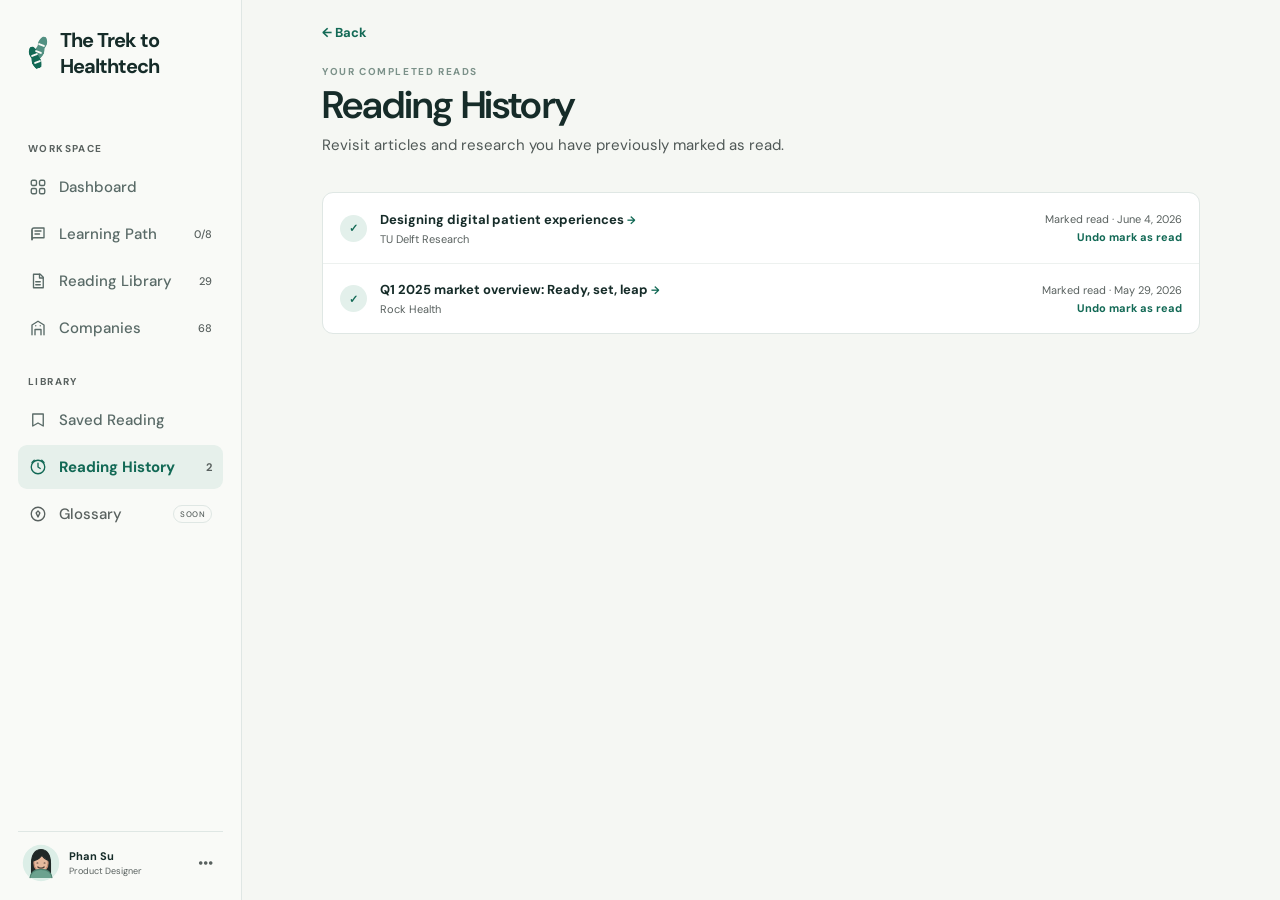
<file: reading-history.html>
<!DOCTYPE html>
<html lang="en">
<head>
  <meta charset="UTF-8"><meta name="viewport" content="width=device-width, initial-scale=1.0">
  <title>Reading History — The Trek to Healthtech</title>
  <link rel="preconnect" href="https://fonts.googleapis.com"><link rel="preconnect" href="https://fonts.gstatic.com" crossorigin>
  <link href="https://fonts.googleapis.com/css2?family=DM+Sans:wght@400;500;600;700&display=swap" rel="stylesheet"><link rel="stylesheet" href="styles.css?v=20260615-1">
</head>
<body class="workspace-page" data-active-page="history">
  <main class="reading-history-page">
    <div class="reading-page-hero"><a class="page-back-link" href="index.html" data-history-back>← Back</a><p class="eyebrow">Your completed reads</p><h1>Reading History</h1><p>Revisit articles and research you have previously marked as read.</p></div>
    <div class="history-list" id="historyList"></div>
    <p class="empty-library" id="emptyHistory" hidden>You have not marked any articles as read yet.</p>
  </main>
  <script src="app-shell.js?v=20260615-1"></script><script src="reading-history.js?v=20260615-1"></script>
</body>
</html>
</file>
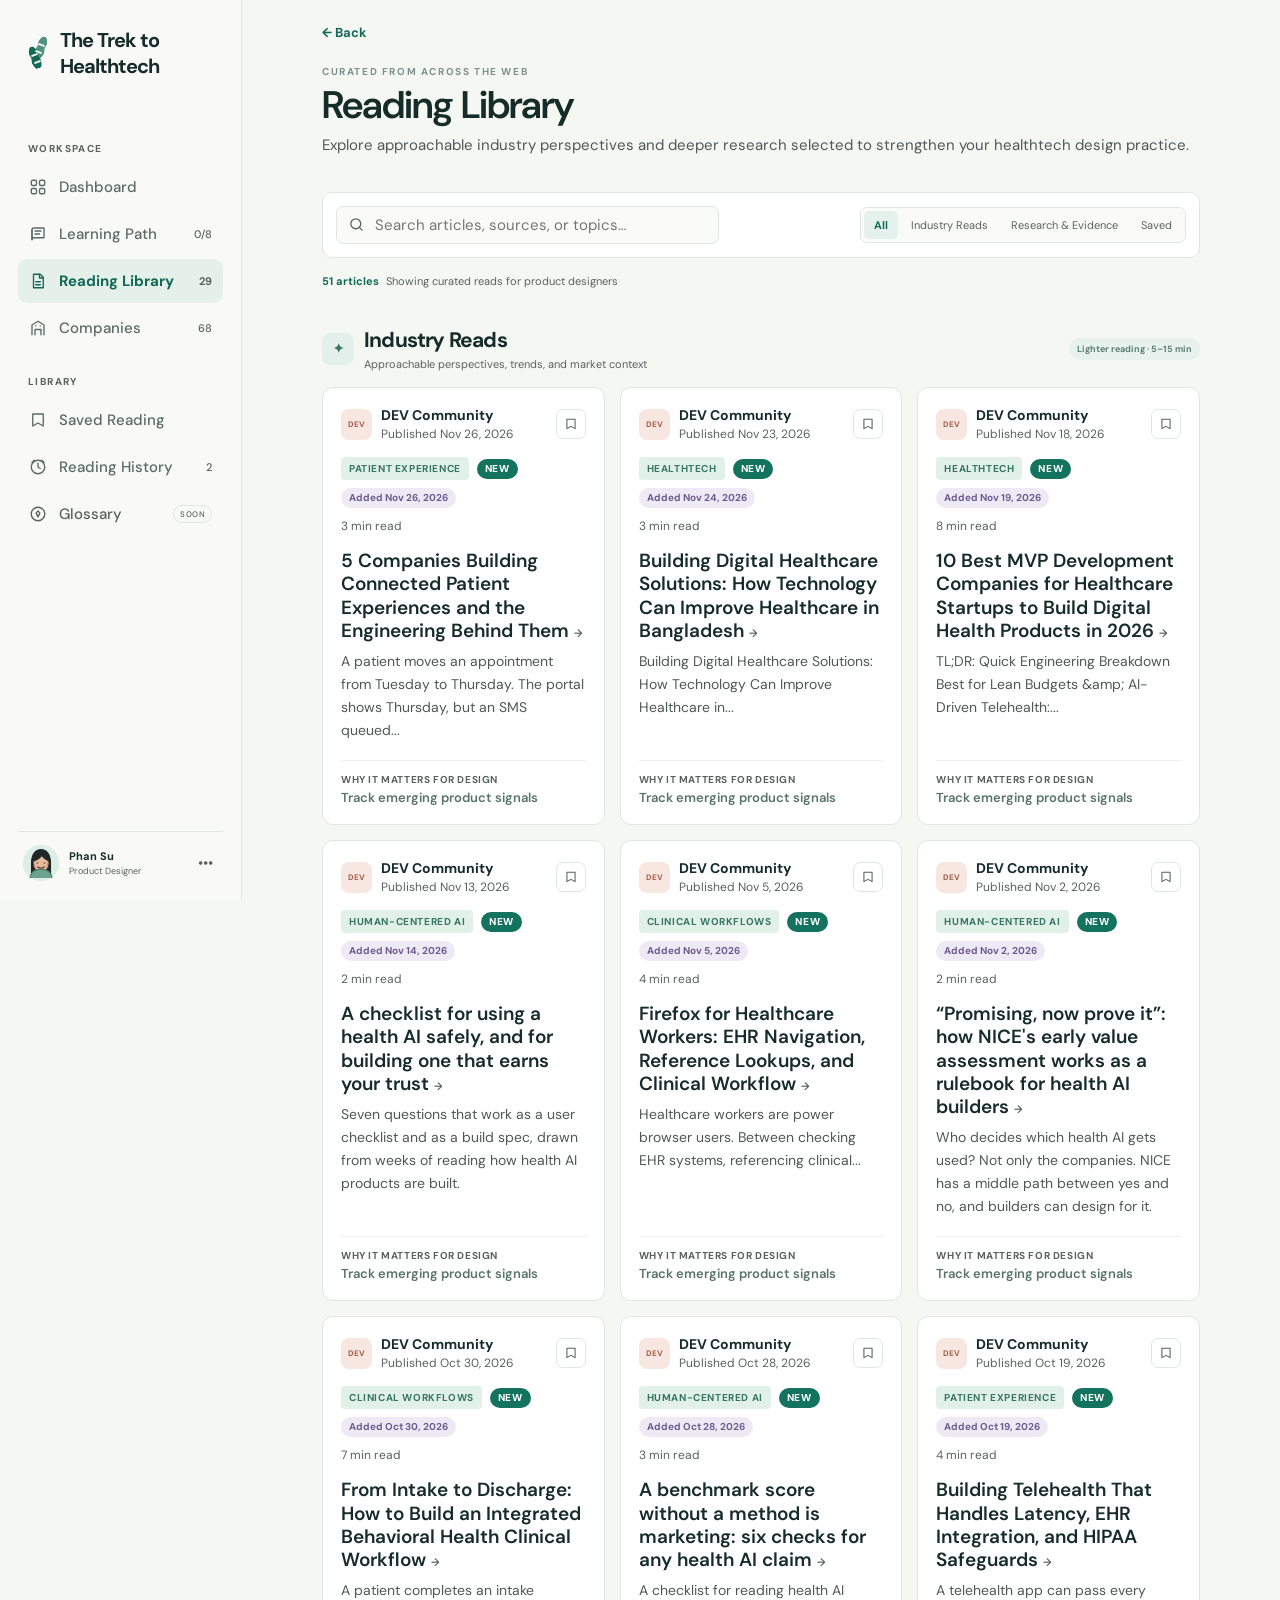
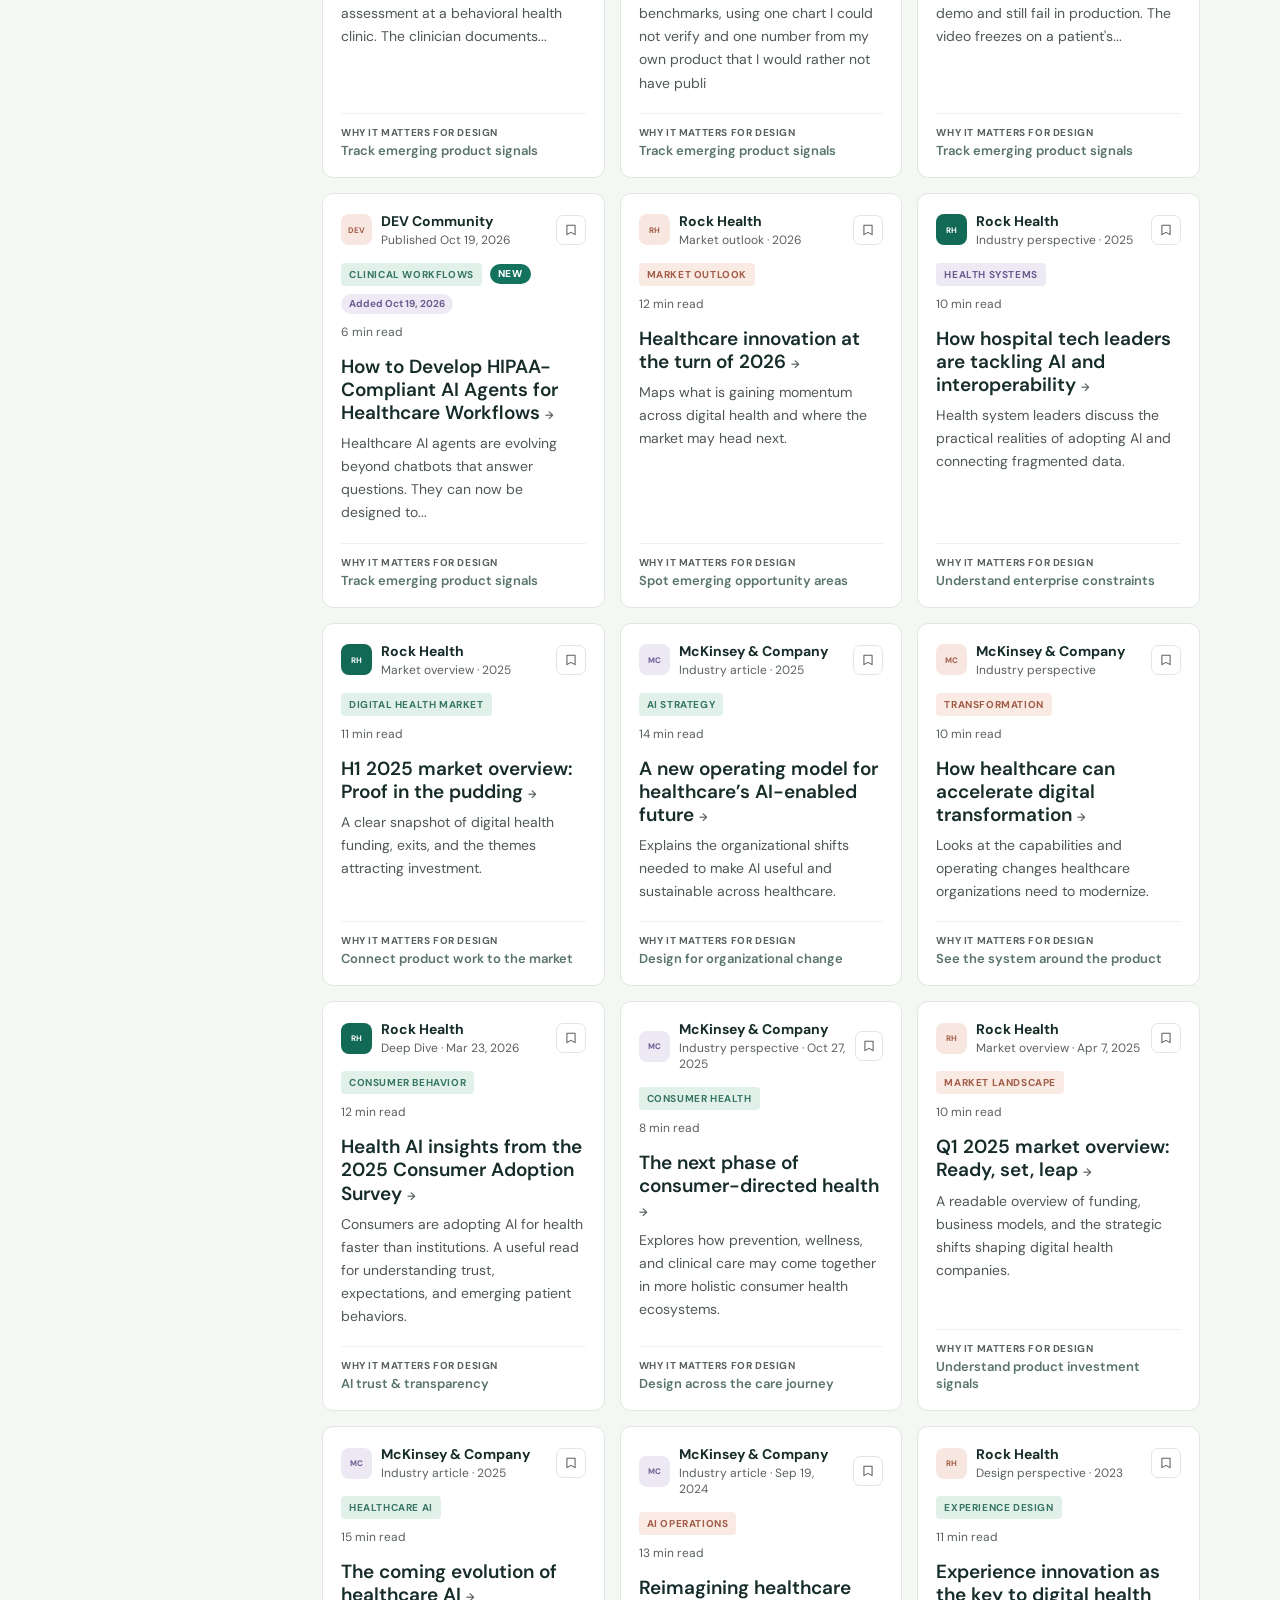
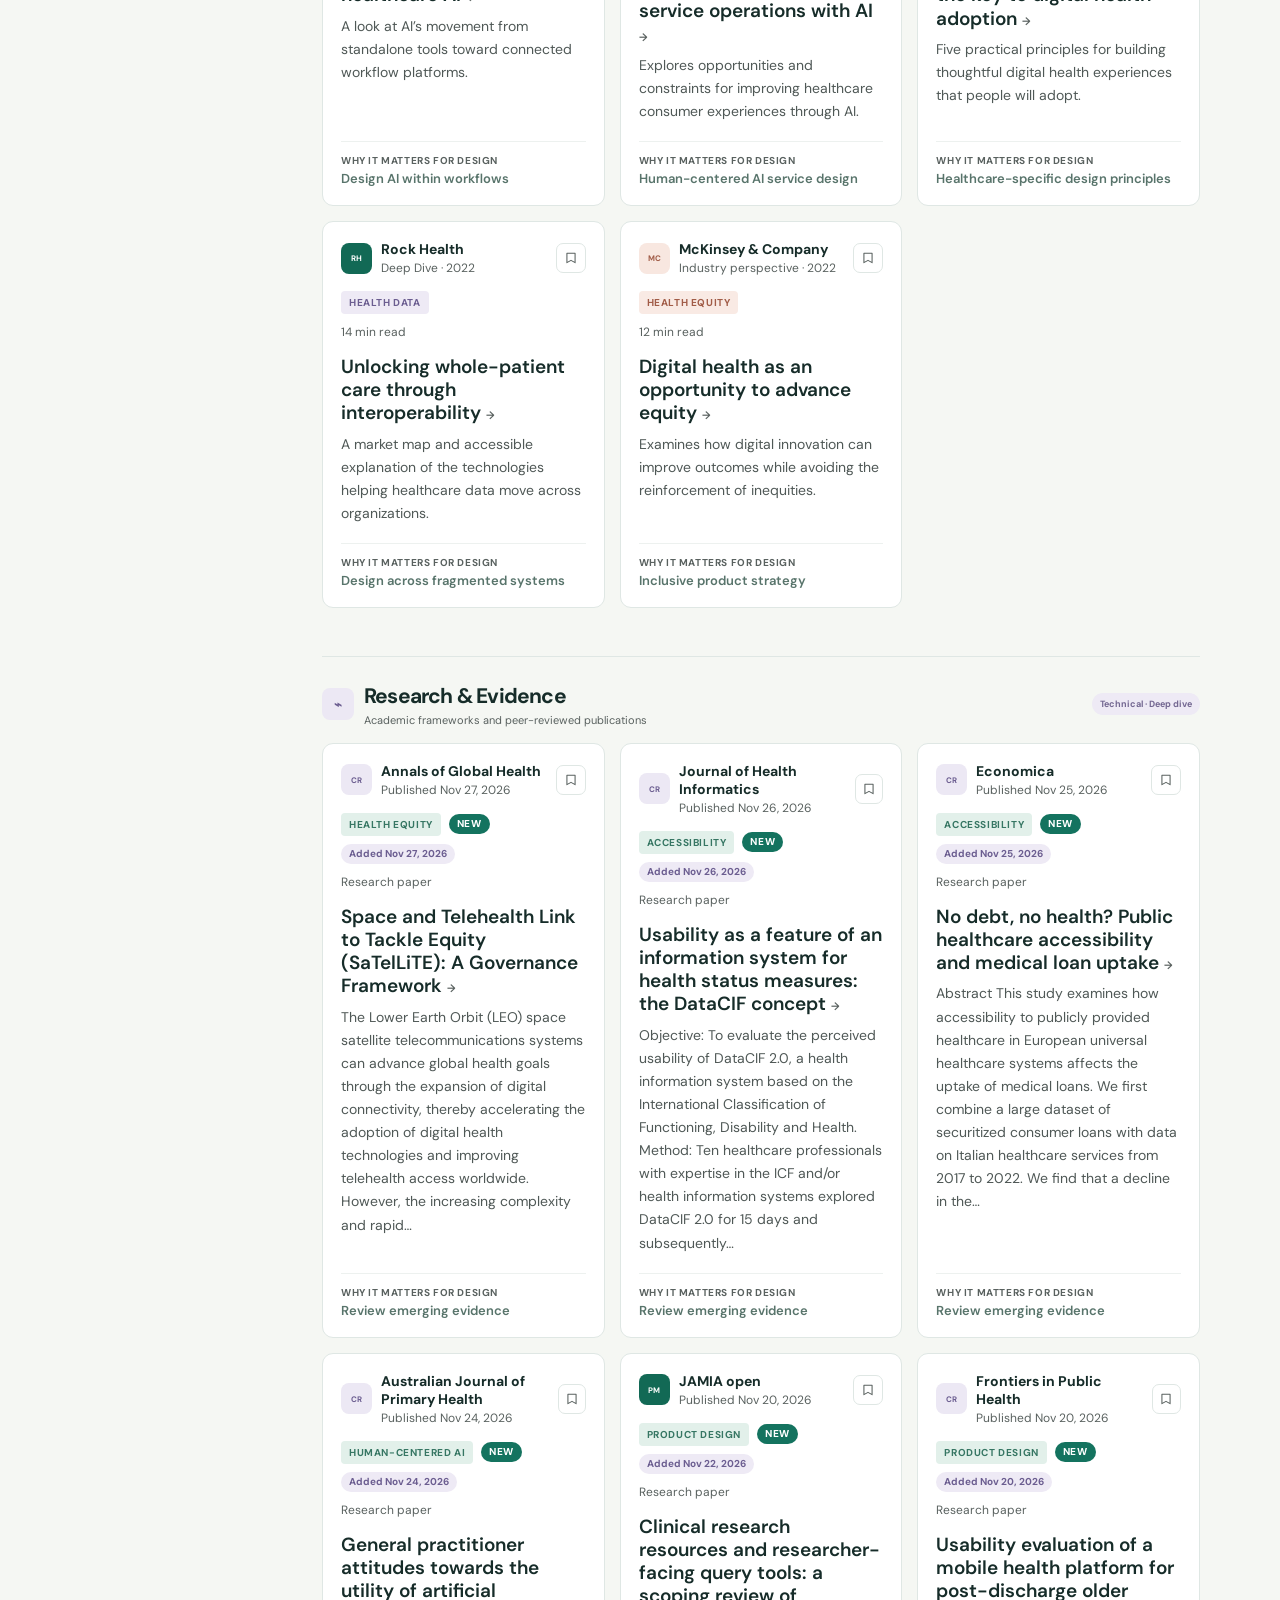
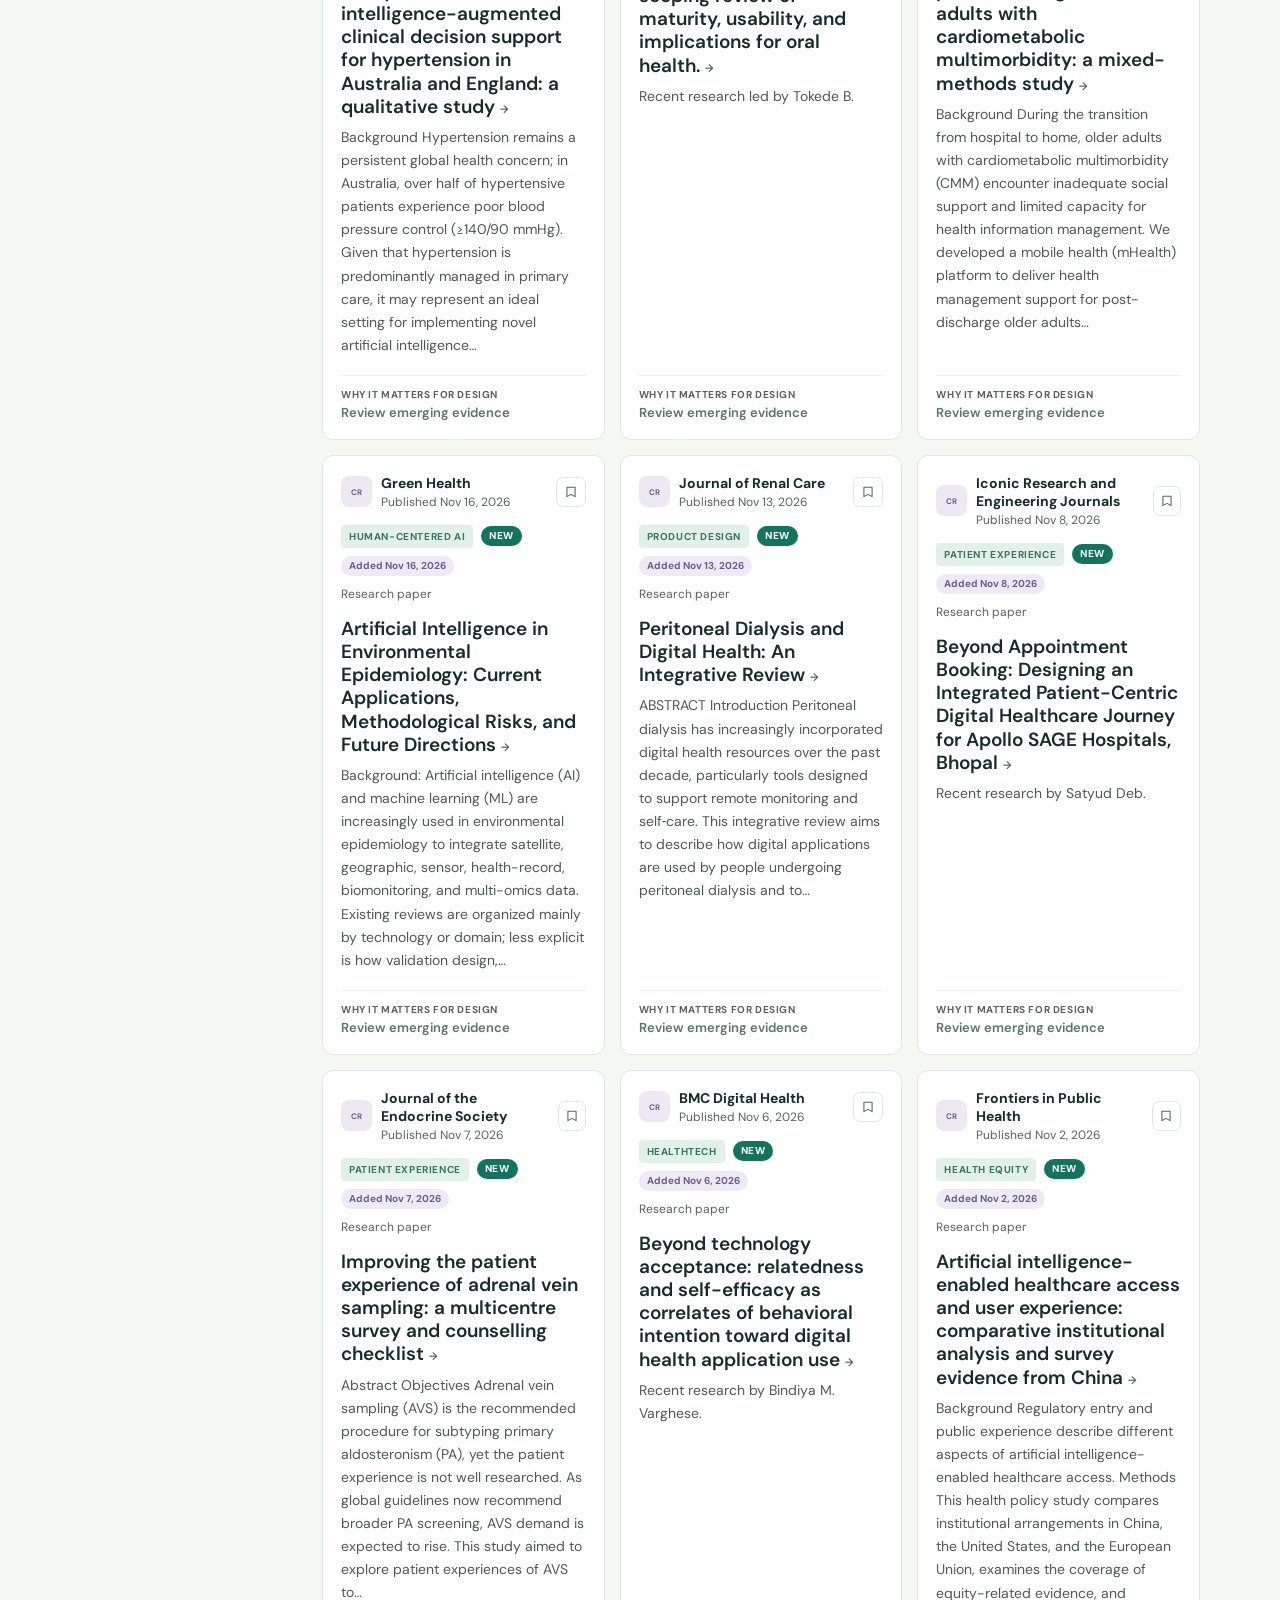
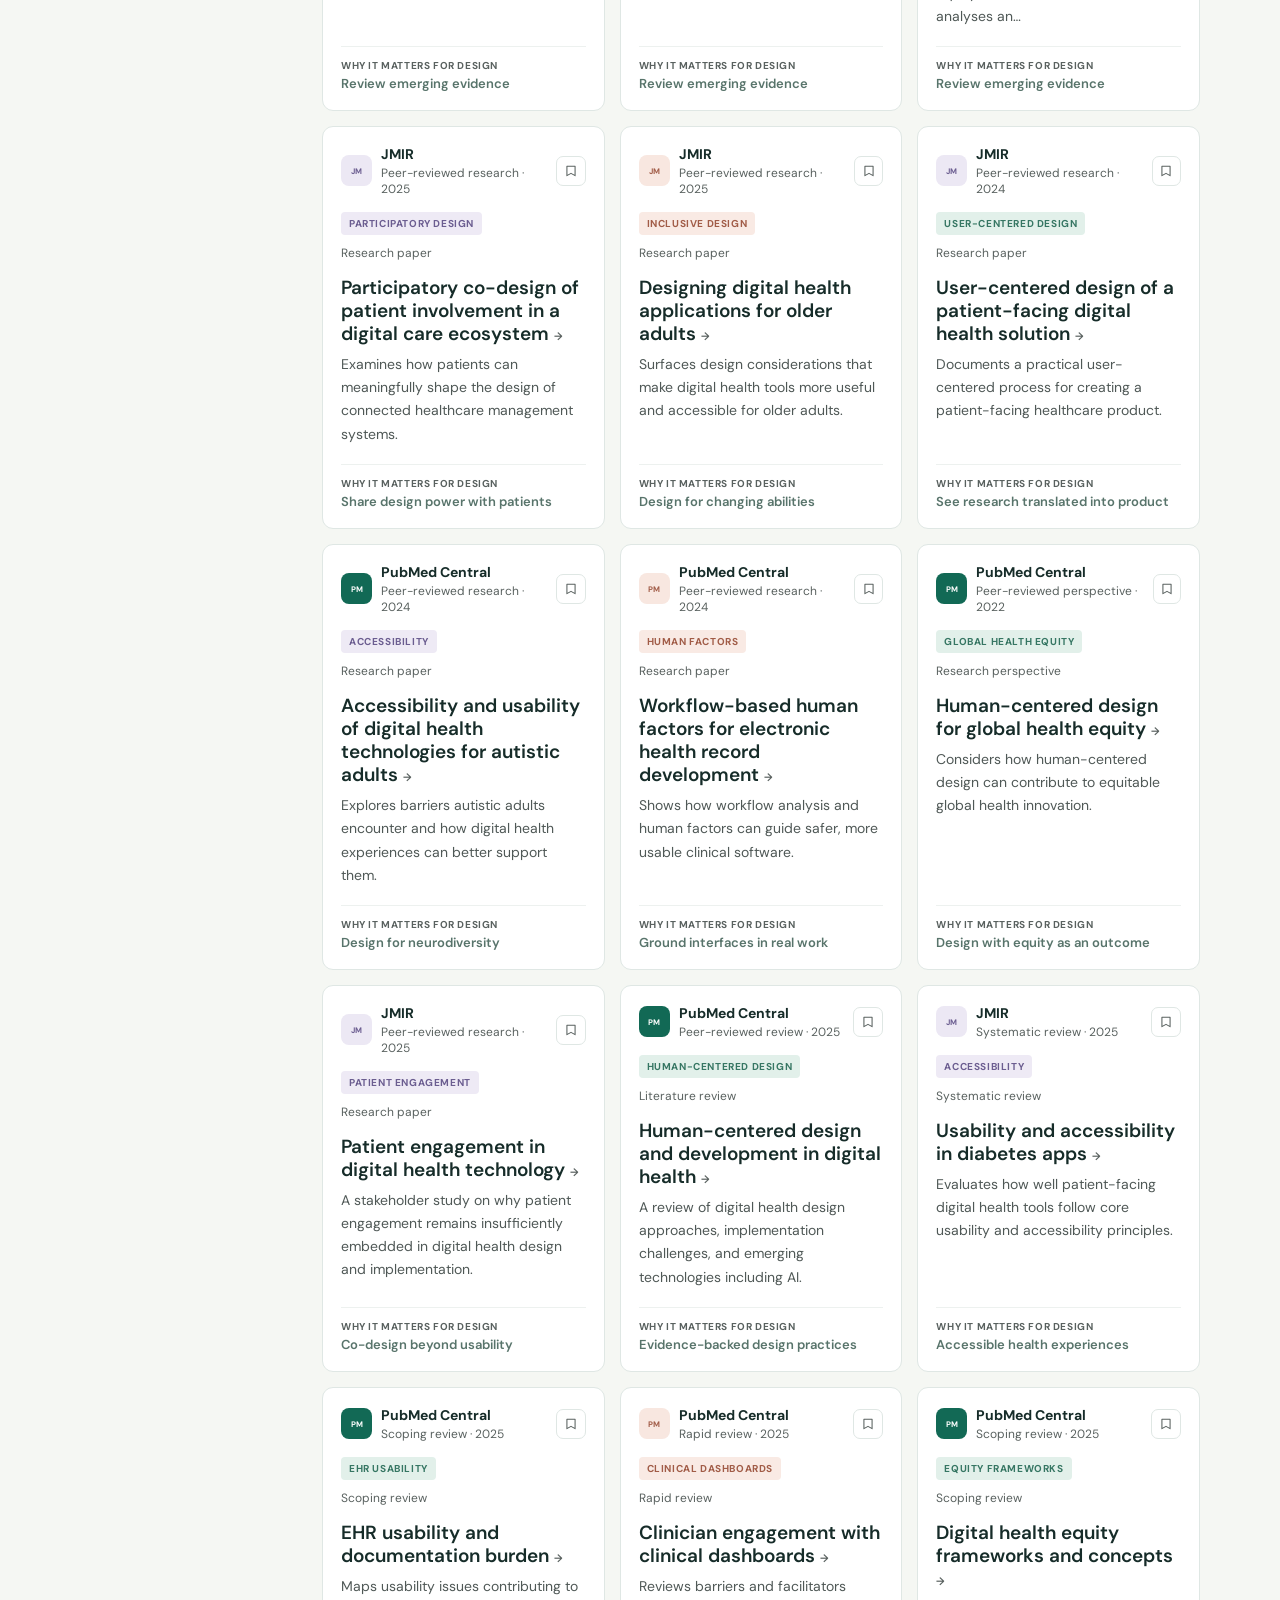
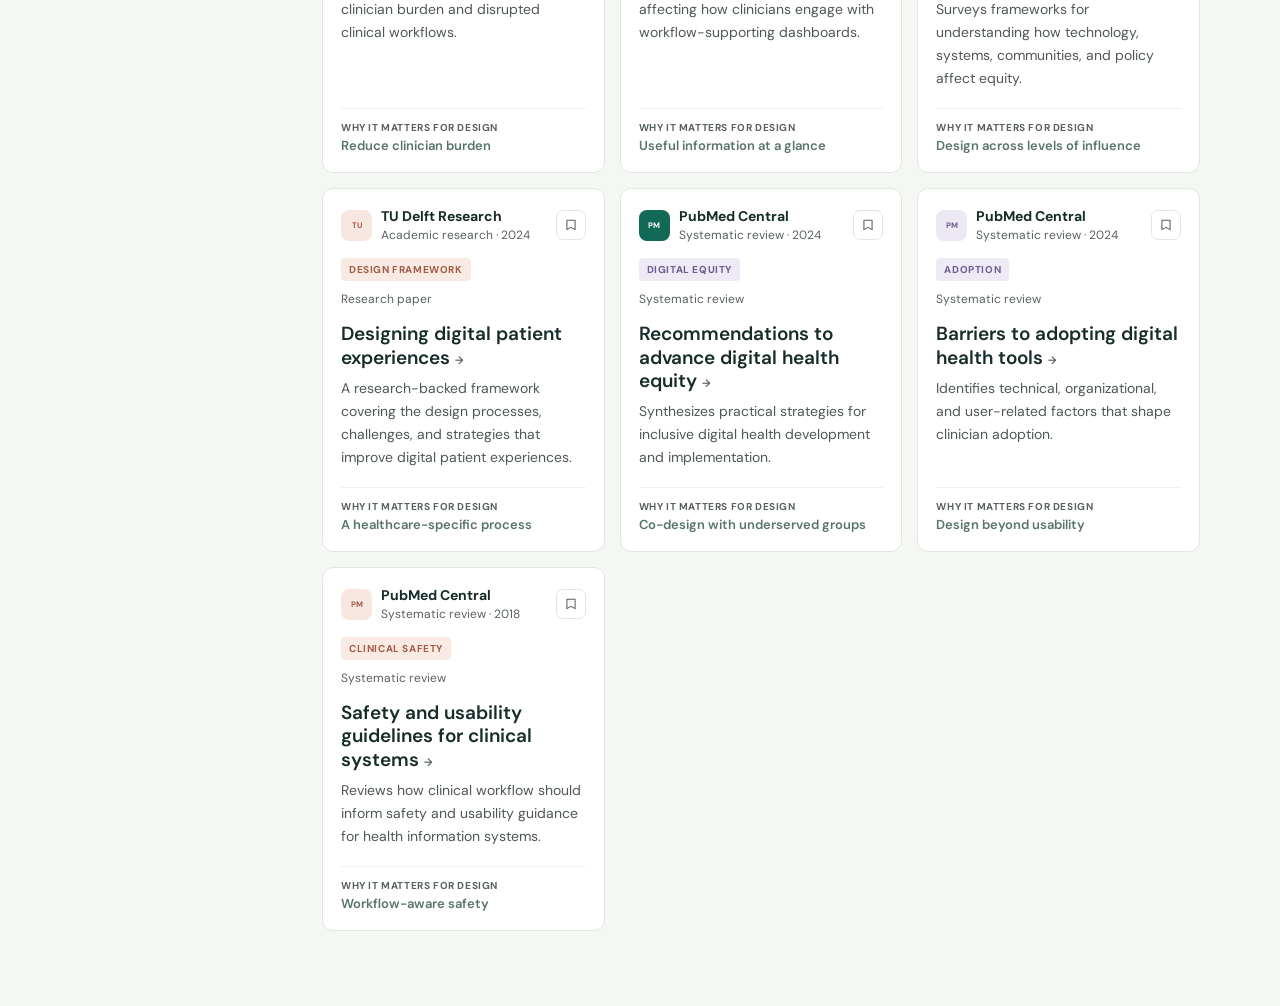
<file: reading-library.html>
<!DOCTYPE html>
<html lang="en">
<head>
  <meta charset="UTF-8"><meta name="viewport" content="width=device-width, initial-scale=1.0">
  <title>Reading Library — The Trek to Healthtech</title>
  <link rel="preconnect" href="https://fonts.googleapis.com"><link rel="preconnect" href="https://fonts.gstatic.com" crossorigin>
  <link href="https://fonts.googleapis.com/css2?family=DM+Sans:wght@400;500;600;700&display=swap" rel="stylesheet"><link rel="stylesheet" href="styles.css?v=20260615-1">
</head>
<body class="workspace-page" data-active-page="reading">
  <main class="reading-library-page">
    <div class="reading-page-hero">
      <a class="page-back-link" href="index.html" data-history-back>← Back</a>
      <p class="eyebrow">Curated from across the web</p><h1>Reading Library</h1>
      <p>Explore approachable industry perspectives and deeper research selected to strengthen your healthtech design practice.</p>
    </div>
    <div class="reading-toolbar">
      <div class="library-search"><svg viewBox="0 0 24 24"><circle cx="11" cy="11" r="7"/><path d="m20 20-4-4"/></svg><input id="librarySearch" type="search" placeholder="Search articles, sources, or topics…"></div>
      <div class="library-filters" role="group" aria-label="Reading filters">
        <button class="library-filter active" data-filter="all">All</button><button class="library-filter" data-filter="industry">Industry Reads</button><button class="library-filter" data-filter="research">Research &amp; Evidence</button><button class="library-filter" data-filter="saved">Saved</button>
      </div>
    </div>
    <div class="library-results-summary"><strong id="resultCount">6 articles</strong><span id="libraryStatus">Showing curated reads for product designers</span></div>

    <section class="library-section" data-section="industry">
      <div class="reading-group-head"><div><span class="reading-icon light-read">✦</span><div><h2>Industry Reads</h2><p>Approachable perspectives, trends, and market context</p></div></div><span class="reading-level">Lighter reading · 5–15 min</span></div>
      <div class="notes-grid library-grid" id="industryArticles">
        <article class="note-card article-card library-article" data-id="rock-ai" data-type="industry" data-search="rock health consumer ai adoption patient experience research"><div class="source-row"><span class="source-logo rock">RH</span><div><strong>Rock Health</strong><span>Deep Dive · Mar 23, 2026</span></div><button class="save-article" aria-label="Save article"><svg viewBox="0 0 24 24"><path d="M5 4h14v16l-7-4-7 4z"/></svg></button></div><div class="article-type"><span class="tag strategy">Consumer behavior</span><span>12 min read</span></div><h3><a href="https://rockhealth.com/insights/the-tortoise-and-the-hare-of-care-health-ai-insights-from-rock-healths-2025-consumer-adoption-survey/" target="_blank" rel="noopener">Health AI insights from the 2025 Consumer Adoption Survey <span>→</span></a></h3><p>Consumers are adopting AI for health faster than institutions. A useful read for understanding trust, expectations, and emerging patient behaviors.</p><div class="article-footer"><span>Why it matters for design</span><strong>AI trust &amp; transparency</strong></div></article>
        <article class="note-card article-card library-article" data-id="rock-market" data-type="industry" data-search="rock health q1 2025 market funding business models digital health"><div class="source-row"><span class="source-logo market-logo">RH</span><div><strong>Rock Health</strong><span>Market overview · Apr 7, 2025</span></div><button class="save-article" aria-label="Save article"><svg viewBox="0 0 24 24"><path d="M5 4h14v16l-7-4-7 4z"/></svg></button></div><div class="article-type"><span class="tag market">Market landscape</span><span>10 min read</span></div><h3><a href="https://rockhealth.com/insights/q1-2025-market-overview-ready-set-leap/" target="_blank" rel="noopener">Q1 2025 market overview: Ready, set, leap <span>→</span></a></h3><p>A readable overview of funding, business models, and the strategic shifts shaping digital health companies.</p><div class="article-footer"><span>Why it matters for design</span><strong>Understand product investment signals</strong></div></article>
        <article class="note-card article-card library-article" data-id="mckinsey-consumer" data-type="industry" data-search="mckinsey consumer directed health prevention wellness ecosystem"><div class="source-row"><span class="source-logo future-logo">MC</span><div><strong>McKinsey &amp; Company</strong><span>Industry perspective · Oct 27, 2025</span></div><button class="save-article" aria-label="Save article"><svg viewBox="0 0 24 24"><path d="M5 4h14v16l-7-4-7 4z"/></svg></button></div><div class="article-type"><span class="tag strategy">Consumer health</span><span>8 min read</span></div><h3><a href="https://www.mckinsey.com/industries/healthcare/our-insights/healthcare-blog/health-business-building-the-next-phase-of-consumer-directed-health" target="_blank" rel="noopener">The next phase of consumer-directed health <span>→</span></a></h3><p>Explores how prevention, wellness, and clinical care may come together in more holistic consumer health ecosystems.</p><div class="article-footer"><span>Why it matters for design</span><strong>Design across the care journey</strong></div></article>
        <article class="note-card article-card library-article" data-id="rock-interoperability" data-type="industry" data-search="rock health interoperability health data ehr api fhir"><div class="source-row"><span class="source-logo rock">RH</span><div><strong>Rock Health</strong><span>Deep Dive · 2022</span></div><button class="save-article" aria-label="Save article"><svg viewBox="0 0 24 24"><path d="M5 4h14v16l-7-4-7 4z"/></svg></button></div><div class="article-type"><span class="tag design">Health data</span><span>14 min read</span></div><h3><a href="https://rockhealth.com/insights/highway-to-health-unlocking-whole-patient-care-through-data-interoperability/" target="_blank" rel="noopener">Unlocking whole-patient care through interoperability <span>→</span></a></h3><p>A market map and accessible explanation of the technologies helping healthcare data move across organizations.</p><div class="article-footer"><span>Why it matters for design</span><strong>Design across fragmented systems</strong></div></article>
        <article class="note-card article-card library-article" data-id="rock-experience" data-type="industry" data-search="rock health experience innovation digital health adoption design principles"><div class="source-row"><span class="source-logo market-logo">RH</span><div><strong>Rock Health</strong><span>Design perspective · 2023</span></div><button class="save-article" aria-label="Save article"><svg viewBox="0 0 24 24"><path d="M5 4h14v16l-7-4-7 4z"/></svg></button></div><div class="article-type"><span class="tag strategy">Experience design</span><span>11 min read</span></div><h3><a href="https://rockhealth.com/insights/the-climb-to-unicorn-status-experience-innovation-as-the-key-to-digital-health-adoption/" target="_blank" rel="noopener">Experience innovation as the key to digital health adoption <span>→</span></a></h3><p>Five practical principles for building thoughtful digital health experiences that people will adopt.</p><div class="article-footer"><span>Why it matters for design</span><strong>Healthcare-specific design principles</strong></div></article>
        <article class="note-card article-card library-article" data-id="mckinsey-ai-ops" data-type="industry" data-search="mckinsey ai healthcare service operations consumer experience"><div class="source-row"><span class="source-logo future-logo">MC</span><div><strong>McKinsey &amp; Company</strong><span>Industry article · Sep 19, 2024</span></div><button class="save-article" aria-label="Save article"><svg viewBox="0 0 24 24"><path d="M5 4h14v16l-7-4-7 4z"/></svg></button></div><div class="article-type"><span class="tag market">AI operations</span><span>13 min read</span></div><h3><a href="https://www.mckinsey.com/industries/healthcare/our-insights/reimagining-healthcare-industry-service-operations-in-the-age-of-ai" target="_blank" rel="noopener">Reimagining healthcare service operations with AI <span>→</span></a></h3><p>Explores opportunities and constraints for improving healthcare consumer experiences through AI.</p><div class="article-footer"><span>Why it matters for design</span><strong>Human-centered AI service design</strong></div></article>
        <article class="note-card article-card library-article" data-id="mckinsey-modular-ai" data-type="industry" data-search="mckinsey healthcare ai modular architecture clinical operations"><div class="source-row"><span class="source-logo future-logo">MC</span><div><strong>McKinsey &amp; Company</strong><span>Industry article · 2025</span></div><button class="save-article" aria-label="Save article"><svg viewBox="0 0 24 24"><path d="M5 4h14v16l-7-4-7 4z"/></svg></button></div><div class="article-type"><span class="tag strategy">Healthcare AI</span><span>15 min read</span></div><h3><a href="https://www.mckinsey.com/industries/healthcare/our-insights/the-coming-evolution-of-healthcare-ai-toward-a-modular-architecture" target="_blank" rel="noopener">The coming evolution of healthcare AI <span>→</span></a></h3><p>A look at AI’s movement from standalone tools toward connected workflow platforms.</p><div class="article-footer"><span>Why it matters for design</span><strong>Design AI within workflows</strong></div></article>
        <article class="note-card article-card library-article" data-id="mckinsey-equity" data-type="industry" data-search="mckinsey digital health equity access inclusion"><div class="source-row"><span class="source-logo market-logo">MC</span><div><strong>McKinsey &amp; Company</strong><span>Industry perspective · 2022</span></div><button class="save-article" aria-label="Save article"><svg viewBox="0 0 24 24"><path d="M5 4h14v16l-7-4-7 4z"/></svg></button></div><div class="article-type"><span class="tag market">Health equity</span><span>12 min read</span></div><h3><a href="https://www.mckinsey.com/industries/life-sciences/our-insights/digital-health-an-opportunity-to-advance-health-equity" target="_blank" rel="noopener">Digital health as an opportunity to advance equity <span>→</span></a></h3><p>Examines how digital innovation can improve outcomes while avoiding the reinforcement of inequities.</p><div class="article-footer"><span>Why it matters for design</span><strong>Inclusive product strategy</strong></div></article>
        <article class="note-card article-card library-article" data-id="rock-hospital-ai" data-type="industry" data-search="rock health hospital leaders ai interoperability health systems data"><div class="source-row"><span class="source-logo rock">RH</span><div><strong>Rock Health</strong><span>Industry perspective · 2025</span></div><button class="save-article" aria-label="Save article"><svg viewBox="0 0 24 24"><path d="M5 4h14v16l-7-4-7 4z"/></svg></button></div><div class="article-type"><span class="tag design">Health systems</span><span>10 min read</span></div><h3><a href="https://rockhealth.com/insights/hospital-tech-leaders-share-how-theyre-tackling-ai-and-interoperability/" target="_blank" rel="noopener">How hospital tech leaders are tackling AI and interoperability <span>→</span></a></h3><p>Health system leaders discuss the practical realities of adopting AI and connecting fragmented data.</p><div class="article-footer"><span>Why it matters for design</span><strong>Understand enterprise constraints</strong></div></article>
        <article class="note-card article-card library-article" data-id="rock-innovation-2026" data-type="industry" data-search="rock health 2026 healthcare innovation digital health trends market"><div class="source-row"><span class="source-logo market-logo">RH</span><div><strong>Rock Health</strong><span>Market outlook · 2026</span></div><button class="save-article" aria-label="Save article"><svg viewBox="0 0 24 24"><path d="M5 4h14v16l-7-4-7 4z"/></svg></button></div><div class="article-type"><span class="tag market">Market outlook</span><span>12 min read</span></div><h3><a href="https://rockhealth.com/insights/healthcare-innovation-at-the-turn-of-2026-mapping-whats-now-and-whats-next-in-digital-health/" target="_blank" rel="noopener">Healthcare innovation at the turn of 2026 <span>→</span></a></h3><p>Maps what is gaining momentum across digital health and where the market may head next.</p><div class="article-footer"><span>Why it matters for design</span><strong>Spot emerging opportunity areas</strong></div></article>
        <article class="note-card article-card library-article" data-id="rock-h1-2025" data-type="industry" data-search="rock health h1 2025 market funding digital health investment"><div class="source-row"><span class="source-logo rock">RH</span><div><strong>Rock Health</strong><span>Market overview · 2025</span></div><button class="save-article" aria-label="Save article"><svg viewBox="0 0 24 24"><path d="M5 4h14v16l-7-4-7 4z"/></svg></button></div><div class="article-type"><span class="tag strategy">Digital health market</span><span>11 min read</span></div><h3><a href="https://rockhealth.com/insights/h1-2025-market-overview-proof-in-the-pudding/" target="_blank" rel="noopener">H1 2025 market overview: Proof in the pudding <span>→</span></a></h3><p>A clear snapshot of digital health funding, exits, and the themes attracting investment.</p><div class="article-footer"><span>Why it matters for design</span><strong>Connect product work to the market</strong></div></article>
        <article class="note-card article-card library-article" data-id="mckinsey-ai-model" data-type="industry" data-search="mckinsey healthcare ai enabled future operating model organizations"><div class="source-row"><span class="source-logo future-logo">MC</span><div><strong>McKinsey &amp; Company</strong><span>Industry article · 2025</span></div><button class="save-article" aria-label="Save article"><svg viewBox="0 0 24 24"><path d="M5 4h14v16l-7-4-7 4z"/></svg></button></div><div class="article-type"><span class="tag strategy">AI strategy</span><span>14 min read</span></div><h3><a href="https://www.mckinsey.com/industries/healthcare/our-insights/a-new-operating-model-for-health-cares-ai-enabled-future" target="_blank" rel="noopener">A new operating model for healthcare’s AI-enabled future <span>→</span></a></h3><p>Explains the organizational shifts needed to make AI useful and sustainable across healthcare.</p><div class="article-footer"><span>Why it matters for design</span><strong>Design for organizational change</strong></div></article>
        <article class="note-card article-card library-article" data-id="mckinsey-digital-transformation" data-type="industry" data-search="mckinsey healthcare digital transformation strategy technology adoption"><div class="source-row"><span class="source-logo market-logo">MC</span><div><strong>McKinsey &amp; Company</strong><span>Industry perspective</span></div><button class="save-article" aria-label="Save article"><svg viewBox="0 0 24 24"><path d="M5 4h14v16l-7-4-7 4z"/></svg></button></div><div class="article-type"><span class="tag market">Transformation</span><span>10 min read</span></div><h3><a href="https://www.mckinsey.com/industries/healthcare/our-insights/how-healthcare-can-accelerate-digital-transformation" target="_blank" rel="noopener">How healthcare can accelerate digital transformation <span>→</span></a></h3><p>Looks at the capabilities and operating changes healthcare organizations need to modernize.</p><div class="article-footer"><span>Why it matters for design</span><strong>See the system around the product</strong></div></article>
      </div>
    </section>
    <section class="library-section research-group" data-section="research">
      <div class="reading-group-head"><div><span class="reading-icon research-read">⌁</span><div><h2>Research &amp; Evidence</h2><p>Academic frameworks and peer-reviewed publications</p></div></div><span class="reading-level technical">Technical · Deep dive</span></div>
      <div class="notes-grid library-grid" id="researchArticles">
        <article class="note-card article-card research-card library-article" data-id="tu-patient" data-type="research" data-search="tu delft applied ergonomics patient experience digital health design framework"><div class="source-row"><span class="source-logo market-logo">TU</span><div><strong>TU Delft Research</strong><span>Academic research · 2024</span></div><button class="save-article" aria-label="Save article"><svg viewBox="0 0 24 24"><path d="M5 4h14v16l-7-4-7 4z"/></svg></button></div><div class="article-type"><span class="tag market">Design framework</span><span>Research paper</span></div><h3><a href="https://research.tudelft.nl/en/publications/designing-digital-patient-experiences-the-digital-health-design-f" target="_blank" rel="noopener">Designing digital patient experiences <span>→</span></a></h3><p>A research-backed framework covering the design processes, challenges, and strategies that improve digital patient experiences.</p><div class="article-footer"><span>Why it matters for design</span><strong>A healthcare-specific process</strong></div></article>
        <article class="note-card article-card research-card library-article" data-id="jmir-engagement" data-type="research" data-search="jmir patient engagement stakeholder co-design digital health literacy"><div class="source-row"><span class="source-logo future-logo">JM</span><div><strong>JMIR</strong><span>Peer-reviewed research · 2025</span></div><button class="save-article" aria-label="Save article"><svg viewBox="0 0 24 24"><path d="M5 4h14v16l-7-4-7 4z"/></svg></button></div><div class="article-type"><span class="tag design">Patient engagement</span><span>Research paper</span></div><h3><a href="https://www.jmir.org/2025/1/e81463" target="_blank" rel="noopener">Patient engagement in digital health technology <span>→</span></a></h3><p>A stakeholder study on why patient engagement remains insufficiently embedded in digital health design and implementation.</p><div class="article-footer"><span>Why it matters for design</span><strong>Co-design beyond usability</strong></div></article>
        <article class="note-card article-card research-card library-article" data-id="pmc-hcd" data-type="research" data-search="human centered design digital health usability ai systematic review"><div class="source-row"><span class="source-logo rock">PM</span><div><strong>PubMed Central</strong><span>Peer-reviewed review · 2025</span></div><button class="save-article" aria-label="Save article"><svg viewBox="0 0 24 24"><path d="M5 4h14v16l-7-4-7 4z"/></svg></button></div><div class="article-type"><span class="tag strategy">Human-centered design</span><span>Literature review</span></div><h3><a href="https://pmc.ncbi.nlm.nih.gov/articles/PMC12181036/" target="_blank" rel="noopener">Human-centered design and development in digital health <span>→</span></a></h3><p>A review of digital health design approaches, implementation challenges, and emerging technologies including AI.</p><div class="article-footer"><span>Why it matters for design</span><strong>Evidence-backed design practices</strong></div></article>
        <article class="note-card article-card research-card library-article" data-id="pmc-equity-recs" data-type="research" data-search="digital health equity inclusion underserved systematic review"><div class="source-row"><span class="source-logo rock">PM</span><div><strong>PubMed Central</strong><span>Systematic review · 2024</span></div><button class="save-article" aria-label="Save article"><svg viewBox="0 0 24 24"><path d="M5 4h14v16l-7-4-7 4z"/></svg></button></div><div class="article-type"><span class="tag design">Digital equity</span><span>Systematic review</span></div><h3><a href="https://pmc.ncbi.nlm.nih.gov/articles/PMC11217442/" target="_blank" rel="noopener">Recommendations to advance digital health equity <span>→</span></a></h3><p>Synthesizes practical strategies for inclusive digital health development and implementation.</p><div class="article-footer"><span>Why it matters for design</span><strong>Co-design with underserved groups</strong></div></article>
        <article class="note-card article-card research-card library-article" data-id="jmir-accessibility" data-type="research" data-search="jmir usability accessibility diabetes digital health apps systematic review"><div class="source-row"><span class="source-logo future-logo">JM</span><div><strong>JMIR</strong><span>Systematic review · 2025</span></div><button class="save-article" aria-label="Save article"><svg viewBox="0 0 24 24"><path d="M5 4h14v16l-7-4-7 4z"/></svg></button></div><div class="article-type"><span class="tag design">Accessibility</span><span>Systematic review</span></div><h3><a href="https://www.jmir.org/2025/1/e71567" target="_blank" rel="noopener">Usability and accessibility in diabetes apps <span>→</span></a></h3><p>Evaluates how well patient-facing digital health tools follow core usability and accessibility principles.</p><div class="article-footer"><span>Why it matters for design</span><strong>Accessible health experiences</strong></div></article>
        <article class="note-card article-card research-card library-article" data-id="pmc-workflow-safety" data-type="research" data-search="clinical information systems workflow safety usability guidelines systematic review"><div class="source-row"><span class="source-logo market-logo">PM</span><div><strong>PubMed Central</strong><span>Systematic review · 2018</span></div><button class="save-article" aria-label="Save article"><svg viewBox="0 0 24 24"><path d="M5 4h14v16l-7-4-7 4z"/></svg></button></div><div class="article-type"><span class="tag market">Clinical safety</span><span>Systematic review</span></div><h3><a href="https://pmc.ncbi.nlm.nih.gov/articles/PMC6085203/" target="_blank" rel="noopener">Safety and usability guidelines for clinical systems <span>→</span></a></h3><p>Reviews how clinical workflow should inform safety and usability guidance for health information systems.</p><div class="article-footer"><span>Why it matters for design</span><strong>Workflow-aware safety</strong></div></article>
        <article class="note-card article-card research-card library-article" data-id="pmc-ehr-burden" data-type="research" data-search="ehr usability documentation burden clinical workflow scoping review"><div class="source-row"><span class="source-logo rock">PM</span><div><strong>PubMed Central</strong><span>Scoping review · 2025</span></div><button class="save-article" aria-label="Save article"><svg viewBox="0 0 24 24"><path d="M5 4h14v16l-7-4-7 4z"/></svg></button></div><div class="article-type"><span class="tag strategy">EHR usability</span><span>Scoping review</span></div><h3><a href="https://pmc.ncbi.nlm.nih.gov/articles/PMC12206486/" target="_blank" rel="noopener">EHR usability and documentation burden <span>→</span></a></h3><p>Maps usability issues contributing to clinician burden and disrupted clinical workflows.</p><div class="article-footer"><span>Why it matters for design</span><strong>Reduce clinician burden</strong></div></article>
        <article class="note-card article-card research-card library-article" data-id="pmc-adoption" data-type="research" data-search="digital health adoption barriers facilitators health professionals systematic review"><div class="source-row"><span class="source-logo future-logo">PM</span><div><strong>PubMed Central</strong><span>Systematic review · 2024</span></div><button class="save-article" aria-label="Save article"><svg viewBox="0 0 24 24"><path d="M5 4h14v16l-7-4-7 4z"/></svg></button></div><div class="article-type"><span class="tag design">Adoption</span><span>Systematic review</span></div><h3><a href="https://pmc.ncbi.nlm.nih.gov/articles/PMC10798074/" target="_blank" rel="noopener">Barriers to adopting digital health tools <span>→</span></a></h3><p>Identifies technical, organizational, and user-related factors that shape clinician adoption.</p><div class="article-footer"><span>Why it matters for design</span><strong>Design beyond usability</strong></div></article>
        <article class="note-card article-card research-card library-article" data-id="pmc-dashboards" data-type="research" data-search="clinical dashboards engagement workflow usability rapid review"><div class="source-row"><span class="source-logo market-logo">PM</span><div><strong>PubMed Central</strong><span>Rapid review · 2025</span></div><button class="save-article" aria-label="Save article"><svg viewBox="0 0 24 24"><path d="M5 4h14v16l-7-4-7 4z"/></svg></button></div><div class="article-type"><span class="tag market">Clinical dashboards</span><span>Rapid review</span></div><h3><a href="https://pmc.ncbi.nlm.nih.gov/articles/PMC12309167/" target="_blank" rel="noopener">Clinician engagement with clinical dashboards <span>→</span></a></h3><p>Reviews barriers and facilitators affecting how clinicians engage with workflow-supporting dashboards.</p><div class="article-footer"><span>Why it matters for design</span><strong>Useful information at a glance</strong></div></article>
        <article class="note-card article-card research-card library-article" data-id="pmc-equity-frameworks" data-type="research" data-search="digital health equity frameworks scoping review access trust"><div class="source-row"><span class="source-logo rock">PM</span><div><strong>PubMed Central</strong><span>Scoping review · 2025</span></div><button class="save-article" aria-label="Save article"><svg viewBox="0 0 24 24"><path d="M5 4h14v16l-7-4-7 4z"/></svg></button></div><div class="article-type"><span class="tag strategy">Equity frameworks</span><span>Scoping review</span></div><h3><a href="https://pmc.ncbi.nlm.nih.gov/articles/PMC12012343/" target="_blank" rel="noopener">Digital health equity frameworks and concepts <span>→</span></a></h3><p>Surveys frameworks for understanding how technology, systems, communities, and policy affect equity.</p><div class="article-footer"><span>Why it matters for design</span><strong>Design across levels of influence</strong></div></article>
        <article class="note-card article-card research-card library-article" data-id="jmir-participatory-codesign" data-type="research" data-search="jmir participatory co-design patient involvement digital healthcare ecosystem"><div class="source-row"><span class="source-logo future-logo">JM</span><div><strong>JMIR</strong><span>Peer-reviewed research · 2025</span></div><button class="save-article" aria-label="Save article"><svg viewBox="0 0 24 24"><path d="M5 4h14v16l-7-4-7 4z"/></svg></button></div><div class="article-type"><span class="tag design">Participatory design</span><span>Research paper</span></div><h3><a href="https://www.jmir.org/2025/1/e69576/" target="_blank" rel="noopener">Participatory co-design of patient involvement in a digital care ecosystem <span>→</span></a></h3><p>Examines how patients can meaningfully shape the design of connected healthcare management systems.</p><div class="article-footer"><span>Why it matters for design</span><strong>Share design power with patients</strong></div></article>
        <article class="note-card article-card research-card library-article" data-id="jmir-patient-facing" data-type="research" data-search="jmir user centered design patient facing digital health solution"><div class="source-row"><span class="source-logo future-logo">JM</span><div><strong>JMIR</strong><span>Peer-reviewed research · 2024</span></div><button class="save-article" aria-label="Save article"><svg viewBox="0 0 24 24"><path d="M5 4h14v16l-7-4-7 4z"/></svg></button></div><div class="article-type"><span class="tag strategy">User-centered design</span><span>Research paper</span></div><h3><a href="https://www.jmir.org/2024/1/e46961" target="_blank" rel="noopener">User-centered design of a patient-facing digital health solution <span>→</span></a></h3><p>Documents a practical user-centered process for creating a patient-facing healthcare product.</p><div class="article-footer"><span>Why it matters for design</span><strong>See research translated into product</strong></div></article>
        <article class="note-card article-card research-card library-article" data-id="jmir-older-adults" data-type="research" data-search="jmir older adults digital health applications inclusive design accessibility"><div class="source-row"><span class="source-logo market-logo">JM</span><div><strong>JMIR</strong><span>Peer-reviewed research · 2025</span></div><button class="save-article" aria-label="Save article"><svg viewBox="0 0 24 24"><path d="M5 4h14v16l-7-4-7 4z"/></svg></button></div><div class="article-type"><span class="tag market">Inclusive design</span><span>Research paper</span></div><h3><a href="https://www.jmir.org/2025/1/e67470/" target="_blank" rel="noopener">Designing digital health applications for older adults <span>→</span></a></h3><p>Surfaces design considerations that make digital health tools more useful and accessible for older adults.</p><div class="article-footer"><span>Why it matters for design</span><strong>Design for changing abilities</strong></div></article>
        <article class="note-card article-card research-card library-article" data-id="pmc-autistic-accessibility" data-type="research" data-search="autistic adults digital health accessibility usability inclusive design"><div class="source-row"><span class="source-logo rock">PM</span><div><strong>PubMed Central</strong><span>Peer-reviewed research · 2024</span></div><button class="save-article" aria-label="Save article"><svg viewBox="0 0 24 24"><path d="M5 4h14v16l-7-4-7 4z"/></svg></button></div><div class="article-type"><span class="tag design">Accessibility</span><span>Research paper</span></div><h3><a href="https://pmc.ncbi.nlm.nih.gov/articles/PMC11197810/" target="_blank" rel="noopener">Accessibility and usability of digital health technologies for autistic adults <span>→</span></a></h3><p>Explores barriers autistic adults encounter and how digital health experiences can better support them.</p><div class="article-footer"><span>Why it matters for design</span><strong>Design for neurodiversity</strong></div></article>
        <article class="note-card article-card research-card library-article" data-id="pmc-workflow-hf" data-type="research" data-search="workflow human factors electronic health record ehr development clinical"><div class="source-row"><span class="source-logo market-logo">PM</span><div><strong>PubMed Central</strong><span>Peer-reviewed research · 2024</span></div><button class="save-article" aria-label="Save article"><svg viewBox="0 0 24 24"><path d="M5 4h14v16l-7-4-7 4z"/></svg></button></div><div class="article-type"><span class="tag market">Human factors</span><span>Research paper</span></div><h3><a href="https://pmc.ncbi.nlm.nih.gov/articles/PMC11118534/" target="_blank" rel="noopener">Workflow-based human factors for electronic health record development <span>→</span></a></h3><p>Shows how workflow analysis and human factors can guide safer, more usable clinical software.</p><div class="article-footer"><span>Why it matters for design</span><strong>Ground interfaces in real work</strong></div></article>
        <article class="note-card article-card research-card library-article" data-id="pmc-global-equity" data-type="research" data-search="human centered design global health equity participatory design"><div class="source-row"><span class="source-logo rock">PM</span><div><strong>PubMed Central</strong><span>Peer-reviewed perspective · 2022</span></div><button class="save-article" aria-label="Save article"><svg viewBox="0 0 24 24"><path d="M5 4h14v16l-7-4-7 4z"/></svg></button></div><div class="article-type"><span class="tag strategy">Global health equity</span><span>Research perspective</span></div><h3><a href="https://pmc.ncbi.nlm.nih.gov/articles/PMC8908867/" target="_blank" rel="noopener">Human-centered design for global health equity <span>→</span></a></h3><p>Considers how human-centered design can contribute to equitable global health innovation.</p><div class="article-footer"><span>Why it matters for design</span><strong>Design with equity as an outcome</strong></div></article>
      </div>
    </section>
    <p class="empty-library" id="emptyLibrary" hidden>No articles match this view yet.</p>
  </main>
  <div class="toast" id="toast">Article saved.</div><script src="app-shell.js?v=20260615-1"></script><script src="reading-library.js?v=20260615-1"></script>
</body>
</html>
</file>
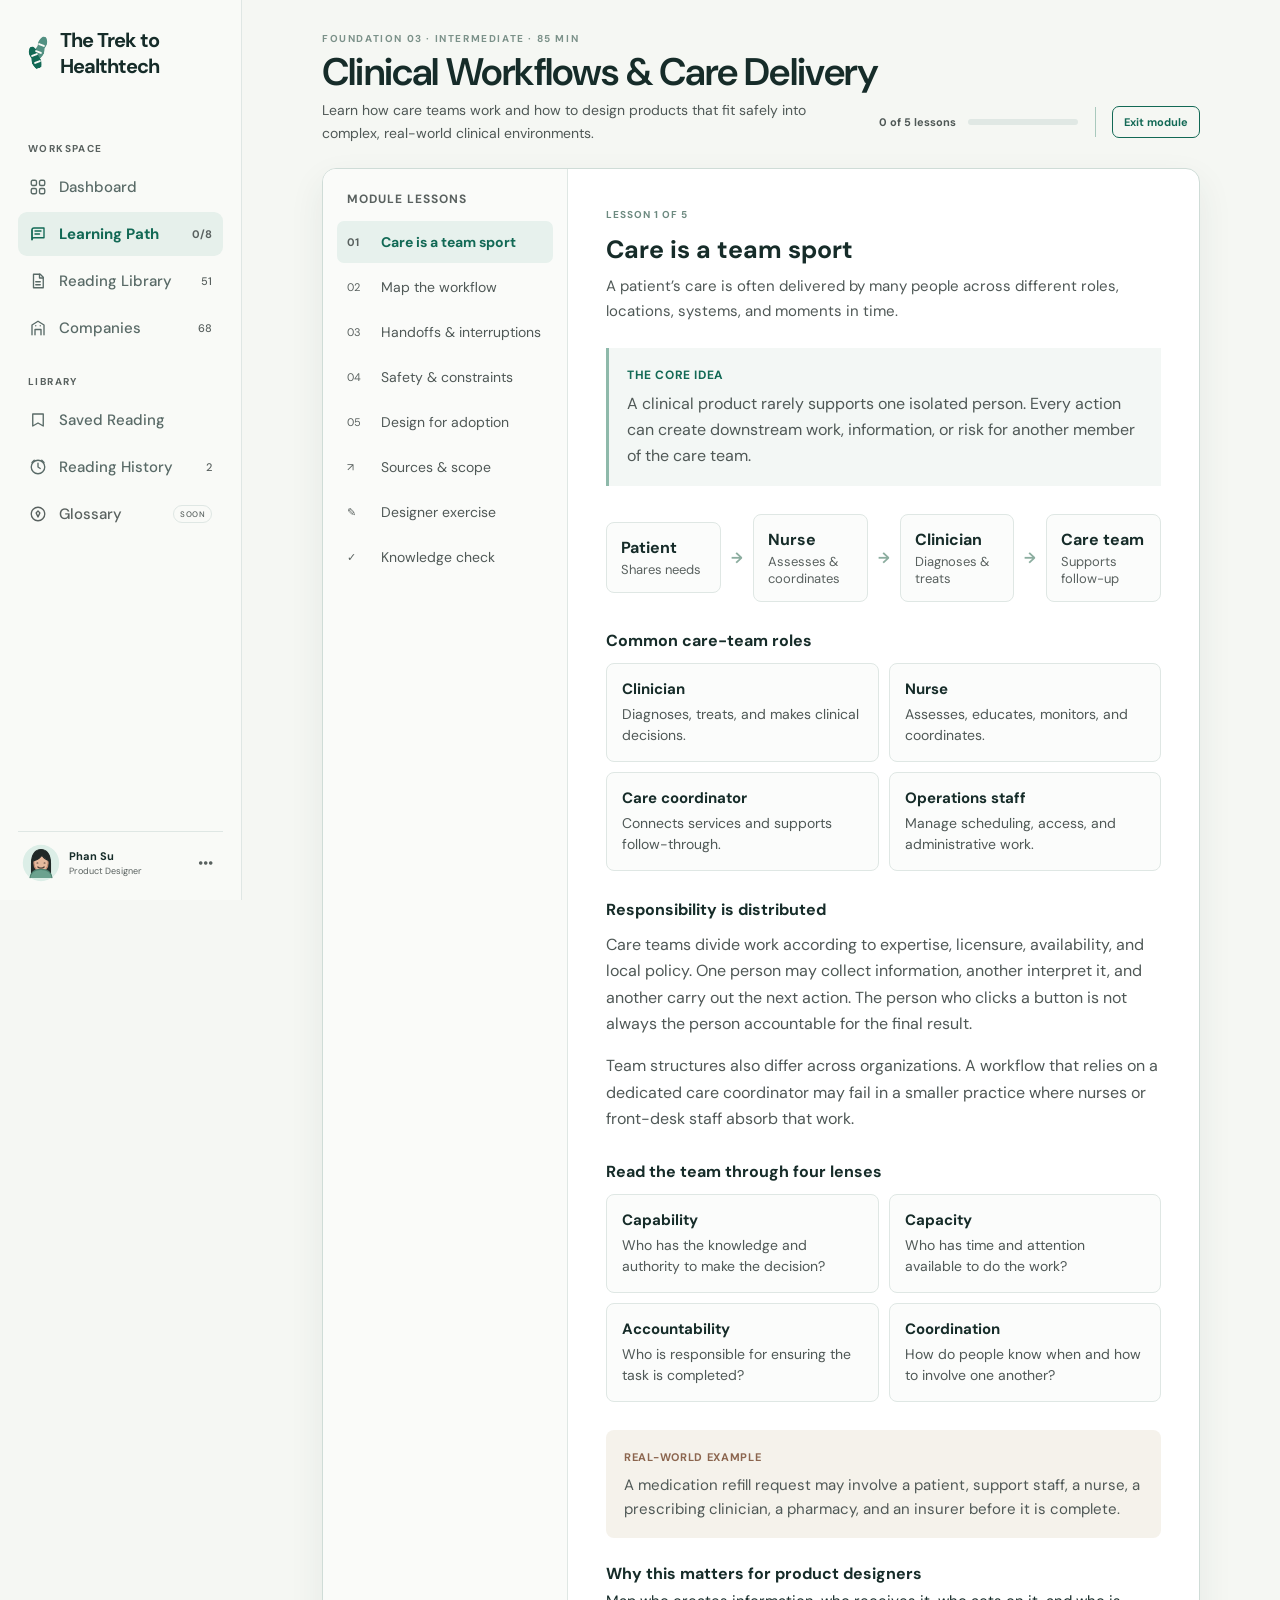
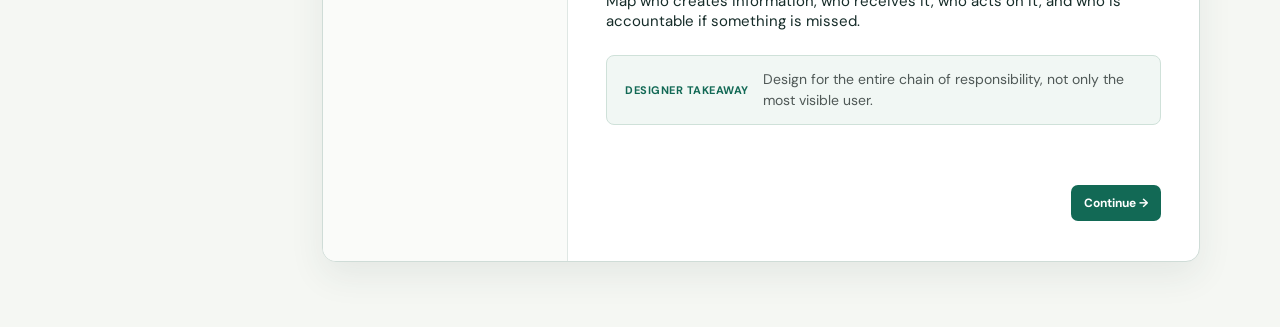
<file: workflows.html>
<!DOCTYPE html>
<html lang="en">
<head>
  <meta charset="UTF-8"><meta name="viewport" content="width=device-width, initial-scale=1.0">
  <title>Clinical Workflows & Care Delivery — The Trek to Healthtech</title>
  <link rel="preconnect" href="https://fonts.googleapis.com"><link rel="preconnect" href="https://fonts.gstatic.com" crossorigin>
  <link href="https://fonts.googleapis.com/css2?family=DM+Sans:wght@400;500;600;700&display=swap" rel="stylesheet"><link rel="stylesheet" href="styles.css?v=20260615-1">
</head>
<body class="workspace-page module-workspace-page" data-active-page="learning">
  <main class="module-page">
    <div class="module-page-intro"><p class="eyebrow">Foundation 03 · Intermediate · 85 min</p><h1>Clinical Workflows &amp; Care Delivery</h1><div class="module-intro-row"><p>Learn how care teams work and how to design products that fit safely into complex, real-world clinical environments.</p><div class="module-workspace-bar"><div class="module-top-progress"><strong id="lessonProgressText">0 of 5 lessons</strong><div><span id="lessonProgressBar"></span></div></div><a class="exit-module" href="learning-path.html">Exit module</a></div></div></div>
    <div class="lesson-layout module-page-layout">
      <aside class="lesson-nav">
        <p>Module lessons</p>
        <button class="lesson-tab active" data-lesson="lesson-1"><span>01</span>Care is a team sport</button>
        <button class="lesson-tab" data-lesson="lesson-2"><span>02</span>Map the workflow</button>
        <button class="lesson-tab" data-lesson="lesson-3"><span>03</span>Handoffs &amp; interruptions</button>
        <button class="lesson-tab" data-lesson="lesson-4"><span>04</span>Safety &amp; constraints</button>
        <button class="lesson-tab" data-lesson="lesson-5"><span>05</span>Design for adoption</button>
        <button class="lesson-tab" data-lesson="sources"><span>↗</span>Sources &amp; scope</button>
        <button class="lesson-tab" data-lesson="exercise"><span>✎</span>Designer exercise</button>
        <button class="lesson-tab" data-lesson="knowledge-check"><span>✓</span>Knowledge check</button>
      </aside>
      <div class="lesson-content">
        <article class="lesson-page active" id="lesson-1">
          <span class="lesson-kicker">Lesson 1 of 5</span><h3>Care is a team sport</h3>
          <p class="lesson-lede">A patient’s care is often delivered by many people across different roles, locations, systems, and moments in time.</p>
          <div class="lesson-callout"><strong>The core idea</strong><p>A clinical product rarely supports one isolated person. Every action can create downstream work, information, or risk for another member of the care team.</p></div>
          <div class="flow-diagram"><div><span>Patient</span><small>Shares needs</small></div><b>→</b><div><span>Nurse</span><small>Assesses &amp; coordinates</small></div><b>→</b><div><span>Clinician</span><small>Diagnoses &amp; treats</small></div><b>→</b><div><span>Care team</span><small>Supports follow-up</small></div></div>
          <div class="learning-block"><h4>Common care-team roles</h4><div class="key-term-grid"><div><strong>Clinician</strong><span>Diagnoses, treats, and makes clinical decisions.</span></div><div><strong>Nurse</strong><span>Assesses, educates, monitors, and coordinates.</span></div><div><strong>Care coordinator</strong><span>Connects services and supports follow-through.</span></div><div><strong>Operations staff</strong><span>Manage scheduling, access, and administrative work.</span></div></div></div>
          <div class="learning-block"><h4>Responsibility is distributed</h4><p>Care teams divide work according to expertise, licensure, availability, and local policy. One person may collect information, another interpret it, and another carry out the next action. The person who clicks a button is not always the person accountable for the final result.</p><p>Team structures also differ across organizations. A workflow that relies on a dedicated care coordinator may fail in a smaller practice where nurses or front-desk staff absorb that work.</p></div>
          <div class="learning-block"><h4>Read the team through four lenses</h4><div class="key-term-grid"><div><strong>Capability</strong><span>Who has the knowledge and authority to make the decision?</span></div><div><strong>Capacity</strong><span>Who has time and attention available to do the work?</span></div><div><strong>Accountability</strong><span>Who is responsible for ensuring the task is completed?</span></div><div><strong>Coordination</strong><span>How do people know when and how to involve one another?</span></div></div></div>
          <div class="example-box"><span>Real-world example</span><p>A medication refill request may involve a patient, support staff, a nurse, a prescribing clinician, a pharmacy, and an insurer before it is complete.</p></div>
          <h4>Why this matters for product designers</h4><p>Map who creates information, who receives it, who acts on it, and who is accountable if something is missed.</p>
          <div class="designer-takeaway"><strong>Designer takeaway</strong><span>Design for the entire chain of responsibility, not only the most visible user.</span></div>
          <button class="complete-lesson" data-complete="lesson-1">Continue →</button>
        </article>
        <article class="lesson-page" id="lesson-2">
          <span class="lesson-kicker">Lesson 2 of 5</span><h3>Map the real clinical workflow</h3>
          <p class="lesson-lede">A workflow is the sequence of people, actions, decisions, tools, and information required to complete care.</p>
          <div class="setting-grid"><div><strong>Before care</strong><span>Scheduling, intake, eligibility, preparation</span></div><div><strong>During care</strong><span>Assessment, decisions, treatment, documentation</span></div><div><strong>After care</strong><span>Orders, follow-up, results, coordination</span></div><div><strong>Between visits</strong><span>Monitoring, messaging, self-management</span></div></div>
          <div class="learning-block"><h4>What to capture in a workflow map</h4><div class="key-term-grid"><div><strong>Trigger</strong><span>The event that begins the workflow.</span></div><div><strong>Decision</strong><span>A choice that changes the next action.</span></div><div><strong>Handoff</strong><span>Responsibility moving between people or teams.</span></div><div><strong>Artifact</strong><span>Information or documentation created along the way.</span></div></div></div>
          <div class="learning-block"><h4>Observed work differs from documented work</h4><p>Policies and process diagrams describe how work is expected to happen. Observation reveals how it actually happens under time pressure: which fields are skipped, which notes live outside the official system, which colleague is asked for help, and which tasks wait until the end of the day.</p><p>These workarounds often signal a real unmet need, but they may also protect against a risk the formal workflow did not anticipate. Understand their purpose before removing them.</p></div>
          <div class="learning-block"><h4>Add operational detail to the map</h4><div class="key-term-grid"><div><strong>Frequency</strong><span>How often does this path or exception occur?</span></div><div><strong>Duration</strong><span>How much active work and waiting time is involved?</span></div><div><strong>Variation</strong><span>How does the workflow change by role, setting, or patient need?</span></div><div><strong>Failure mode</strong><span>What can go wrong, and how is it detected or recovered?</span></div></div></div>
          <div class="example-box"><span>Real-world example</span><p>A lab result workflow begins when a result arrives, branches based on severity, creates notifications, and ends only when the right person reviews and acts on it.</p></div>
          <div class="lesson-callout"><strong>Designer prompt</strong><p>Do not only map the happy path. Observe workarounds, duplicate entry, waiting, uncertainty, and the moments where people leave one system for another.</p></div>
          <div class="designer-takeaway"><strong>Designer takeaway</strong><span>Map the current workflow before proposing the future one.</span></div>
          <button class="complete-lesson" data-complete="lesson-2">Continue →</button>
        </article>
        <article class="lesson-page" id="lesson-3">
          <span class="lesson-kicker">Lesson 3 of 5</span><h3>Handoffs and interruptions create risk</h3>
          <p class="lesson-lede">Clinical work is rarely linear. People switch tasks, respond to urgent needs, and transfer responsibility throughout the day.</p>
          <div class="tension-list"><div><strong>Handoff</strong><span>Responsibility or information moves to another person</span></div><div><strong>Interruption</strong><span>Attention shifts before a task is completed</span></div><div><strong>Escalation</strong><span>A situation requires more urgent or specialized attention</span></div><div><strong>Follow-up</strong><span>An action must happen later, often by someone else</span></div></div>
          <div class="learning-block"><h4>Every handoff needs a shared contract</h4><p>A safe handoff communicates what happened, what matters now, what should happen next, who owns that action, and when it is due. Sending information is not the same as transferring responsibility; the receiving person must be able to recognize and accept the work.</p><p>Interruptions make this harder because people must reconstruct context when they return. Products should preserve partial work, distinguish new from reviewed information, and make unresolved tasks easy to find.</p></div>
          <div class="learning-block"><h4>Design the lifecycle of a task</h4><div class="key-term-grid"><div><strong>Created</strong><span>The need for action is captured with enough context.</span></div><div><strong>Assigned</strong><span>A specific person or team owns the next step.</span></div><div><strong>Escalated</strong><span>Delay or risk triggers additional attention.</span></div><div><strong>Resolved</strong><span>The action and outcome are documented and visible.</span></div></div></div>
          <div class="example-box"><span>Real-world example</span><p>A nurse is interrupted while reviewing an abnormal result. If the product does not preserve state and ownership, the result may remain unaddressed.</p></div>
          <div class="lesson-callout"><strong>Design principle</strong><p>Make state, ownership, urgency, and next actions visible. A product should help people safely resume work after an interruption.</p></div>
          <div class="designer-takeaway"><strong>Designer takeaway</strong><span>Design explicit states for assigned, viewed, acted on, and resolved work.</span></div>
          <button class="complete-lesson" data-complete="lesson-3">Continue →</button>
        </article>
        <article class="lesson-page" id="lesson-4">
          <span class="lesson-kicker">Lesson 4 of 5</span><h3>Safety changes the design standard</h3>
          <p class="lesson-lede">In healthcare, confusing information or a missed action can affect someone’s health, not just their satisfaction.</p>
          <div class="role-grid"><div><span>Clarity</span><strong>Reduce ambiguity</strong><p>Make critical information easy to interpret</p></div><div><span>Verification</span><strong>Prevent mistakes</strong><p>Confirm high-risk actions and identity</p></div><div><span>Traceability</span><strong>Show what happened</strong><p>Support accountability and auditing</p></div><div><span>Recovery</span><strong>Handle failure safely</strong><p>Help people identify and correct errors</p></div></div>
          <div class="learning-block"><h4>Safety-oriented design patterns</h4><div class="key-term-grid"><div><strong>Constraint</strong><span>Prevents an unsafe action from occurring.</span></div><div><strong>Confirmation</strong><span>Checks intent before a high-risk action.</span></div><div><strong>Alert</strong><span>Draws attention to clinically meaningful risk.</span></div><div><strong>Audit trail</strong><span>Records actions for accountability and review.</span></div></div></div>
          <div class="learning-block"><h4>Design for predictable human limitations</h4><p>Safety should not depend on people being perfectly attentive, remembering every detail, or never making a selection error. Clinical environments include fatigue, interruptions, similar patient names, incomplete information, and urgent decisions. Strong systems anticipate these conditions.</p><p>Alerts are useful only when they are meaningful. Too many low-value warnings create alert fatigue, teaching people to dismiss them. Match the prominence and interruption level to the likelihood and severity of harm.</p></div>
          <div class="learning-block"><h4>A practical safety review</h4><div class="key-term-grid"><div><strong>Hazard</strong><span>What harmful outcome could occur?</span></div><div><strong>Cause</strong><span>What action, omission, or system condition could lead to it?</span></div><div><strong>Control</strong><span>How can the design prevent, detect, or reduce the harm?</span></div><div><strong>Recovery</strong><span>How can people recognize and safely correct failure?</span></div></div></div>
          <div class="example-box"><span>Real-world example</span><p>A medication-ordering tool may require identity verification, show allergy alerts, and preserve an audit trail because errors can directly harm a patient.</p></div>
          <h4>The design implication</h4><p>Use friction intentionally. Removing every click is not always the right goal when an action is irreversible, high-risk, or clinically significant.</p>
          <div class="designer-takeaway"><strong>Designer takeaway</strong><span>Treat safety as a core experience requirement, not a final compliance review.</span></div>
          <button class="complete-lesson" data-complete="lesson-4">Continue →</button>
        </article>
        <article class="lesson-page" id="lesson-5">
          <span class="lesson-kicker">Lesson 5 of 5</span><h3>Design for adoption, not just usability</h3>
          <p class="lesson-lede">A usable product can still fail if it adds work, conflicts with established routines, or does not integrate with existing tools.</p>
          <div class="tension-list"><div><strong>Workflow fit</strong><span>Support how care is actually delivered</span></div><div><strong>Time to value</strong><span>Create useful outcomes without excessive setup</span></div><div><strong>Integration</strong><span>Connect with existing systems and information</span></div><div><strong>Trust</strong><span>Make recommendations and limitations understandable</span></div></div>
          <div class="learning-block"><h4>Adoption is an organizational behavior</h4><p>Clinical adoption depends on more than whether one screen is easy to use. Teams must understand why the product matters, learn how it changes responsibilities, trust its output, fit it into staffing and policy, and receive support when something goes wrong.</p><p>A product may appear successful during a controlled pilot because motivated users receive extra support. Sustainable adoption requires the workflow to function during busy shifts, staff turnover, unusual cases, and competing priorities.</p></div>
          <div class="learning-block"><h4>Evaluate the burden introduced</h4><div class="key-term-grid"><div><strong>New tasks</strong><span>What additional work must someone perform?</span></div><div><strong>Shifted tasks</strong><span>Does work disappear for one role but move to another?</span></div><div><strong>Monitoring</strong><span>Who must watch another queue, alert, or dashboard?</span></div><div><strong>Maintenance</strong><span>Who keeps data, rules, integrations, and training current?</span></div></div></div>
          <div class="example-box"><span>Real-world example</span><p>A clinically useful tool may still fail if clinicians must leave their primary system, re-enter data, or monitor another inbox to use it.</p></div>
          <div class="lesson-callout"><strong>Design principle</strong><p>The best clinical tool often feels like less work, not another task. Measure adoption alongside usability and outcomes.</p></div>
          <div class="designer-takeaway"><strong>Designer takeaway</strong><span>Evaluate how much new work the product creates before asking teams to adopt it.</span></div>
          <button class="complete-lesson" data-complete="lesson-5">Mark lesson complete →</button>
        </article>
        <article class="lesson-page" id="sources">
          <span class="lesson-kicker">Authoritative references</span><h3>Sources and scope</h3>
          <p class="lesson-lede">This module translates established patient-safety, care-coordination, and human-factors principles into product-design guidance.</p>
          <div class="learning-block"><h4>Primary references</h4><p><a href="https://www.ahrq.gov/ncepcr/care/coordination.html" target="_blank" rel="noopener">AHRQ — Care Coordination</a></p><p><a href="https://psnet.ahrq.gov/primer/handoffs" target="_blank" rel="noopener">AHRQ PSNet — Handoffs</a></p><p><a href="https://psnet.ahrq.gov/primer/alert-fatigue" target="_blank" rel="noopener">AHRQ PSNet — Alert Fatigue</a></p><p><a href="https://www.fda.gov/regulatory-information/search-fda-guidance-documents/applying-human-factors-and-usability-engineering-medical-devices" target="_blank" rel="noopener">FDA — Applying Human Factors and Usability Engineering to Medical Devices</a></p></div>
          <div class="lesson-callout"><strong>Scope note</strong><p>Clinical responsibilities, escalation rules, safety controls, and workflows must be validated with the specific care team and organization. The examples are not clinical protocols.</p></div>
        </article>
        <article class="lesson-page" id="exercise">
          <span class="lesson-kicker">Product designer exercise</span><h3>Map a clinical workflow</h3>
          <p class="lesson-lede">Choose a specific care activity and map how work, information, responsibility, and risk move through it.</p>
          <div class="lesson-callout"><strong>How to approach it</strong><p>Describe the current workflow first, including exceptions and workarounds. Then identify where a product could improve it without creating hidden work elsewhere.</p></div>
          <div class="exercise-form"><label>Care activity and setting<input type="text" placeholder="Example: Reviewing an abnormal lab result in primary care"></label><label>Trigger and desired outcome<textarea placeholder="What begins the workflow, and what must be true for it to be safely complete?"></textarea></label><label>People, roles, and accountability<textarea placeholder="Who creates, receives, reviews, acts, and remains accountable?"></textarea></label><label>Current workflow and artifacts<textarea placeholder="What happens, in what systems, and what information is created or referenced?"></textarea></label><label>Handoffs, interruptions, and exceptions<textarea placeholder="Where does ownership change? What happens when work is interrupted or the normal path does not apply?"></textarea></label><label>Failure modes and safety controls<textarea placeholder="What could be missed, delayed, or misunderstood? How is harm prevented, detected, or recovered from?"></textarea></label><label>Design opportunity and added burden<textarea placeholder="What could improve, and what new work, monitoring, or maintenance would the change create?"></textarea></label></div>
          <button class="save-exercise">Save exercise notes</button>
        </article>
        <article class="lesson-page" id="knowledge-check">
          <span class="lesson-kicker">Knowledge check</span><h3>Check your workflow understanding</h3><p class="lesson-lede">Answer all five questions correctly to complete the module.</p>
          <div class="quiz"><fieldset data-answer="downstream"><legend>1. Why should designers map the full care team?</legend><label><input type="radio" name="q1" value="colors"> To select interface colors</label><label><input type="radio" name="q1" value="downstream"> Actions create downstream work and risk</label><label><input type="radio" name="q1" value="single"> Only one person uses clinical tools</label></fieldset><fieldset data-answer="state"><legend>2. What helps people safely resume work after interruptions?</legend><label><input type="radio" name="q2" value="state"> Visible state, ownership, and next actions</label><label><input type="radio" name="q2" value="animation"> More animation</label><label><input type="radio" name="q2" value="hide"> Hiding incomplete work</label></fieldset><fieldset data-answer="intentional"><legend>3. When can added friction be useful?</legend><label><input type="radio" name="q3" value="never"> Never</label><label><input type="radio" name="q3" value="intentional"> For high-risk or irreversible actions</label><label><input type="radio" name="q3" value="random"> Randomly throughout the flow</label></fieldset><fieldset data-answer="current"><legend>4. What should designers map before proposing a new workflow?</legend><label><input type="radio" name="q4" value="current"> The current real-world workflow</label><label><input type="radio" name="q4" value="ideal"> Only an ideal happy path</label><label><input type="radio" name="q4" value="none"> Nothing</label></fieldset><fieldset data-answer="work"><legend>5. What can prevent adoption of a useful clinical tool?</legend><label><input type="radio" name="q5" value="work"> It creates too much additional work</label><label><input type="radio" name="q5" value="safe"> It supports safety</label><label><input type="radio" name="q5" value="clear"> It makes ownership clear</label></fieldset></div>
          <button class="submit-quiz">Submit knowledge check</button><p class="quiz-result" id="quizResult"></p>
        </article>
      </div>
    </div>
  </main>
  <div class="toast" id="toast">Progress saved.</div><script src="app-shell.js?v=20260615-1"></script><script src="workflows.js?v=20260615-1"></script>
</body>
</html>
</file>
<file: styles.css>
:root {
  --ink: #162c29;
  --muted: #59615f;
  --line: #dfe7e4;
  --paper: #f5f7f3;
  --white: #ffffff;
  --green: #126955;
  --mint: #dceee7;
  --coral: #e7785b;
  --purple: #8275aa;
}

* { box-sizing: border-box; }
html { scroll-behavior: smooth; }
body {
  margin: 0;
  background: var(--paper);
  color: var(--ink);
  font-family: "DM Sans", sans-serif;
  font-size: 15px;
}
button, input { font: inherit; }
button, a { -webkit-tap-highlight-color: transparent; }
a { color: inherit; text-decoration: none; }
svg { fill: none; stroke: currentColor; stroke-width: 1.8; stroke-linecap: round; stroke-linejoin: round; }

.sidebar {
  position: fixed;
  inset: 0 auto 0 0;
  width: 242px;
  display: flex;
  flex-direction: column;
  padding: 27px 18px 18px;
  border-right: 1px solid var(--line);
  background: #f9faf7;
  z-index: 5;
}
.brand {
  display: flex;
  align-items: center;
  gap: 10px;
  padding: 0 8px;
  font-size: 20px;
  font-weight: 700;
  letter-spacing: -1px;
}
.brand-mark {
  width: 32px;
  height: 34px;
  position: relative;
  display: inline-block;
}
.brand-mark span {
  position: absolute;
  background: var(--green);
}
.brand-mark span:nth-child(1), .brand-mark span:nth-child(4) { width: 10px; height: 23px; border-radius: 58% 58% 40% 40%; clip-path: polygon(25% 0, 75% 0, 100% 20%, 87% 48%, 100% 72%, 78% 100%, 22% 100%, 0 72%, 13% 48%, 0 20%); }
.brand-mark span:nth-child(1) { left: 4px; top: 10px; transform: rotate(-20deg); }
.brand-mark span:nth-child(4) { right: 4px; top: 0; transform: rotate(20deg); opacity: .72; }
.brand-mark span:nth-child(2), .brand-mark span:nth-child(3), .brand-mark span:nth-child(5), .brand-mark span:nth-child(6) { width: 7px; height: 2px; border-radius: 2px; background: #f9faf7; z-index: 1; }
.brand-mark span:nth-child(2) { left: 5px; top: 18px; transform: rotate(-20deg); }
.brand-mark span:nth-child(3) { left: 8px; top: 25px; transform: rotate(-20deg); }
.brand-mark span:nth-child(5) { right: 5px; top: 8px; transform: rotate(20deg); }
.brand-mark span:nth-child(6) { right: 8px; top: 15px; transform: rotate(20deg); }
.primary-nav { margin-top: 38px; }
.nav-label {
  margin: 25px 10px 10px;
  color: #59615f;
  font-size: 10px;
  font-weight: 700;
  letter-spacing: 1.4px;
  text-transform: uppercase;
}
.nav-item {
  display: flex;
  align-items: center;
  min-height: 44px;
  gap: 12px;
  margin: 3px 0;
  padding: 0 11px;
  color: #596a67;
  border-radius: 9px;
  font-weight: 500;
}
.nav-item svg { width: 18px; height: 18px; }
.nav-item:hover, .nav-item.active { color: var(--green); background: #e6f0eb; }
.nav-item.active { font-weight: 700; }
.nav-count, .soon { margin-left: auto; color: #59615f; font-size: 11px; }
.soon { padding: 3px 6px; border: 1px solid var(--line); border-radius: 10px; font-size: 8px; text-transform: uppercase; letter-spacing: .5px; }
.nav-item.muted { color: #59615f; }
.sidebar-card {
  margin-top: auto;
  padding: 15px;
  background: #eef3ee;
  border: 1px solid #e0e8e3;
  border-radius: 11px;
  color: #64736f;
  font-size: 12px;
  line-height: 1.5;
}
.sidebar-card p { margin: 8px 0 12px; }
.card-icon { color: var(--green); }
.progress { height: 4px; overflow: hidden; border-radius: 5px; background: #d6e0db; }
.progress span { display: block; width: 40%; height: 100%; background: var(--green); border-radius: inherit; }
.sidebar-card small { display: block; margin-top: 7px; color: #59615f; font-size: 10px; }
.profile {
  display: flex;
  align-items: center;
  gap: 9px;
  margin-top: auto;
  margin-bottom: 0;
  padding: 12px 4px 0;
  border-top: 1px solid var(--line);
}
.avatar { display: grid; place-items: center; width: 38px; height: 38px; flex: 0 0 auto; border-radius: 50%; overflow: hidden; }
.avatar svg { width: 100%; height: 100%; stroke-width: 1.4; }
.avatar-bg { fill: #dceee7; stroke: none; }
.avatar-hair-back, .avatar-hair-front { fill: #202827; stroke: #202827; }
.avatar-face { fill: #e7b99d; stroke: #c58d74; }
.avatar-eye, .avatar-smile { fill: none; stroke: #513d36; stroke-width: 1.5; }
.avatar-shirt { fill: #6ca28f; stroke: #4d816f; }
.profile div:nth-child(2) { display: flex; flex-direction: column; gap: 2px; min-width: 0; }
.profile strong { font-size: 11px; }
.profile span { color: #59615f; font-size: 9px; white-space: nowrap; }
.profile button { margin-left: auto; border: 0; background: none; color: #59615f; cursor: pointer; }

main { margin-left: 242px; min-width: 0; }
.topbar {
  height: 72px;
  display: flex;
  align-items: center;
  justify-content: space-between;
  gap: 25px;
  padding: 0 38px;
  border-bottom: 1px solid var(--line);
  background: rgba(249, 250, 247, .9);
  backdrop-filter: blur(12px);
  position: sticky;
  top: 0;
  z-index: 4;
}
.search-wrap { width: min(420px, 45%); position: relative; color: #59615f; }
.search-wrap svg { position: absolute; left: 13px; top: 10px; width: 17px; }
.search-wrap input { width: 100%; height: 38px; padding: 0 52px 0 40px; border: 1px solid var(--line); border-radius: 8px; outline: none; color: var(--ink); background: var(--white); }
.search-wrap input:focus { border-color: #9bbeb1; box-shadow: 0 0 0 3px rgba(18, 105, 85, .08); }
.search-wrap kbd { position: absolute; right: 10px; top: 9px; padding: 3px 6px; border: 1px solid var(--line); border-radius: 4px; background: #f6f8f6; font-size: 9px; font-family: inherit; }
.top-actions { display: flex; align-items: center; gap: 11px; }
.today { display: flex; align-items: center; gap: 6px; margin-right: 8px; color: #4f5856; font-size: 11px; }
.today span { width: 6px; height: 6px; background: #55a88c; border-radius: 50%; box-shadow: 0 0 0 3px #dceee7; }
.icon-button { width: 36px; height: 36px; position: relative; display: grid; place-items: center; border: 1px solid var(--line); border-radius: 8px; background: var(--white); color: #60716c; cursor: pointer; }
.icon-button svg { width: 17px; }
.icon-button i { position: absolute; top: 7px; right: 8px; width: 4px; height: 4px; background: var(--coral); border-radius: 50%; }
.primary-button { height: 36px; display: flex; align-items: center; gap: 7px; padding: 0 14px; border: 0; border-radius: 8px; background: var(--green); color: white; cursor: pointer; font-size: 12px; font-weight: 600; box-shadow: 0 3px 10px rgba(18, 105, 85, .18); }
.primary-button:hover { background: #0c5a48; transform: translateY(-1px); }
.primary-button svg { width: 15px; }

.content { width: min(1370px, 100%); margin: 0 auto; padding: 34px 38px 55px; }
.hero {
  min-height: 178px;
  position: relative;
  display: flex;
  align-items: center;
  overflow: hidden;
  padding: 30px 36px;
  background: linear-gradient(112deg, #dceee7 0%, #e4eff2 52%, #eae6f3 100%);
  border: 1px solid #d7e4de;
  border-radius: 14px;
}
.content > .hero { width: calc(100vw - 242px); margin: -34px 0 0 calc((min(1370px, 100%) - 100vw + 242px) / 2); border-left: 0; border-right: 0; border-radius: 0; padding-left: max(38px, calc((100vw - 242px - 1370px) / 2 + 38px)); padding-right: max(38px, calc((100vw - 242px - 1370px) / 2 + 38px)); }
.hero > div:first-child { position: relative; z-index: 2; max-width: 620px; }
.eyebrow { margin: 0 0 8px; color: #7b9189; font-size: 10px; font-weight: 700; letter-spacing: 1.6px; text-transform: uppercase; }
h1, h2, h3, p { margin-top: 0; }
h1, h2 { font-family: "DM Sans", sans-serif; letter-spacing: -.8px; }
h1 { margin-bottom: 9px; font-size: clamp(29px, 3vw, 39px); font-weight: 600; line-height: 1; }
.hero-copy { max-width: 590px; margin-bottom: 0; color: #4f5856; font-size: 14px; line-height: 1.65; }
.hero-mission { width: fit-content; margin: 24px 0 0; padding: 8px 11px; border-left: 2px solid #78a999; color: #4f5856; background: rgba(255,255,255,.35); font-size: 14px; line-height: 1.5; }
.hero-mission strong { color: var(--green); }
.hero-art { position: absolute; inset: 0 0 0 55%; }
.healthtech-illustration { position: absolute; right: 3%; top: 50%; width: min(390px, 92%); transform: translateY(-50%); stroke-width: 1.7; }
.device-card { fill: rgba(255,255,255,.55); stroke: rgba(18,105,85,.3); }
.screen-line, .mini-panel { fill: none; stroke: rgba(18,105,85,.3); }
.patient-circle { fill: rgba(220,238,231,.8); stroke: rgba(18,105,85,.35); }
.patient-icon { stroke: rgba(18,105,85,.55); }
.pulse-line { stroke: rgba(18,105,85,.72); stroke-width: 2.4; }
.mini-panel { fill: rgba(18,105,85,.14); stroke: none; }
.mini-panel.short { fill: rgba(231,120,91,.2); }
.node { fill: rgba(255,255,255,.72); stroke: rgba(18,105,85,.4); }
.node-c { fill: rgba(231,120,91,.16); stroke: rgba(196,103,79,.4); }
.connector { stroke: rgba(18,105,85,.25); stroke-dasharray: 3 4; }
.cross { stroke: rgba(18,105,85,.55); }
.data-orbit { position: absolute; border: 1px dashed rgba(18,105,85,.17); border-radius: 50%; }
.data-orbit i { position: absolute; width: 7px; height: 7px; border-radius: 50%; background: rgba(18,105,85,.4); }
.orbit-one { width: 120px; height: 120px; right: 22px; top: -42px; }
.orbit-one i:first-child { left: 10px; bottom: 18px; }
.orbit-one i:last-child { right: 6px; bottom: 35px; background: rgba(231,120,91,.45); }
.orbit-two { width: 70px; height: 70px; left: 40px; bottom: -35px; }
.orbit-two i { right: 5px; top: 9px; }

.metrics-grid { display: grid; grid-template-columns: repeat(3, 1fr); gap: 15px; margin: 18px 0 34px; }
.metric-card { min-height: 104px; position: relative; display: flex; align-items: center; gap: 14px; padding: 17px; overflow: hidden; background: var(--white); border: 1px solid var(--line); border-radius: 11px; }
.metric-icon { width: 42px; height: 42px; display: grid; place-items: center; flex: 0 0 auto; border-radius: 9px; }
.metric-icon svg { width: 19px; }
.metric-icon.mint { color: var(--green); background: #e5f1ec; }
.metric-icon.peach { color: #bb654e; background: #fae9e2; }
.metric-icon.lavender { color: #796a9d; background: #eeeaf6; }
.metric-card div:nth-child(2) { display: grid; grid-template-columns: auto auto; align-items: end; column-gap: 8px; }
.metric-card span { grid-column: 1 / -1; color: #4f5856; font-size: 11px; }
.metric-card strong { font-family: "DM Sans", sans-serif; font-size: 28px; line-height: 1.1; }
.metric-card small { margin-bottom: 4px; color: #59615f; font-size: 9px; }
.metric-card small b { color: #55937f; }
.sparkline { width: 83px; height: 38px; margin-left: auto; color: #63a890; stroke-width: 2; }
.sparkline.coral { color: #db907d; }
.ring { width: 48px; height: 48px; display: grid; place-items: center; margin-left: auto; border-radius: 50%; background: conic-gradient(var(--purple) 53%, #eeeef2 0); position: relative; }
.ring::before { content: ""; position: absolute; inset: 5px; border-radius: 50%; background: white; }
.ring span { position: relative; z-index: 1; color: #786d93; font-size: 9px; font-weight: 700; }

.panel { margin-top: 64px; }
.hero + .panel { margin-top: 52px; }
.section-head { display: flex; align-items: flex-end; justify-content: space-between; margin-bottom: 14px; }
.section-head h2 { margin-bottom: 0; font-size: 23px; }
.section-head a { color: var(--green); font-size: 14px; font-weight: 600; }
.section-head a span { margin-left: 3px; }
.learning-heading { align-items: center; }
.learning-panel, .notes-panel, .companies-panel { overflow: hidden; padding: 0 20px 22px; border: 1px solid var(--line); border-radius: 13px; background: rgba(255,255,255,.32); }
.learning-panel > .section-head, .notes-panel > .section-head, .companies-panel > .section-head { margin: 0 -20px 20px; padding: 19px 20px; border-bottom: 1px solid var(--line); }
.learning-panel > .section-head { background: #dfeee8; border-color: #c5dbd2; }
.notes-panel { border-color: var(--line); }
.notes-panel > .section-head { background: #dfeee8; border-color: #c5dbd2; }
.companies-panel { border-color: var(--line); }
.companies-panel > .section-head { background: #dfeee8; border-color: #c5dbd2; }
.notes-panel > .section-head > a { margin-left: auto; transform: translateX(-12px); }
.notes-panel > .section-head > a { display: flex; align-items: center; align-self: center; padding-left: 0; border-left: 0; }
.learning-panel .eyebrow { color: #51786b; }
.notes-panel .eyebrow, .companies-panel .eyebrow { color: #51786b; }
.path-progress-summary { display: flex; align-items: center; justify-content: flex-end; gap: 12px; margin-left: auto; transform: translateX(-12px); }
.path-progress-summary > div:first-child { display: flex; align-items: baseline; gap: 5px; white-space: nowrap; }
.path-progress-summary strong { color: var(--green); font-size: 18px; }
.path-progress-summary span { color: #59615f; font-size: 14px; }
.path-progress { width: 105px; height: 6px; overflow: hidden; border-radius: 8px; background: #bcd4ca; }
.path-progress span { display: block; width: 0; height: 100%; border-radius: inherit; background: #0c5a48; transition: width .3s ease; }
.learning-intro { min-height: 108px; display: flex; align-items: center; gap: 17px; margin-bottom: 14px; padding: 20px 22px; border: 1px solid #cfe1d9; border-radius: 11px; background: linear-gradient(100deg, #e3f0eb, #f3f5ee); }
.next-lesson-icon { width: 45px; height: 45px; display: grid; place-items: center; flex: 0 0 auto; border-radius: 10px; color: var(--green); background: rgba(255,255,255,.7); }
.next-lesson-icon svg { width: 21px; }
.learning-intro > div:nth-child(2) { display: flex; flex-direction: column; gap: 3px; }
.next-label { color: #6d8a80; font-size: 10px; font-weight: 700; letter-spacing: 1px; text-transform: uppercase; }
.learning-intro strong { font-family: "DM Sans", sans-serif; font-size: 21px; }
.learning-intro p { margin: 0; color: #4f5856; font-size: 14px; }
.continue-learning { display: flex; align-items: center; gap: 8px; margin-left: auto; padding: 12px 16px; border: 0; border-radius: 8px; color: white; background: var(--green); font-size: 13px; font-weight: 700; cursor: pointer; white-space: nowrap; }
.learning-grid { display: grid; grid-template-columns: repeat(3, 1fr); gap: 15px; }
.learning-card { min-height: 315px; display: flex; flex-direction: column; padding: 21px; border: 1px solid var(--line); border-radius: 11px; background: white; transition: .2s ease; }
.learning-card:hover { transform: translateY(-2px); border-color: #bfd2ca; box-shadow: 0 8px 20px rgba(32,65,58,.06); }
.learning-card.current { border-color: var(--line); }
.learning-card.current:hover { border-color: #bfd2ca; box-shadow: 0 8px 20px rgba(32,65,58,.06); }
.module-top { display: flex; align-items: center; justify-content: space-between; }
.module-number { color: #4f5856; font-family: "DM Sans", sans-serif; font-size: 23px; }
.module-status { padding: 5px 8px; border-radius: 10px; color: #59615f; background: #edf0ef; font-size: 10px; font-weight: 700; }
.locked-status { color: #59615f; background: #edf0ef; }
.learning-card h3 { margin: 18px 0 8px; font-family: "DM Sans", sans-serif; font-size: 22px; line-height: 1.2; }
.learning-card > p { min-height: 60px; margin-bottom: 14px; color: #4f5856; font-size: 14px; line-height: 1.55; }
.concepts { display: flex; flex-wrap: wrap; gap: 5px; margin-bottom: 14px; }
.concepts span { padding: 6px 8px; border-radius: 4px; color: #4f5856; background: #f1f4f2; font-size: 12px; }
.designer-lens { display: flex; flex-direction: column; gap: 3px; padding: 10px; border-left: 2px solid #b7d0c6; background: #f6f8f6; }
.designer-lens span { color: #59615f; font-size: 11px; font-weight: 700; letter-spacing: .6px; text-transform: uppercase; }
.designer-lens strong { color: #58746b; font-size: 15px; }
.module-footer { display: flex; align-items: center; justify-content: space-between; margin-top: auto; padding-top: 15px; color: #59615f; font-size: 13px; }
.module-action { padding: 7px 9px; border: 0; color: var(--green); background: none; font-size: 14px; font-weight: 700; cursor: pointer; }
.primary-module { padding: 8px 11px; border-radius: 6px; color: white; background: var(--green); }
.view-all-link { display: flex; align-items: center; gap: 3px; margin-left: 4px; padding-left: 17px; border-left: 1px solid #a9c8bb; color: var(--green); font-size: 14px; font-weight: 600; white-space: nowrap; }
.view-all-link span { margin-left: 3px; }
.module-detail { margin-top: 22px; overflow: hidden; border: 1px solid #cfdcd7; border-radius: 14px; background: white; box-shadow: 0 14px 35px rgba(32,65,58,.08); }
.module-detail[hidden] { display: none; }
.module-detail-head { display: flex; justify-content: space-between; gap: 30px; padding: 28px 30px; background: linear-gradient(110deg, #e5f1ec, #f5f6f1); border-bottom: 1px solid var(--line); }
.module-detail-head h2 { margin: 8px 0; font-size: 30px; }
.module-detail-head p:last-child { max-width: 650px; margin: 0; color: #4f5856; font-size: 14px; line-height: 1.6; }
.close-module { padding: 0; border: 0; color: var(--green); background: none; font-size: 12px; font-weight: 700; cursor: pointer; }
.module-detail-progress { min-width: 180px; display: flex; flex-direction: column; justify-content: center; gap: 8px; color: #4f5856; font-size: 12px; }
.module-detail-progress > div { height: 7px; overflow: hidden; border-radius: 8px; background: #d6e2dd; }
.module-detail-progress span { display: block; width: 0; height: 100%; border-radius: inherit; background: var(--green); transition: width .3s ease; }
.lesson-layout { display: grid; grid-template-columns: 245px 1fr; min-height: 600px; }
.lesson-nav { padding: 22px 14px; border-right: 1px solid var(--line); background: #fafbf9; }
.lesson-nav p { margin: 0 10px 14px; color: #59615f; font-size: 12px; font-weight: 700; letter-spacing: 1px; text-transform: uppercase; }
.lesson-tab { width: 100%; display: flex; align-items: center; gap: 10px; margin: 3px 0; padding: 12px 10px; border: 0; border-radius: 7px; color: #4f5856; background: transparent; text-align: left; font-size: 14px; cursor: pointer; }
.lesson-tab span { width: 24px; color: #59615f; font-size: 11px; }
.lesson-tab:hover, .lesson-tab.active { color: var(--green); background: #e7f1ed; font-weight: 700; }
.lesson-tab.done span { color: var(--green); }
.lesson-tab.done span::after { content: " ✓"; }
.lesson-content { padding: 34px 38px 40px; }
.lesson-page { display: none; max-width: 850px; min-height: 520px; position: relative; padding-bottom: 72px; }
.lesson-page.active { display: block; }
.lesson-kicker { color: #6d8a80; font-size: 10px; font-weight: 700; letter-spacing: 1px; text-transform: uppercase; }
.lesson-page h3 { margin: 10px 0 8px; font-size: 25px; }
.lesson-page h4 { margin: 25px 0 7px; font-size: 16px; }
.lesson-lede { max-width: 720px; margin-bottom: 24px; color: #4f5856; font-size: 15px; line-height: 1.65; }
.lesson-callout { margin: 20px 0; padding: 16px 18px; border-left: 3px solid #8eb9aa; background: #f3f7f5; }
.lesson-callout strong { color: var(--green); font-size: 12px; text-transform: uppercase; letter-spacing: .6px; }
.lesson-callout p { margin: 7px 0 0; color: #4f5856; font-size: 16px; line-height: 1.65; }
.learning-block { margin: 28px 0; }
.learning-block > h4 { margin-bottom: 12px; }
.learning-block > p { color: #4f5856; font-size: 16px; line-height: 1.65; }
.key-term-grid { display: grid; grid-template-columns: repeat(2, 1fr); gap: 10px; }
.key-term-grid div { display: flex; flex-direction: column; gap: 5px; padding: 15px; border: 1px solid var(--line); border-radius: 8px; background: #fbfcfb; }
.key-term-grid strong { color: var(--ink); font-size: 15px; }
.key-term-grid span { color: #4f5856; font-size: 14px; line-height: 1.5; }
.example-box { margin: 24px 0; padding: 16px 18px; border-radius: 8px; background: #f5f2eb; }
.example-box span { color: #8b654e; font-size: 11px; font-weight: 700; letter-spacing: .7px; text-transform: uppercase; }
.example-box p { margin: 7px 0 0; color: #4f5856; font-size: 15px; line-height: 1.65; }
.designer-takeaway { display: flex; align-items: center; gap: 14px; min-height: 64px; margin: 24px 0; padding: 13px 18px; border: 1px solid #cfe1d9; border-radius: 8px; background: #f1f7f4; }
.designer-takeaway strong { flex: 0 0 auto; color: var(--green); font-size: 11px; letter-spacing: .5px; text-transform: uppercase; }
.designer-takeaway span { color: #4f5856; font-size: 14px; line-height: 1.5; }
.flow-diagram { display: flex; align-items: center; gap: 10px; margin: 28px 0; }
.flow-diagram div { flex: 1; display: flex; flex-direction: column; gap: 3px; padding: 14px; border: 1px solid var(--line); border-radius: 8px; background: #fbfcfb; }
.flow-diagram span { color: var(--ink); font-size: 16px; font-weight: 700; }
.flow-diagram small { color: #59615f; font-size: 13px; }
.flow-diagram b { color: #8bad9f; font-size: 15px; }
.complete-lesson, .save-exercise, .submit-quiz { margin-top: 24px; padding: 10px 13px; border: 0; border-radius: 7px; color: white; background: var(--green); font-size: 12px; font-weight: 700; cursor: pointer; }
.complete-lesson { position: absolute; right: 0; bottom: 0; }
.complete-lesson.done { color: #4f5856; background: #e6ece9; }
.stakeholder-map { display: grid; grid-template-columns: 190px 1fr; gap: 15px; }
.stakeholder-buttons { display: flex; flex-direction: column; gap: 5px; }
.stakeholder { padding: 12px; border: 1px solid var(--line); border-radius: 7px; color: #4f5856; background: white; text-align: left; font-size: 14px; cursor: pointer; }
.stakeholder.active { color: var(--green); border-color: #9fc3b5; background: #e8f2ee; font-weight: 700; }
.stakeholder-detail { min-height: 205px; padding: 22px; border-radius: 9px; background: #f4f7f5; }
.stakeholder-detail span { color: #6d8a80; font-size: 12px; font-weight: 700; text-transform: uppercase; }
.stakeholder-detail h4 { margin: 8px 0; font-size: 20px; }
.stakeholder-detail p { color: #4f5856; font-size: 16px; line-height: 1.65; }
.stakeholder-detail strong { color: var(--green); font-size: 14px; }
.setting-grid, .role-grid { display: grid; grid-template-columns: repeat(2, 1fr); gap: 10px; }
.setting-grid div, .role-grid div { display: flex; flex-direction: column; gap: 5px; padding: 16px; border: 1px solid var(--line); border-radius: 8px; background: #fbfcfb; }
.setting-grid strong, .role-grid strong { color: var(--ink); font-size: 16px; }
.setting-grid span, .role-grid span { color: var(--green); font-size: 13px; font-weight: 700; text-transform: uppercase; }
.role-grid p { margin: 0; color: #4f5856; font-size: 14px; line-height: 1.5; }
.tension-list { display: grid; gap: 8px; }
.tension-list div { display: grid; grid-template-columns: 100px 1fr; gap: 12px; padding: 13px 15px; border-bottom: 1px solid var(--line); }
.tension-list strong { color: var(--ink); font-size: 15px; }
.tension-list span { color: #4f5856; font-size: 15px; line-height: 1.5; }
.exercise-form { display: grid; gap: 13px; }
.exercise-form label { display: flex; flex-direction: column; gap: 7px; color: var(--ink); font-size: 15px; font-weight: 700; }
.exercise-form input, .exercise-form textarea { width: 100%; padding: 11px; border: 1px solid var(--line); border-radius: 7px; outline: none; color: var(--ink); background: #fbfcfb; font: inherit; font-weight: 400; }
.exercise-form textarea { min-height: 70px; resize: vertical; }
.exercise-form input:focus, .exercise-form textarea:focus { border-color: #8eb9aa; }
.quiz { display: grid; gap: 14px; }
.quiz fieldset { display: grid; gap: 8px; padding: 15px; border: 1px solid var(--line); border-radius: 8px; }
.quiz legend { padding: 0 5px; color: var(--ink); font-size: 15px; font-weight: 700; }
.quiz label { display: flex; align-items: center; gap: 8px; color: #4f5856; font-size: 15px; }
.quiz fieldset.correct { border-color: #8eb9aa; background: #f0f7f4; }
.quiz fieldset.incorrect { border-color: #d7a596; background: #fdf5f2; }
.quiz-result { margin: 12px 0 0; color: #4f5856; font-size: 15px; font-weight: 700; }
.module-page-body { min-height: 100vh; background: #f5f7f3; }
.workspace-page { min-height: 100vh; background: #f5f7f3; }
.workspace-page { overflow-x: hidden; }
.workspace-page > main { width: calc(100% - 242px); min-width: 0; max-width: none; min-height: 100vh; margin: 0 0 0 242px; padding: 42px 80px 75px; overflow-x: hidden; }
.workspace-page > .learning-path-page, .workspace-page > .reading-library-page, .workspace-page > .company-database-page, .workspace-page > .reading-history-page { padding-top: 24px; }
.workspace-page .module-catalog.cards-view, .workspace-page .notes-grid { min-width: 0; grid-template-columns: repeat(3, minmax(0, 1fr)); }
.workspace-page .catalog-card, .workspace-page .note-card { min-width: 0; }
.module-workspace-page > .module-page { width: calc(100% - 242px); max-width: none; margin: 0 0 0 242px; padding: 32px 80px 65px; }
.module-workspace-page > .module-page > * { width: 100%; margin-left: 0; margin-right: 0; }
.module-workspace-page .module-page-intro { padding-left: 0; }
.module-workspace-bar { display: flex; align-items: center; justify-content: flex-end; gap: 34px; margin: 0; }
.module-workspace-bar .module-top-progress { min-width: 0; margin-left: 0; }
.module-workspace-bar .exit-module { position: relative; }
.module-workspace-bar .exit-module::before { position: absolute; top: 50%; left: -18px; width: 1px; height: 30px; background: #a9c9bd; content: ""; transform: translateY(-50%); }
.module-workspace-page .module-page-layout { width: 100%; min-width: 0; margin-left: 0; margin-right: 0; }
.module-workspace-page .lesson-content, .module-workspace-page .lesson-page { min-width: 0; }
.module-workspace-page .lesson-page { max-width: 900px; margin-left: auto; margin-right: auto; }
.module-topbar { height: 72px; display: flex; align-items: center; gap: 30px; padding: 0 34px; border-bottom: 1px solid var(--line); background: white; position: sticky; top: 0; z-index: 5; }
.module-topbar .brand { padding: 0; }
.module-top-progress { min-width: 250px; display: flex; align-items: center; gap: 12px; margin-left: auto; color: #4f5856; font-size: 11px; }
.module-top-progress > div { width: 110px; height: 6px; overflow: hidden; border-radius: 8px; background: #e0e8e4; }
.module-top-progress span { display: block; width: 0; height: 100%; border-radius: inherit; background: var(--green); transition: width .3s ease; }
.exit-module { padding: 8px 11px; border: 1px solid var(--green); border-radius: 7px; color: var(--green); background: transparent; font-size: 11px; font-weight: 700; }
.module-page { width: min(1180px, calc(100% - 40px)); margin: 38px auto 70px; }
.module-page-intro { margin-bottom: 24px; }
.module-page-intro h1 { margin: 6px 0 8px; }
.module-intro-row { display: flex; align-items: center; justify-content: space-between; gap: 24px; }
.module-intro-row > p { flex: 1; min-width: 0; max-width: none; margin: 0; color: #4f5856; font-size: 14px; line-height: 1.6; }
.module-intro-row .module-workspace-bar { flex: 0 0 auto; }
.module-page-layout { overflow: hidden; border: 1px solid #cfdcd7; border-radius: 14px; background: white; box-shadow: 0 14px 35px rgba(32,65,58,.08); }
.learning-path-page { width: min(1280px, calc(100% - 50px)); margin: 42px auto 75px; }
.learning-path-hero { display: flex; align-items: flex-end; justify-content: space-between; gap: 30px; margin-bottom: 52px; }
.page-back-link { width: fit-content; display: block; margin-bottom: 24px; color: var(--green); font-size: 13px; font-weight: 700; }
.page-back-link:hover { color: #0c5a48; }
.learning-path-hero h1 { margin: 7px 0 8px; }
.learning-path-hero p:last-child { max-width: 650px; margin: 0; color: #4f5856; font-size: 15px; }
.full-path-progress { min-width: 260px; display: flex; flex-direction: column; gap: 9px; color: #4f5856; font-size: 13px; text-align: right; }
.full-path-progress div { height: 7px; overflow: hidden; border-radius: 8px; background: #e0e8e4; }
.full-path-progress span { display: block; width: 0; height: 100%; border-radius: inherit; background: var(--green); }
.catalog-toolbar { display: flex; align-items: center; justify-content: space-between; margin-bottom: 18px; }
.catalog-toolbar h2 { margin: 0 0 4px; }
.catalog-toolbar span { color: #59615f; font-size: 12px; }
.view-toggle { display: flex; padding: 3px; border: 1px solid var(--line); border-radius: 8px; background: white; }
.view-option { padding: 7px 12px; border: 0; border-radius: 5px; color: #59615f; background: transparent; font-size: 12px; cursor: pointer; }
.view-option.active { color: var(--green); background: #e5f1ec; font-weight: 700; }
.module-catalog.cards-view { display: grid; grid-template-columns: repeat(3, 1fr); gap: 16px; }
.catalog-card { min-height: 330px; position: relative; display: flex; flex-direction: column; padding: 21px; border: 1px solid var(--line); border-radius: 11px; background: white; }
.catalog-card.completed { border-color: #9fc3b5; box-shadow: inset 0 3px 0 var(--green); }
.catalog-card.planned { background: #fafbf9; }
.catalog-number { color: #4f5856; font-size: 22px; }
.catalog-main { display: flex; flex: 1; flex-direction: column; }
.catalog-meta { display: flex; align-items: center; justify-content: space-between; }
.cards-view .catalog-meta { margin: 0; color: #59615f; font-size: 11px; }
.cards-view .catalog-meta span { position: absolute; top: 29px; left: 58px; }
.cards-view .catalog-meta b { position: absolute; top: 21px; right: 21px; }
.catalog-meta b { padding: 4px 7px; border-radius: 10px; color: #59615f; background: #edf0ef; font-size: 9px; }
.catalog-card.completed .catalog-meta b { color: #397762; background: #e3f0eb; }
.catalog-card h3 { margin: 22px 0 7px; font-size: 19px; }
.catalog-card p { min-height: 62px; margin-bottom: 13px; color: #4f5856; font-size: 13px; line-height: 1.55; }
.catalog-action { width: fit-content; margin-top: 14px; padding: 8px 11px; border-radius: 6px; color: white; background: var(--green); font-size: 12px; font-weight: 700; }
.cards-view .catalog-action { align-self: flex-end; }
.catalog-action.unavailable { color: #59615f; background: #edf0ef; }
.module-catalog.list-view { display: grid; gap: 9px; }
.list-view .catalog-card { min-height: 0; display: grid; grid-template-columns: 45px minmax(0, 1fr) auto; align-items: center; gap: 24px; padding: 17px 20px; }
.list-view .catalog-main { min-width: 0; display: grid; grid-template-columns: minmax(0, 1fr) auto; align-items: center; column-gap: 24px; }
.list-view .catalog-meta { grid-column: 2; grid-row: 1 / span 3; margin: 0; justify-content: flex-end; gap: 8px; }
.list-view .catalog-meta span, .list-view .catalog-meta b { position: static; }
.list-view .catalog-card h3 { grid-column: 1; margin: 0 0 6px; font-size: 15px; }
.list-view .catalog-card p { grid-column: 1; min-width: 0; min-height: 0; margin: 0; font-size: 13px; text-align: left; }
.list-view .concepts { grid-column: 1; margin: 10px 0 0; }
.list-view .designer-lens { display: none; }
.list-view .catalog-action { margin: 0; white-space: nowrap; }
.reading-library-page { width: min(1280px, calc(100% - 50px)); margin: 42px auto 75px; }
.reading-history-page { width: min(1100px, calc(100% - 50px)); margin: 42px auto 75px; }
.company-database-page { width: min(1440px, calc(100% - 50px)); margin: 42px auto 75px; }
.company-database-hero { display: flex; align-items: flex-end; justify-content: space-between; gap: 30px; margin-bottom: 34px; }
.company-database-hero h1 { margin: 7px 0 9px; }
.company-database-hero p:last-child { margin: 0; color: #4f5856; font-size: 15px; }
.database-meta { display: flex; flex-direction: column; align-items: flex-end; gap: 5px; color: #59615f; font-size: 12px; }
.database-meta strong { color: var(--green); font-size: 18px; }
.company-database-toolbar { display: flex; align-items: center; justify-content: space-between; gap: 20px; margin-bottom: 12px; padding: 13px; border: 1px solid var(--line); border-radius: 10px; background: white; }
.company-database-filters { display: flex; flex-wrap: wrap; justify-content: flex-end; gap: 3px; }
.database-filter { padding: 7px 10px; border: 0; border-radius: 5px; color: #59615f; background: transparent; font-size: 11px; cursor: pointer; }
.database-filter.active { color: var(--green); background: #e5f1ec; font-weight: 700; }
.database-summary { display: flex; gap: 7px; margin-bottom: 20px; color: #59615f; font-size: 11px; }
.database-summary strong { color: var(--green); }
.company-database-table .table-row { grid-template-columns: 1.15fr .65fr .5fr 1.35fr .38fr .65fr; }
.company-database-table #companyDatabase .company-row { min-height: 82px; }
.company-database-table { overflow-x: auto; }
.company-database-table > .table-row, .company-database-table #companyDatabase { min-width: 0; }
.reading-page-hero { width: 100%; max-width: none; margin-bottom: 34px; }
.reading-page-hero h1 { margin: 7px 0 9px; }
.reading-page-hero > p:last-child { margin: 0; color: #4f5856; font-size: 15px; line-height: 1.65; }
.reading-toolbar { display: flex; align-items: center; justify-content: space-between; gap: 20px; margin-bottom: 16px; padding: 13px; border: 1px solid var(--line); border-radius: 10px; background: white; }
.library-search { width: min(400px, 45%); position: relative; }
.library-search svg { position: absolute; left: 12px; top: 10px; width: 17px; color: #59615f; }
.library-search input { width: 100%; height: 38px; padding: 0 12px 0 38px; border: 1px solid var(--line); border-radius: 7px; outline: none; color: var(--ink); background: #fafbf9; }
.library-search input:focus { border-color: #9fc3b5; }
.library-filters { display: flex; gap: 3px; padding: 3px; border: 1px solid var(--line); border-radius: 7px; background: #fafbf9; }
.library-filter { padding: 7px 10px; border: 0; border-radius: 5px; color: #59615f; background: transparent; font-size: 11px; cursor: pointer; }
.library-filter.active { color: var(--green); background: #e5f1ec; font-weight: 700; }
.library-results-summary { display: flex; gap: 7px; margin-bottom: 38px; color: #59615f; font-size: 11px; }
.library-results-summary strong { color: var(--green); }
.library-section + .library-section { margin-top: 48px; }
.library-section .reading-group-head { margin-bottom: 16px; }
.library-section .reading-group-head h2 { margin: 0 0 3px; font-size: 21px; }
.library-grid .note-card { min-height: 330px; }
.empty-library { padding: 40px; border: 1px dashed var(--line); border-radius: 10px; color: #59615f; text-align: center; }
.reading-group + .reading-group { margin-top: 30px; }
.reading-group-head { display: flex; align-items: center; justify-content: space-between; margin-bottom: 12px; }
.reading-group-head > div { display: flex; align-items: center; gap: 10px; }
.reading-group-head h3 { margin: 0 0 2px; font-family: "DM Sans", sans-serif; font-size: 18px; }
.reading-group-head p { margin: 0; color: #59615f; font-size: 11px; }
.reading-icon { width: 32px; height: 32px; display: grid; place-items: center; border-radius: 8px; font-size: 13px; font-weight: 700; }
.light-read { color: #397762; background: #e3f0eb; }
.research-read { color: #6b5d90; background: #ece8f4; }
.reading-level { padding: 5px 8px; border-radius: 12px; color: #5f8075; background: #e7f1ed; font-size: 9px; font-weight: 700; }
.reading-level.technical { color: #736791; background: #eeeaf5; }
.research-group { padding-top: 25px; border-top: 1px solid var(--line); }
.research-grid { grid-template-columns: repeat(3, 1fr); }
.research-card { border-color: #e1ddec; background: linear-gradient(145deg, #fff 65%, #faf9fc); }
.notes-grid { display: grid; grid-template-columns: repeat(3, 1fr); gap: 15px; }
.note-card { min-height: 190px; display: flex; flex-direction: column; padding: 18px; background: var(--white); border: 1px solid var(--line); border-radius: 11px; transition: .2s ease; }
.note-card:hover { transform: translateY(-3px); border-color: #bfd2ca; box-shadow: 0 10px 25px rgba(32,65,58,.07); }
.note-card.hidden, .note-card[hidden], .company-row.hidden { display: none; }
.note-meta { display: flex; justify-content: space-between; align-items: center; color: #4f5856; font-size: 10px; }
.tag { padding: 5px 8px; border-radius: 4px; font-size: 10px; font-weight: 700; letter-spacing: .6px; text-transform: uppercase; }
.tag.strategy { color: #367663; background: #e2f0ea; }
.tag.design { color: #6b5d90; background: #eeeaf5; }
.tag.market { color: #a15c47; background: #f9eae4; }
.note-card h3 { margin: 15px 0 8px; font-family: "DM Sans", sans-serif; font-size: 19px; font-weight: 600; line-height: 1.22; }
.note-card p { margin-bottom: 18px; color: #4f5856; font-size: 14px; line-height: 1.65; }
.source-row { display: flex; align-items: center; gap: 9px; margin-bottom: 15px; }
.source-row > div { display: flex; flex-direction: column; gap: 2px; }
.source-row strong { color: var(--ink); font-size: 14px; }
.source-row span { color: #59615f; font-size: 12px; }
.source-logo { width: 31px; height: 31px; display: grid; place-items: center; flex: 0 0 auto; border-radius: 8px; font-size: 8px !important; font-weight: 700; }
.source-logo.rock { color: white; background: var(--green); }
.source-logo.market-logo { color: #a15c47; background: #f8e7e0; }
.source-logo.future-logo { color: #6b5d90; background: #ece8f4; }
.save-article { width: 30px; height: 30px; display: grid; place-items: center; margin-left: auto; border: 1px solid var(--line); border-radius: 7px; color: #59615f; background: white; cursor: pointer; }
.save-article:hover, .save-article.saved { color: var(--green); border-color: #b8d0c7; background: #eaf4ef; }
.save-article.saved svg { fill: currentColor; }
.save-article svg { width: 14px; }
.article-type { display: flex; align-items: center; justify-content: flex-start; flex-wrap: wrap; gap: 8px; color: #4f5856; font-size: 14px; }
.article-type > span:last-child { width: 100%; margin-top: 2px; color: #59615f; font-size: 12px; }
.new-article-tag { padding: 5px 8px; border-radius: 12px; color: #fff; background: #14735f; font-size: 10px; font-weight: 800; letter-spacing: .6px; line-height: 1; text-transform: uppercase; }
.added-date-tag { padding: 5px 8px; border-radius: 12px; color: #6b5d90; background: #eeeaf5; font-size: 10px; font-weight: 700; line-height: 1; white-space: nowrap; }
.article-card h3 a:hover { color: var(--green); }
.article-card h3 a span { color: #59615f; font-family: "DM Sans", sans-serif; font-size: 11px; }
.article-footer { display: flex; flex-direction: column; gap: 3px; margin-top: auto; padding-top: 12px; border-top: 1px solid #edf1ef; }
.article-footer span { color: #59615f; font-size: 10px; font-weight: 700; letter-spacing: .6px; text-transform: uppercase; }
.article-footer strong { color: #58746b; font-size: 13px; font-weight: 600; }
.mark-read { width: fit-content; margin-top: 12px; padding: 0; border: 0; color: var(--green); background: none; font-size: 11px; font-weight: 700; cursor: pointer; }
.mark-read:hover { text-decoration: underline; }
.mark-read.read { color: #59615f; font-weight: 400; }
.note-footer { display: flex; align-items: center; gap: 7px; margin-top: auto; color: #4f5856; font-size: 10px; }
.note-footer time { margin-left: auto; color: #59615f; }
.topic-avatar { width: 21px; height: 21px; display: grid; place-items: center; border-radius: 5px; font-size: 6px; font-weight: 700; }
.topic-avatar.green { color: #347762; background: #e1f0ea; }
.topic-avatar.purple { color: #6f6194; background: #eeeaf6; }
.coral-bg { color: #a45d49; background: #f9e8e1; }
.history-list { overflow: hidden; border: 1px solid var(--line); border-radius: 11px; background: white; }
.history-item { min-height: 70px; display: grid; grid-template-columns: auto 1fr auto; align-items: center; gap: 13px; padding: 13px 17px; border-top: 1px solid #edf1ef; }
.history-item:first-child { border-top: 0; }
.history-check { width: 27px; height: 27px; display: grid; place-items: center; border-radius: 50%; color: var(--green); background: #e3f0eb; font-size: 11px; font-weight: 700; }
.history-item > div { display: flex; flex-direction: column; gap: 4px; }
.history-item strong { color: var(--ink); font-size: 13px; }
.history-item div span, .history-item time { color: #59615f; font-size: 11px; }
.history-article-link { width: fit-content; color: var(--ink); font-size: 13px; font-weight: 700; }
.history-article-link span { color: var(--green) !important; }
.history-article-link:hover { color: var(--green); }
.history-actions { align-items: flex-end; }
.undo-read { padding: 0; border: 0; color: var(--green); background: transparent; font: inherit; font-size: 11px; font-weight: 700; cursor: pointer; }
.undo-read:hover { color: #0c5a48; text-decoration: underline; }

.company-heading { align-items: center; gap: 20px; }
.company-heading > div:first-child { margin-right: auto; }
.company-controls { display: flex; align-items: center; align-self: center; gap: 17px; transform: translateX(-12px); }
.company-controls > a { padding-left: 17px; border-left: 1px solid #dfbfb2; color: var(--green); font-size: 14px; font-weight: 600; white-space: nowrap; }
.hiring-check-date { margin: 0; color: #59615f; font-size: 13px; white-space: nowrap; }
.filter-group { display: flex; gap: 3px; padding: 3px; border: 1px solid var(--line); border-radius: 7px; background: white; }
.filter { padding: 7px 11px; border: 0; border-radius: 4px; color: #59615f; background: transparent; font-size: 13px; cursor: pointer; }
.filter.active { color: var(--green); background: #e6f1ec; font-weight: 700; }
.company-table { overflow: hidden; border: 1px solid var(--line); border-radius: 11px; background: var(--white); }
.table-row { display: grid; grid-template-columns: 1.2fr .8fr .6fr 1.35fr .35fr .75fr; align-items: center; gap: 15px; min-height: 76px; padding: 0 18px; border-top: 1px solid #edf1ef; color: #59615f; font-size: 14px; }
.table-header { min-height: 42px; border-top: 0; background: #f9faf8; color: #59615f; font-size: 11px; font-weight: 700; letter-spacing: .7px; text-transform: uppercase; }
.company-row:hover { background: #fafcfb; }
.company-name { display: flex; align-items: center; gap: 10px; }
.company-name:hover strong { color: var(--green); }
.company-name:hover .logo-block { transform: translateY(-1px); box-shadow: 0 4px 10px rgba(32,65,58,.12); }
.company-name div { display: flex; flex-direction: column; gap: 3px; }
.company-name strong { color: var(--ink); font-size: 15px; }
.company-name small { color: #4f5856; font-size: 11px; }
.logo-block { width: 38px; height: 38px; display: grid; place-items: center; overflow: hidden; border-radius: 8px; background: transparent !important; font-size: 10px; font-weight: 700; transition: .2s ease; }
.logo-block img { width: 26px; height: 26px; object-fit: contain; border-radius: 4px; }
.city { color: white; background: #33735e; }
.aidoc { color: #6c57a0; background: #ede8f5; }
.maven { color: #a4523d; background: #fae4dc; }
.particle { color: #526f99; background: #e2e9f2; }
.abridge { color: white; background: #313f68; }
.included { color: #33735e; background: #dceee7; }
.headway { color: white; background: #5b7b6f; }
.komodo { color: #9b563f; background: #f7e6df; }
.sector-dot { display: inline-block; width: 6px; height: 6px; margin-right: 6px; border-radius: 50%; }
.green-dot { background: #5aa288; }
.purple-dot { background: #8978b2; }
.coral-dot { background: #d8846e; }
.stage { width: fit-content; padding: 5px 8px; border: 1px solid #e1e7e4; border-radius: 5px; background: #fafbfa; }
.fit { width: fit-content; padding: 5px 9px; border-radius: 12px; font-size: 11px; font-weight: 700; }
.fit-high { color: #3f7a67; background: #e3f0eb; }
.fit-medium { color: #9e6d3a; background: #f8eddf; }
.career-link { display: flex; flex-direction: column; align-items: flex-start; gap: 3px; white-space: nowrap; }
.career-link strong { color: var(--green); font-size: 14px; }
.career-link span { color: #59615f; font-size: 12px; }
.career-link:hover strong { text-decoration: underline; }
.notification-overlay { position: fixed; inset: 0; z-index: 19; background: rgba(21, 39, 35, .22); opacity: 0; pointer-events: none; transition: opacity .25s ease; }
.notification-overlay.open { opacity: 1; pointer-events: auto; }
.notification-drawer { width: min(430px, 100vw); height: 100vh; position: fixed; top: 0; right: 0; z-index: 20; display: flex; flex-direction: column; padding: 28px 24px; border-left: 1px solid var(--line); background: #f9faf7; box-shadow: -14px 0 34px rgba(32,65,58,.12); transform: translateX(100%); transition: transform .28s ease; }
.notification-drawer.open { transform: translateX(0); }
.notification-drawer-head { display: flex; align-items: flex-start; justify-content: space-between; gap: 20px; padding-bottom: 20px; border-bottom: 1px solid var(--line); }
.notification-drawer-head h2 { margin: 0; font-size: 25px; }
.notification-title-row { display: flex; align-items: center; gap: 10px; }
.notification-title-row svg { width: 22px; color: var(--green); }
.notification-close { width: 34px; height: 34px; display: grid; place-items: center; border: 1px solid var(--line); border-radius: 8px; color: #4f5856; background: white; cursor: pointer; font-size: 22px; line-height: 1; }
.notification-feed { overflow-y: auto; padding-top: 22px; }
.notification-day + .notification-day { margin-top: 30px; }
.notification-day h3 { margin: 0 0 12px; color: #7b9189; font-size: 11px; letter-spacing: 1px; text-transform: uppercase; }
.notification-item { display: grid; grid-template-columns: 38px minmax(0, 1fr) auto; align-items: start; gap: 12px; padding: 15px 0; border-bottom: 1px solid var(--line); color: #4f5856; }
.notification-icon { width: 38px; height: 38px; display: grid; place-items: center; border-radius: 9px; color: var(--green); background: #e3f0eb; font-size: 12px; font-weight: 700; }
.company-notification .notification-icon { color: #a15c47; background: #f9eae4; }
.module-notification .notification-icon { color: #6b5d90; background: #eeeaf5; }
.saved-notification .notification-icon { color: #397762; background: #e3f0eb; font-size: 17px; }
.notification-item strong { display: block; margin: 1px 0 4px; color: var(--ink); font-size: 14px; }
.notification-item p { margin: 0; font-size: 12px; line-height: 1.55; }
.notification-item > span:last-child { padding-top: 10px; color: var(--green); font-weight: 700; }
.notification-item:hover strong { color: var(--green); }
.toast { position: fixed; right: 24px; bottom: 24px; padding: 12px 16px; border-radius: 8px; background: var(--ink); color: white; font-size: 12px; opacity: 0; transform: translateY(15px); transition: .25s ease; pointer-events: none; z-index: 10; }
.toast.show { opacity: 1; transform: translateY(0); }

@media (max-width: 1050px) {
  .sidebar { width: 78px; padding-left: 10px; padding-right: 10px; }
  .brand > span:last-child, .nav-label, .nav-item:not(.active) span:not(.soon), .nav-count, .sidebar-card, .profile div:nth-child(2), .profile button { display: none; }
  .brand { justify-content: center; padding: 0; }
  .nav-item { justify-content: center; padding: 0; }
  .nav-item svg { width: 20px; height: 20px; }
  .profile { justify-content: center; }
  main { margin-left: 78px; }
  .workspace-page > main { width: calc(100% - 78px); margin-left: 78px; }
  .module-workspace-page > .module-page { width: calc(100% - 78px); margin-left: 78px; padding: 30px 28px 55px; }
  .workspace-page .module-catalog.cards-view, .workspace-page .notes-grid { grid-template-columns: repeat(2, minmax(0, 1fr)); }
  .content > .hero { width: calc(100vw - 78px); margin-left: calc((min(1370px, 100%) - 100vw + 78px) / 2); }
  .module-catalog.cards-view { grid-template-columns: repeat(2, 1fr); }
}
@media (max-width: 800px) {
  .sidebar { display: none; }
  main { margin-left: 0; }
  .workspace-page > main { width: 100%; margin-left: 0; padding: 28px 18px 55px; }
  .workspace-page > .learning-path-page, .workspace-page > .reading-library-page, .workspace-page > .company-database-page, .workspace-page > .reading-history-page { padding-top: 24px; }
  .module-workspace-page > .module-page { width: 100%; margin-left: 0; padding: 25px 18px 50px; }
  .module-intro-row { align-items: flex-start; flex-direction: column; gap: 16px; }
  .module-intro-row .module-workspace-bar { width: 100%; justify-content: space-between; }
  .module-intro-row .module-top-progress { min-width: 0; }
  .workspace-page .module-catalog.cards-view, .workspace-page .notes-grid { grid-template-columns: minmax(0, 1fr); }
  .topbar { padding: 0 18px; }
  .today, .icon-button { display: none; }
  .search-wrap { width: 55%; }
  .content { padding: 22px 18px 40px; }
  .content > .hero { width: 100vw; margin: -22px 0 0 calc((min(1370px, 100%) - 100vw) / 2); padding-left: 25px; padding-right: 25px; }
  .metrics-grid, .notes-grid, .learning-grid, .research-grid { grid-template-columns: 1fr; }
  .learning-intro { align-items: flex-start; flex-wrap: wrap; }
  .continue-learning { margin-left: 60px; }
  .module-detail-head { flex-direction: column; }
  .lesson-layout { grid-template-columns: 1fr; }
  .lesson-nav { display: flex; overflow-x: auto; border-right: 0; border-bottom: 1px solid var(--line); }
  .lesson-nav p { display: none; }
  .lesson-tab { min-width: 150px; }
  .lesson-content { padding: 25px 20px; }
  .flow-diagram { align-items: stretch; flex-direction: column; }
  .flow-diagram b { transform: rotate(90deg); align-self: center; }
  .stakeholder-map { grid-template-columns: 1fr; }
  .stakeholder-buttons { flex-direction: row; overflow-x: auto; }
  .stakeholder { min-width: 105px; }
  .hero-art { opacity: .45; }
  .company-heading { align-items: flex-start; flex-wrap: wrap; }
  .filter-group { order: 3; width: 100%; overflow-x: auto; }
  .company-table { overflow-x: auto; }
  .table-row { min-width: 750px; }
  .learning-path-page { width: min(100% - 36px, 1280px); margin-top: 28px; }
  .learning-path-hero, .catalog-toolbar { align-items: flex-start; flex-direction: column; }
  .full-path-progress { width: 100%; text-align: left; }
  .module-catalog.cards-view { grid-template-columns: 1fr; }
  .list-view .catalog-card { grid-template-columns: 35px 1fr; }
  .list-view .catalog-main { display: block; }
  .list-view .catalog-meta { display: flex; margin-bottom: 9px; justify-content: flex-start; }
  .list-view .catalog-card p { margin: 7px 0 10px; }
  .list-view .catalog-action { grid-column: 2; }
  .reading-library-page { width: min(100% - 36px, 1280px); margin-top: 28px; }
  .reading-toolbar { align-items: stretch; flex-direction: column; }
  .library-search { width: 100%; }
  .library-filters { overflow-x: auto; }
  .library-filter { white-space: nowrap; }
}
@media (max-width: 500px) {
  .top-actions .primary-button { width: 36px; padding: 0; justify-content: center; font-size: 0; }
  .hero { padding: 25px; }
  .hero-art { display: none; }
}
</file>
